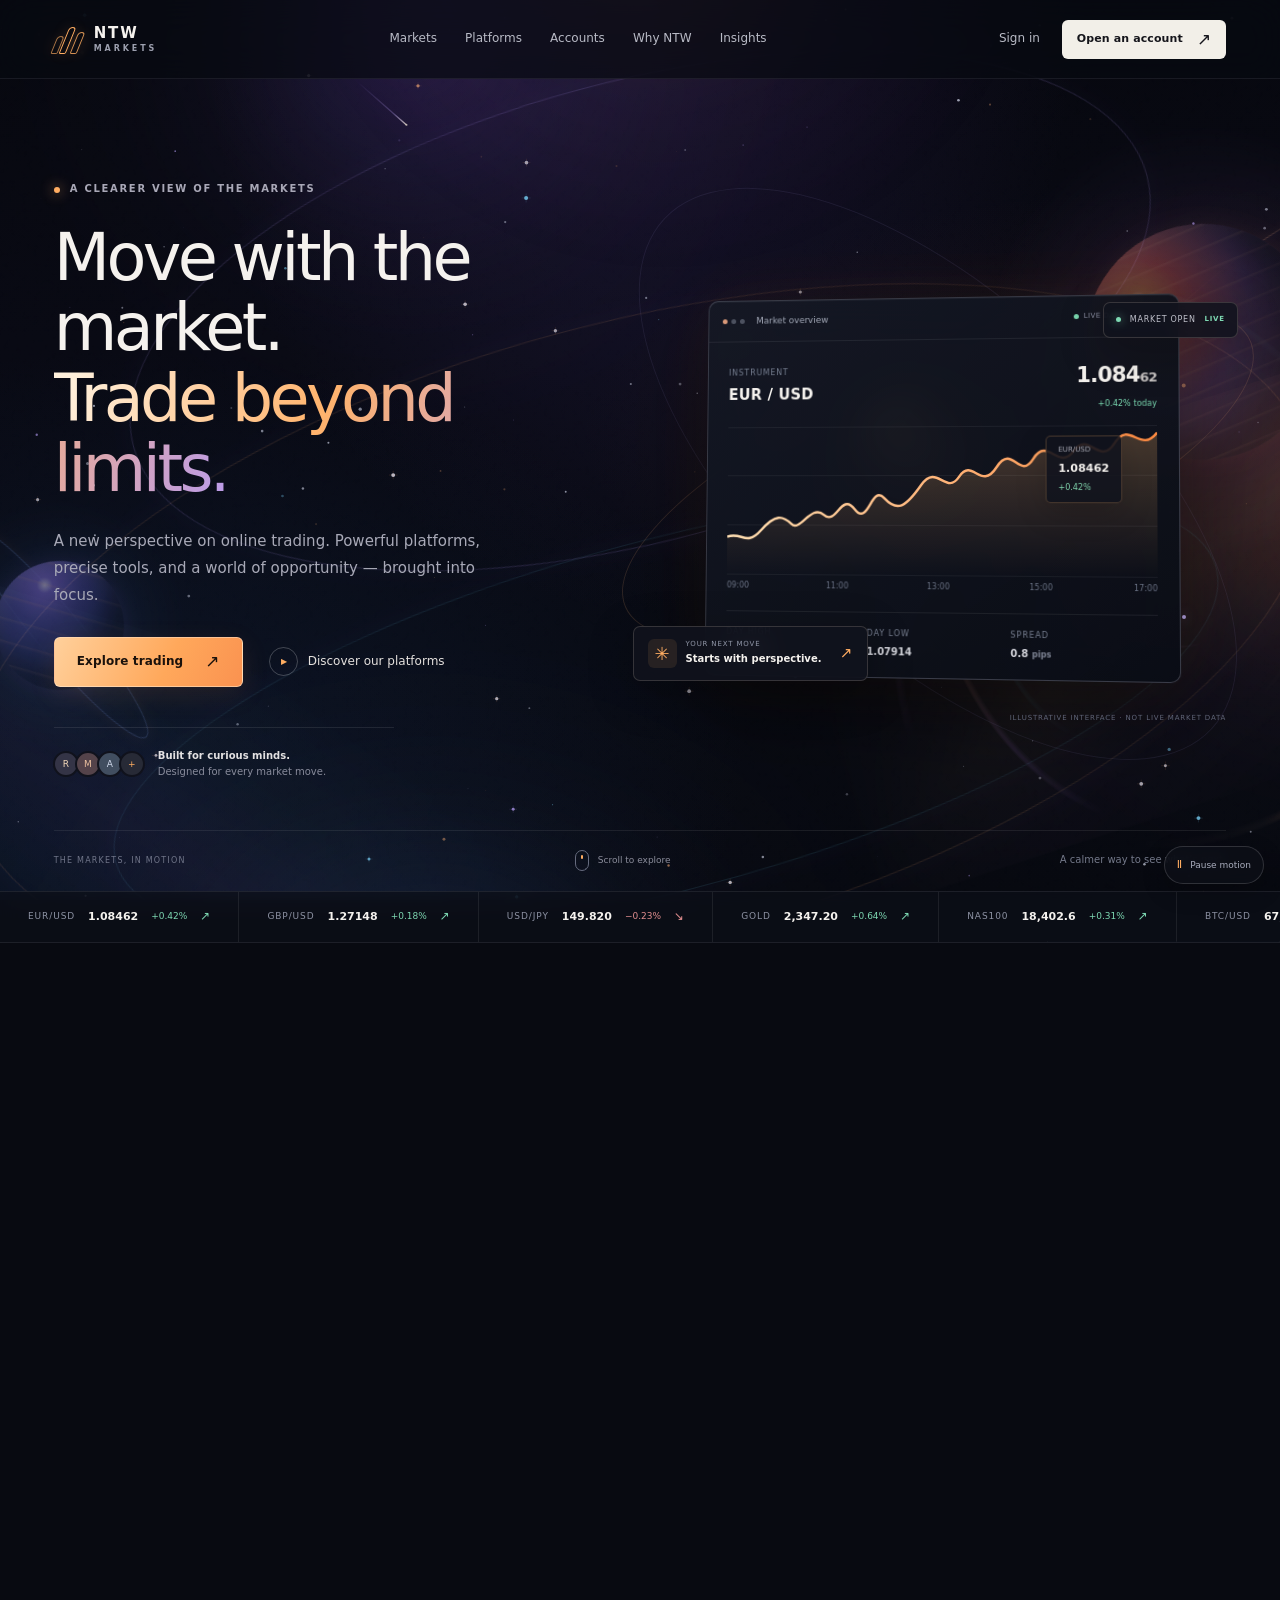
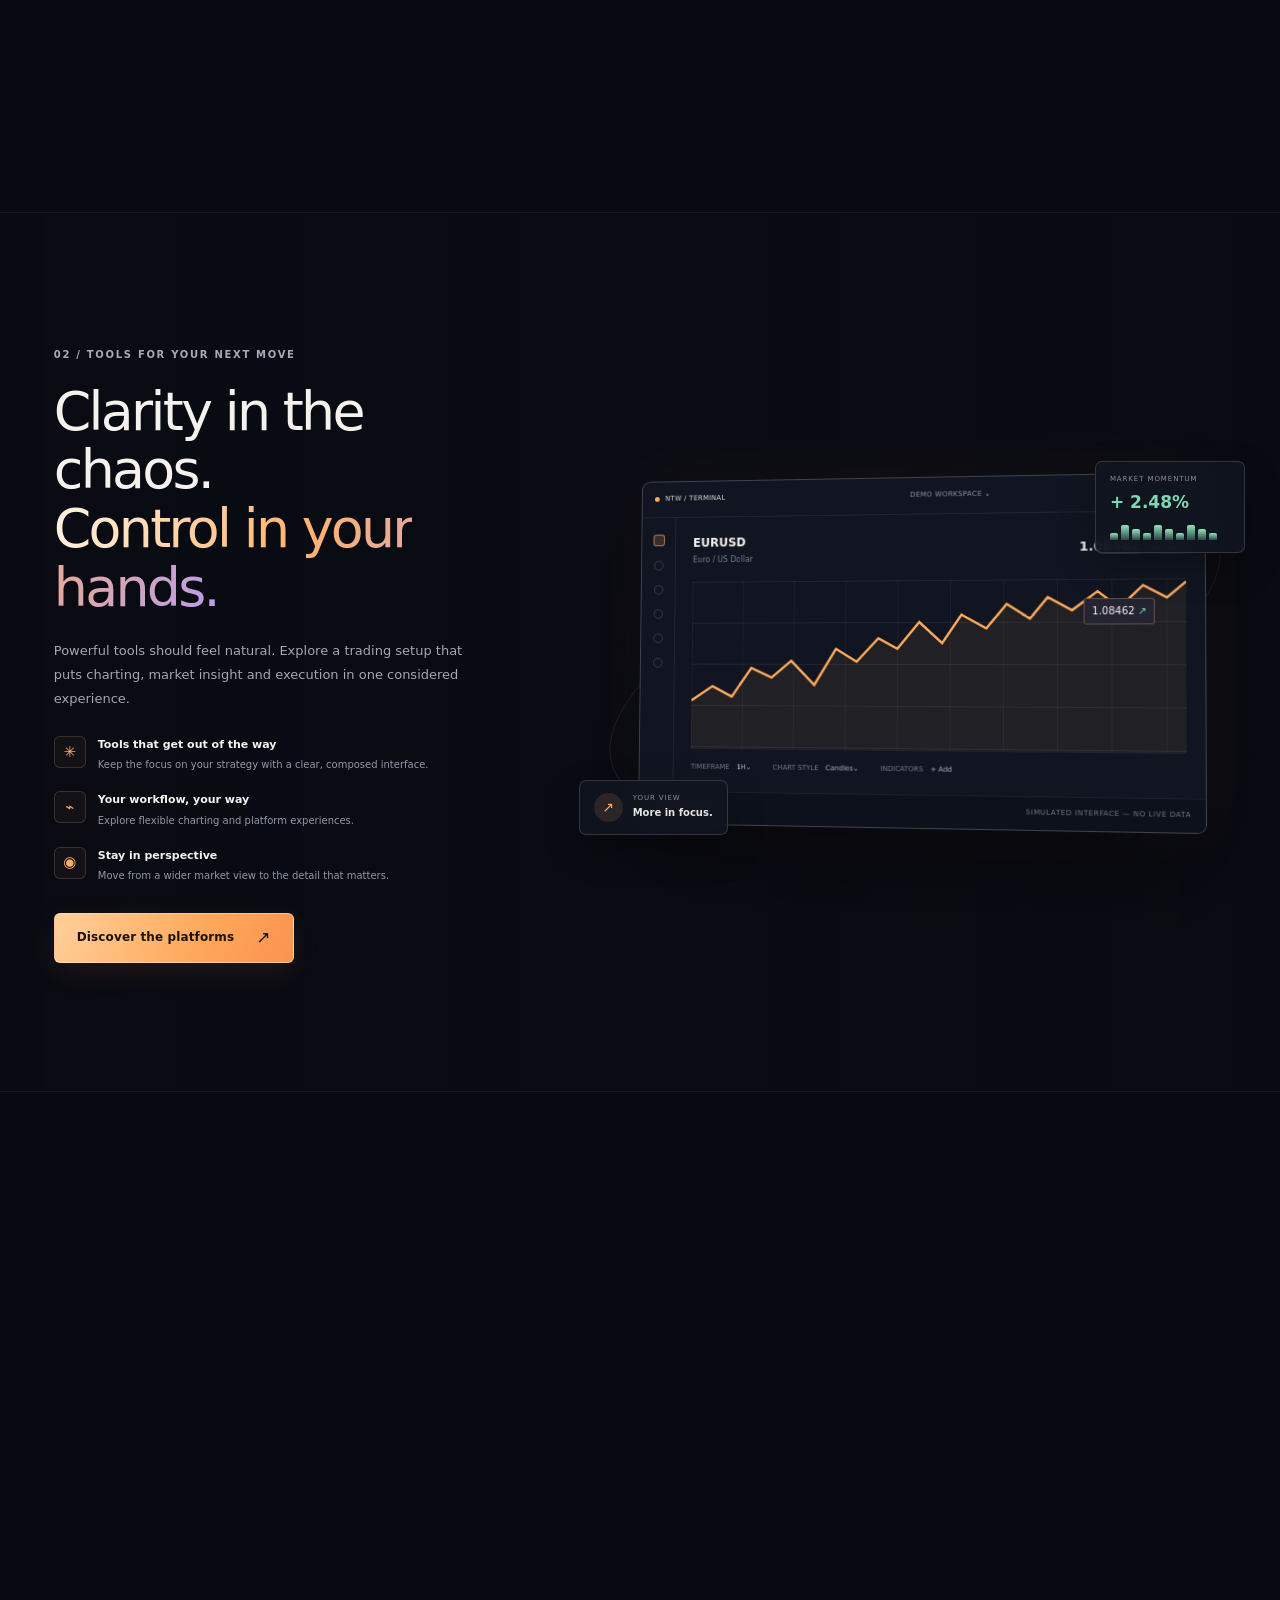
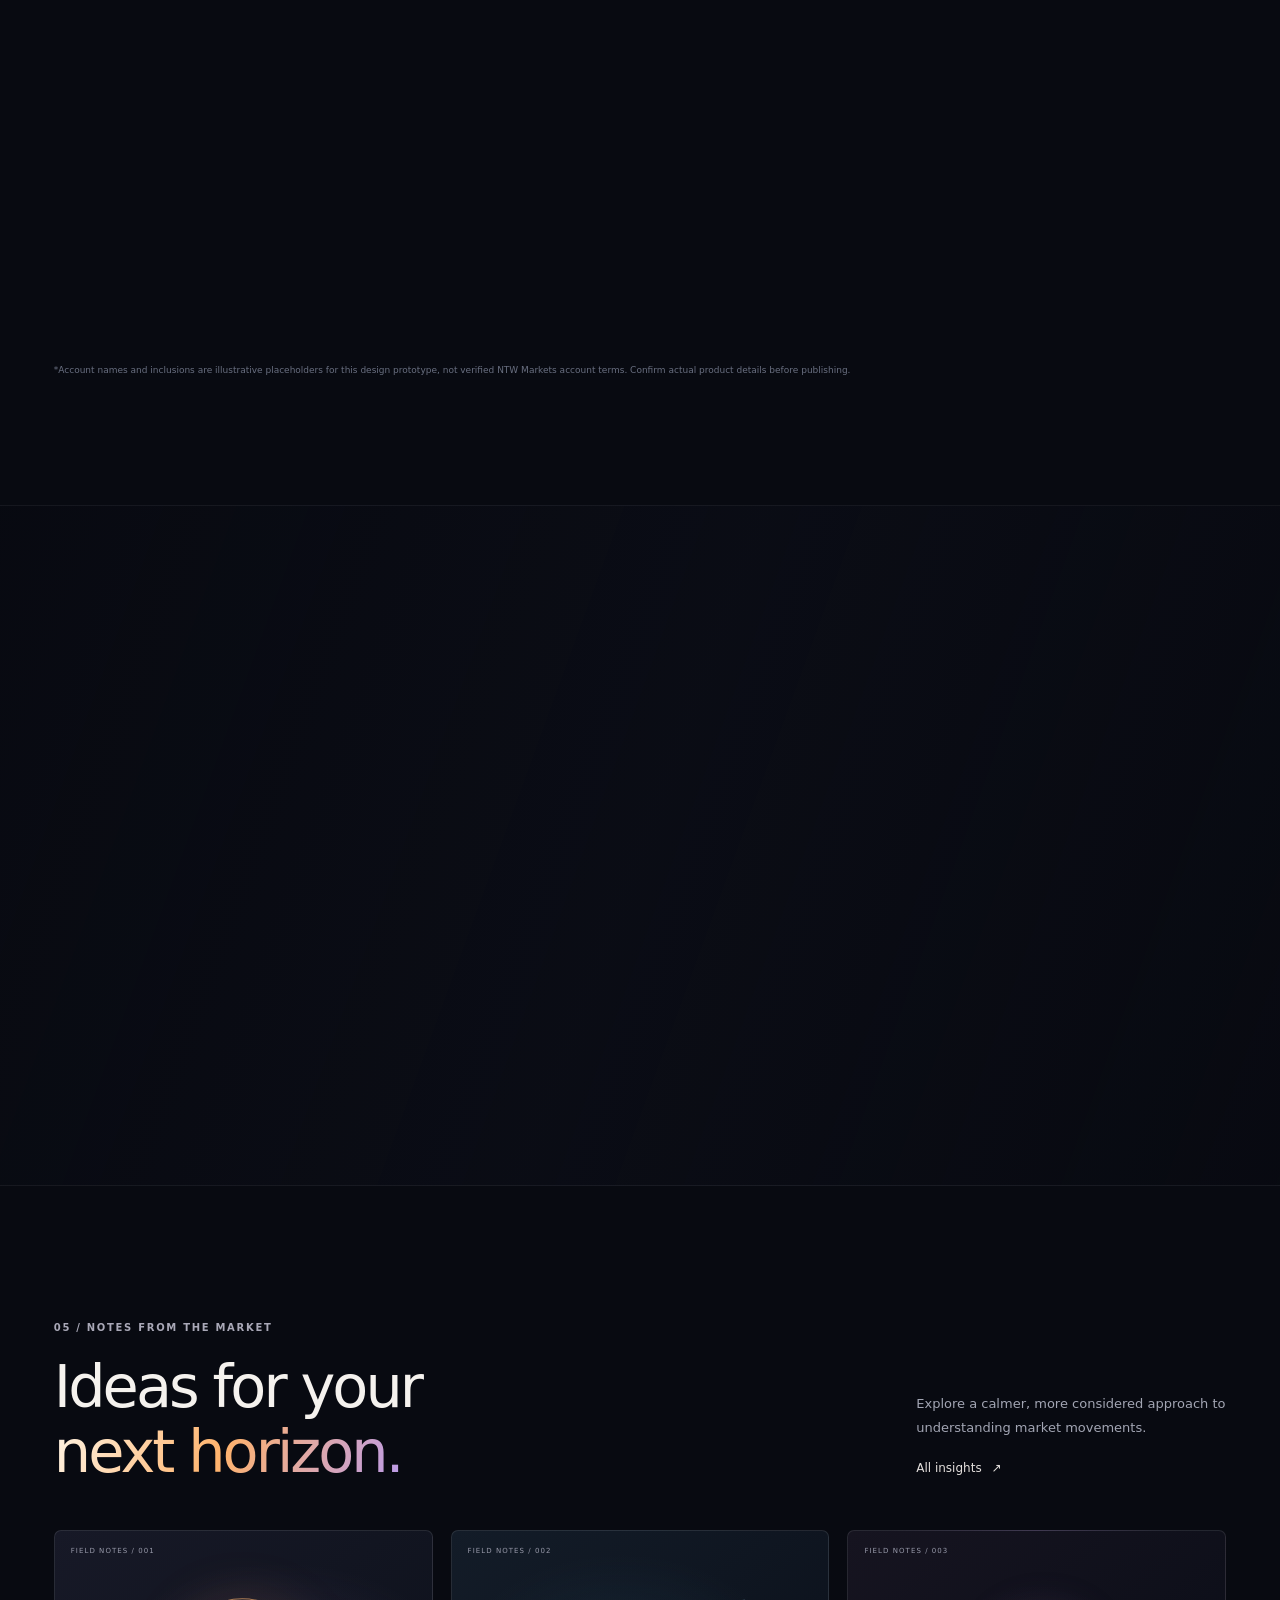
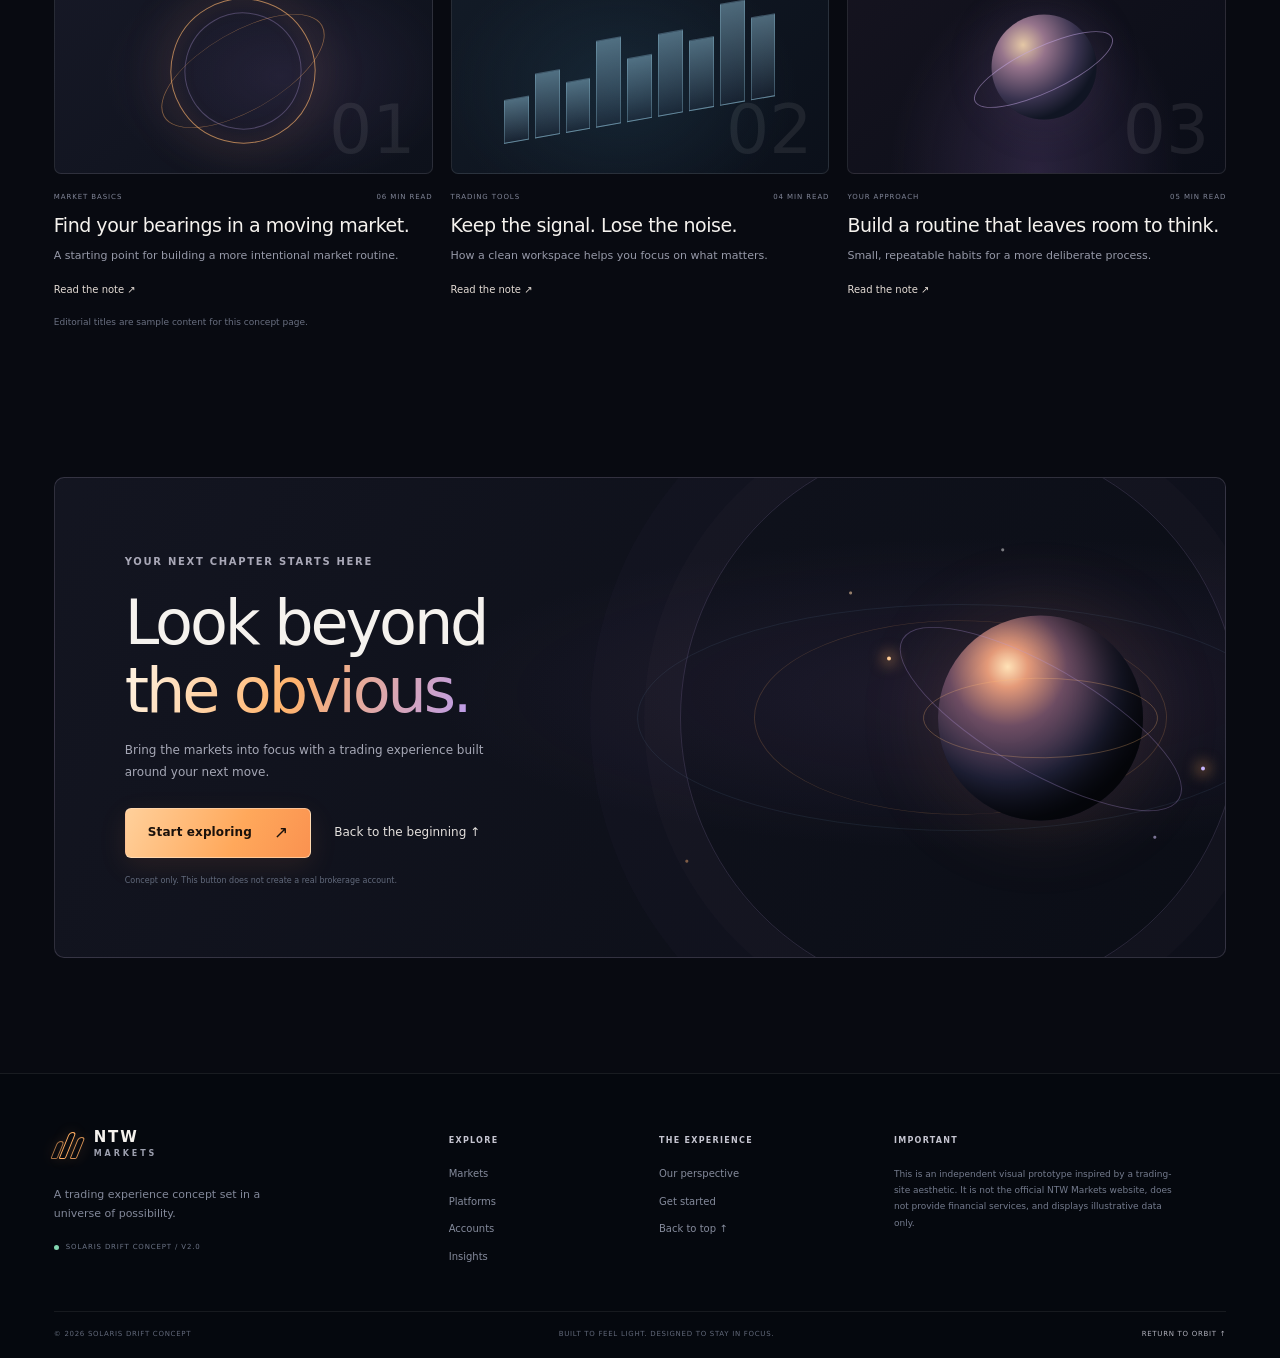
<file: index.html>
<!doctype html>
<html lang="en">
<head>
  <meta charset="utf-8">
  <meta name="viewport" content="width=device-width, initial-scale=1">
  <meta name="theme-color" content="#080a11">
  <meta name="description" content="Solaris Drift — an immersive, scroll-reactive cosmic trading website concept with responsive, performance-conscious motion.">
  <title>NTW Markets — Solaris Drift / Cosmic Motion</title>
  <style>
/* Solaris Drift — lightweight cosmic trading site concept */
:root{color-scheme:dark;--bg:#080a11;--bg-2:#0d1019;--panel:#111521;--panel-2:#151a26;--ink:#f5f2ee;--muted:#9c9eac;--subtle:#646a7b;--line:rgba(226,230,255,.12);--line-strong:rgba(226,230,255,.2);--amber:#ffad62;--amber-2:#ffc98e;--violet:#9a83ee;--cyan:#99d8eb;--green:#7ed9b3;--max:1200px;--ease:cubic-bezier(.22,.75,.2,1);--pad:clamp(20px,4.2vw,64px)}
*{box-sizing:border-box}html{scroll-behavior:smooth;scroll-padding-top:90px;background:var(--bg)}body{position:relative;isolation:isolate;margin:0;min-width:320px;background:var(--bg);color:var(--ink);font-family:Inter,ui-sans-serif,system-ui,-apple-system,BlinkMacSystemFont,"Segoe UI",sans-serif;font-size:15px;line-height:1.65;overflow-x:hidden}body.motion-paused *,body.motion-paused *::before,body.motion-paused *::after{animation-play-state:paused!important}body.motion-paused #starfield{opacity:.48}a{color:inherit;text-decoration:none}button{font:inherit}.container{width:min(calc(100% - var(--pad)*2),var(--max));margin-inline:auto}.cosmos{position:fixed;inset:0;z-index:-1;overflow:hidden;pointer-events:none;background:radial-gradient(ellipse at 48% 2%,rgba(33,35,65,.25),transparent 40%),linear-gradient(180deg,#080a11 0%,#090b13 48%,#080a11 100%)}.cosmos__canvas{position:absolute;inset:0;width:100%;height:100%;opacity:.85}.cosmos__wash{position:absolute;border-radius:50%;filter:blur(75px);opacity:.18;will-change:transform}.cosmos__wash--one{width:48vw;height:48vw;min-width:350px;min-height:350px;top:-24vw;left:8%;background:radial-gradient(circle,#45407b 0,rgba(56,50,100,.4) 32%,transparent 70%);animation:nebulaDrift 38s ease-in-out infinite alternate}.cosmos__wash--two{width:45vw;height:45vw;min-width:320px;min-height:320px;top:21%;right:-22vw;background:radial-gradient(circle,#76472f 0,rgba(94,49,43,.28) 33%,transparent 68%);opacity:.14;animation:nebulaDrift 48s ease-in-out -12s infinite alternate-reverse}.cosmos__wash--three{width:58vw;height:38vw;bottom:-25vw;left:2%;background:radial-gradient(ellipse,#28365f 0,rgba(26,39,67,.35) 38%,transparent 70%);opacity:.14;animation:nebulaDrift 55s ease-in-out -5s infinite alternate}.cosmos__solar-halo{position:absolute;width:660px;height:660px;max-width:75vw;max-height:75vw;top:-480px;left:50%;transform:translateX(-50%);background:radial-gradient(circle,rgba(255,163,91,.12) 0,rgba(219,126,73,.055) 21%,transparent 67%);filter:blur(15px)}.cosmos__orbit{position:absolute;left:50%;top:9%;width:min(82vw,1050px);height:min(36vw,460px);border:1px solid rgba(183,158,232,.07);border-radius:50%;transform:translateX(-50%) rotate(-15deg)}.cosmos__orbit--two{width:min(108vw,1400px);height:min(53vw,620px);top:31%;transform:translateX(-50%) rotate(20deg);border-color:rgba(255,180,115,.055)}.cosmos__orbit--three{width:min(90vw,1140px);height:min(29vw,350px);top:60%;transform:translateX(-50%) rotate(-7deg);border-color:rgba(125,192,224,.045)}.cosmos__grain{position:absolute;inset:0;opacity:.035;background-image:url("data:image/svg+xml,%3Csvg viewBox='0 0 180 180' xmlns='http://www.w3.org/2000/svg'%3E%3Cfilter id='n'%3E%3CfeTurbulence type='fractalNoise' baseFrequency='.85' numOctaves='3' stitchTiles='stitch'/%3E%3C/filter%3E%3Crect width='100%25' height='100%25' filter='url(%23n)' opacity='.36'/%3E%3C/svg%3E")}
@keyframes nebulaDrift{0%{transform:translate3d(-2%,0,0) scale(.98)}100%{transform:translate3d(3%,4%,0) scale(1.06)}}@keyframes orbitTurn{to{transform:rotate(360deg)}}@keyframes softFloat{0%,100%{transform:translateY(0)}50%{transform:translateY(-7px)}}@keyframes glowBreath{0%,100%{opacity:.56}50%{opacity:.94}}@keyframes ticker{to{transform:translateX(-50%)}}@keyframes pulse{0%,100%{box-shadow:0 0 0 0 rgba(126,217,179,.1)}50%{box-shadow:0 0 0 5px rgba(126,217,179,0)}}
.skip-link{position:fixed;left:12px;top:12px;z-index:99;padding:10px 14px;background:#fff;color:#111;border-radius:8px;transform:translateY(-150%)}.skip-link:focus{transform:none}.site-header{position:sticky;top:0;z-index:20;border-bottom:1px solid rgba(226,230,255,.08);background:rgba(8,10,17,.72);backdrop-filter:blur(18px);-webkit-backdrop-filter:blur(18px)}.header-inner{min-height:78px;display:flex;align-items:center;justify-content:space-between;gap:28px}.brand{display:inline-flex;align-items:center;gap:11px;flex-shrink:0}.brand__mark{width:29px;height:30px;display:flex;align-items:flex-end;gap:3px;position:relative}.brand__mark span{display:block;width:7px;border:1px solid var(--amber);border-radius:5px 5px 2px 2px;transform:skew(-22deg);box-shadow:0 0 13px rgba(255,173,98,.18)}.brand__mark span:nth-child(1){height:18px;opacity:.65}.brand__mark span:nth-child(2){height:27px}.brand__mark span:nth-child(3){height:22px;opacity:.82}.brand__word{font-size:15px;letter-spacing:.12em;font-weight:750;line-height:1.08}.brand__word>span{display:block;margin-top:4px;font-size:8px;letter-spacing:.36em;color:#9da0af;font-weight:600}.primary-nav{display:flex;align-items:center;gap:clamp(18px,2.2vw,32px)}.primary-nav>a,.sign-in{font-size:12px;color:#b9bbc6;transition:color .2s}.primary-nav>a:hover,.sign-in:hover{color:#fff}.header-actions{display:flex;align-items:center;gap:22px}.nav-toggle,.nav-mobile-cta{display:none}.button{display:inline-flex;align-items:center;justify-content:center;gap:22px;min-height:50px;padding:0 22px;border-radius:6px;font-size:12px;font-weight:700;letter-spacing:.01em;transition:transform .2s var(--ease),background .2s,border-color .2s,box-shadow .2s;white-space:nowrap}.button:hover{transform:translateY(-2px)}.button span{font-size:17px;font-weight:400;line-height:1}.button--small{min-height:39px;padding:0 15px;font-size:11px;gap:14px}.button--light{background:#f2efe8;color:#15151b}.button--light:hover{background:#fff;box-shadow:0 7px 28px rgba(255,255,255,.08)}.button--primary{color:#1a110b;background:linear-gradient(115deg,#ffd09b,#ffa85b 60%,#fa9250);border:1px solid rgba(255,230,202,.55);box-shadow:0 8px 28px rgba(255,151,76,.1)}.button--primary:hover{box-shadow:0 9px 32px rgba(255,151,76,.23)}.button--outline{border:1px solid var(--line-strong);color:#e9e7e6;background:rgba(255,255,255,.015)}.button--outline:hover{border-color:rgba(255,173,98,.55);background:rgba(255,173,98,.05)}.button--full{width:100%}.text-link{display:inline-flex;align-items:center;gap:10px;font-size:12px;color:#e4e0dd;transition:color .2s}.text-link:hover{color:var(--amber-2)}.play-icon{display:grid;place-items:center;width:29px;height:29px;border:1px solid rgba(255,255,255,.23);border-radius:50%;font-size:8px;color:var(--amber);padding-left:2px}.hero{position:relative;padding-top:clamp(62px,8vw,112px);padding-bottom:20px;min-height:620px}.hero-grid{display:grid;grid-template-columns:.96fr 1.04fr;gap:clamp(30px,5vw,72px);align-items:center;min-height:520px}.hero-copy{position:relative;z-index:2;padding-bottom:12px}.eyebrow,.section-kicker{font-size:10px;letter-spacing:.17em;text-transform:uppercase;color:#a9a8b7;font-weight:650}.eyebrow{display:flex;align-items:center;gap:10px;margin-bottom:24px}.eyebrow__pulse{width:6px;height:6px;border-radius:50%;background:var(--amber);box-shadow:0 0 13px rgba(255,173,98,.85);animation:glowBreath 2.8s ease-in-out infinite}.hero h1{font-size:clamp(42px,5.1vw,69px);font-weight:540;line-height:1.08;letter-spacing:-.055em;margin:0;max-width:650px}.hero h1 span,.section-heading h2 span,.platform-copy h2 span,.manifesto-copy h2 span,.cta-content h2 span{color:transparent;background:linear-gradient(110deg,#fff0dc 4%,#ffb36c 48%,#bd9ce6 98%);background-clip:text;-webkit-background-clip:text}.hero-lede{font-size:15px;line-height:1.8;color:#a8a9b7;max-width:470px;margin:24px 0 28px}.hero-actions{display:flex;align-items:center;gap:26px;flex-wrap:wrap}.hero-proof{display:flex;gap:13px;align-items:center;margin-top:40px;padding-top:20px;border-top:1px solid rgba(255,255,255,.09);max-width:340px}.proof-avatars{display:flex;padding-left:3px}.proof-avatars i{width:26px;height:26px;display:grid;place-items:center;border-radius:50%;margin-left:-4px;border:2px solid #10121c;background:#343446;color:#f4d8b9;font-style:normal;font-size:9px}.proof-avatars i:nth-child(2){background:#54434a;color:#ecc1a0}.proof-avatars i:nth-child(3){background:#414e60;color:#d0d9ec}.proof-avatars i:nth-child(4){background:#272a36;color:var(--amber)}.hero-proof>div:last-child{display:grid;gap:0}.hero-proof strong{font-size:10px;font-weight:650;color:#e3e1e2}.hero-proof span{font-size:10px;color:#888b9b}.hero-visual{position:relative;min-height:440px;display:grid;place-items:center;isolation:isolate;perspective:1000px}.visual-orbit{position:absolute;left:50%;top:47%;width:118%;height:50%;border:1px solid rgba(255,183,119,.15);border-radius:50%;transform:translate(-50%,-50%) rotate(-23deg);z-index:-1}.visual-orbit--b{width:130%;height:80%;transform:translate(-50%,-50%) rotate(43deg);border-color:rgba(166,152,223,.1)}.visual-star{position:absolute;width:4px;height:4px;background:#ffd4a4;border-radius:50%;box-shadow:0 0 14px 3px rgba(255,174,100,.45)}.visual-star--a{top:18%;left:15%}.visual-star--b{top:79%;right:7%;background:#c6b5ff;box-shadow:0 0 12px rgba(173,151,245,.55)}.visual-star--c{top:9%;right:17%;width:2px;height:2px}.planet-core{position:absolute;width:220px;height:220px;left:50%;top:49%;transform:translate(-50%,-50%);border-radius:50%;background:radial-gradient(circle at 31% 26%,rgba(255,236,206,.92) 0,rgba(255,180,102,.7) 7%,rgba(200,101,62,.32) 23%,rgba(83,55,81,.25) 38%,transparent 69%);filter:blur(1px);z-index:-1;opacity:.75}.planet-core__shine{position:absolute;inset:20%;border-radius:50%;background:radial-gradient(circle at 36% 30%,rgba(255,220,160,.34),rgba(228,126,79,.12) 38%,transparent 73%);animation:glowBreath 6s ease-in-out infinite}.planet-core__ring{position:absolute;width:150%;height:32%;left:-25%;top:45%;border:1px solid rgba(255,201,143,.2);border-radius:50%;transform:rotate(-24deg)}.trade-window{position:relative;width:min(100%,475px);background:linear-gradient(145deg,rgba(20,24,36,.94),rgba(9,12,20,.96));border:1px solid rgba(224,223,245,.2);border-radius:10px;box-shadow:0 28px 100px rgba(0,0,0,.52),0 0 70px rgba(255,146,69,.075),inset 0 1px 0 rgba(255,255,255,.045);overflow:hidden;transform:rotateY(-5deg) rotateX(2deg);backdrop-filter:blur(15px);-webkit-backdrop-filter:blur(15px)}.trade-window__top{height:42px;padding:0 14px;display:flex;align-items:center;gap:12px;border-bottom:1px solid rgba(255,255,255,.07);font-size:9px;color:#a3a8b7}.window-lights{display:flex;gap:4px}.window-lights i{display:block;width:5px;height:5px;border-radius:50%;background:#4c515f}.window-lights i:first-child{background:#da9979}.live-label{display:flex;align-items:center;gap:5px;margin-left:auto;font-size:7px;letter-spacing:.06em;color:#8c91a3}.live-label i{width:5px;height:5px;background:#79d5ad;border-radius:50%}.trade-window__body{padding:20px 21px 16px}.instrument-head{display:flex;justify-content:space-between;align-items:center}.instrument-head>div{display:grid;gap:4px}.instrument-head small,.mini-stats small{font-size:8px;color:#767e90;letter-spacing:.12em}.instrument-head strong{font-size:15px;font-weight:650;letter-spacing:.02em}.instrument-price{text-align:right}.instrument-price strong{font-size:21px;letter-spacing:-.04em}.instrument-price strong span{font-size:13px;color:#c8c4c3}.instrument-price .positive{display:block;color:#79d8b0;font-size:8px;letter-spacing:0}.chart-area{position:relative;height:150px;margin-top:15px;overflow:hidden}.chart-grid{position:absolute;inset:0;display:flex;flex-direction:column;justify-content:space-between}.chart-grid i{display:block;height:1px;width:100%;background:rgba(255,255,255,.055)}.chart-line{position:absolute;inset:0;width:100%;height:100%;overflow:visible}.chart-tooltip{position:absolute;right:8%;top:7%;display:grid;gap:3px;padding:8px 11px;border:1px solid rgba(255,180,105,.23);border-radius:5px;background:rgba(16,19,29,.89);box-shadow:0 9px 30px rgba(0,0,0,.18)}.chart-tooltip span{font-size:7px;color:#a5a6b1}.chart-tooltip strong{font-size:11px}.chart-tooltip small{font-size:8px;color:#80d4ad}.chart-range{display:flex;justify-content:space-between;margin-top:4px;color:#697184;font-size:8px}.mini-stats{display:grid;grid-template-columns:repeat(3,1fr);margin-top:19px;padding-top:14px;border-top:1px solid rgba(255,255,255,.07)}.mini-stats>div{display:grid;gap:4px}.mini-stats strong{font-size:10px;color:#d3d4db;font-weight:550}.mini-stats em{font-style:normal;font-size:8px;color:#7f8596}.float-chip{position:absolute;z-index:2;display:flex;align-items:center;gap:9px;background:rgba(16,19,29,.88);border:1px solid rgba(242,222,202,.17);border-radius:7px;box-shadow:0 12px 45px rgba(0,0,0,.25);backdrop-filter:blur(10px);-webkit-backdrop-filter:blur(10px);animation:softFloat 7s ease-in-out infinite}.float-chip--top{right:-2%;top:8%;padding:10px 12px;font-size:8px;letter-spacing:.09em;color:#c0c1cb;animation-delay:-1.8s}.chip-dot{width:5px;height:5px;background:var(--green);border-radius:50%;box-shadow:0 0 10px rgba(126,217,179,.8)}.float-chip--top b{color:var(--green);font-size:7px}.float-chip--bottom{left:-3%;bottom:6%;padding:12px 14px;min-width:235px;animation-delay:-4s}.spark-icon{display:grid;place-items:center;width:29px;height:29px;border-radius:6px;background:rgba(255,173,98,.1);color:var(--amber);font-size:18px}.float-chip--bottom>span:nth-child(2){display:grid;gap:0}.float-chip--bottom small{font-size:7px;letter-spacing:.12em;color:#9298a9}.float-chip--bottom strong{font-size:10px;font-weight:600}.chip-arrow{margin-left:auto;color:var(--amber)}.visual-caption{position:absolute;bottom:-17px;right:0;font-size:7px;letter-spacing:.12em;color:#606578}.hero-bottom{display:flex;align-items:center;justify-content:space-between;border-top:1px solid rgba(255,255,255,.08);padding-top:19px;margin-top:37px}.hero-bottom__label{font-size:8px;letter-spacing:.15em;color:#707589}.hero-bottom__note{font-size:10px;color:#74798a}.scroll-cue{display:flex;align-items:center;gap:9px;font-size:9px;color:#8b8d9b}.scroll-cue span{width:14px;height:21px;border:1px solid #666b7e;border-radius:10px;position:relative}.scroll-cue span:after{content:"";position:absolute;width:2px;height:4px;background:var(--amber);top:4px;left:5px;border-radius:2px;animation:scrollDot 2s ease-in-out infinite}@keyframes scrollDot{0%,100%{transform:translateY(0);opacity:1}70%{transform:translateY(5px);opacity:.2}}
.ticker-band{position:relative;overflow:hidden;border-top:1px solid rgba(255,255,255,.08);border-bottom:1px solid rgba(255,255,255,.08);background:rgba(13,16,25,.65);backdrop-filter:blur(10px)}.ticker-track{width:max-content;display:flex;align-items:center;animation:ticker 48s linear infinite}.ticker-band:hover .ticker-track{animation-play-state:paused}.ticker-item{display:flex;align-items:center;gap:13px;padding:15px 28px;border-right:1px solid rgba(255,255,255,.08);white-space:nowrap;font-variant-numeric:tabular-nums}.ticker-item span{font-size:9px;letter-spacing:.1em;color:#8e93a4}.ticker-item strong{font-size:11px;font-weight:600}.ticker-item em{font-size:9px;color:var(--green);font-style:normal}.ticker-item b{font-size:12px;font-weight:500;color:var(--green)}.ticker-item .negative{color:#e28f90}.ticker-disclaimer{position:absolute;right:0;bottom:0;transform:translateY(100%);font-size:7px;padding:2px 8px;color:#676d7e;background:#0d1019;border:1px solid rgba(255,255,255,.06);border-top:0}
.section{position:relative;padding:clamp(80px,10vw,142px) 0}.section--intro{padding-bottom:clamp(80px,9vw,126px)}.section-heading{margin-bottom:46px}.section-heading--split{display:flex;align-items:flex-end;justify-content:space-between;gap:40px}.section-heading h2,.platform-copy h2,.manifesto-copy h2,.cta-content h2{font-size:clamp(36px,4.6vw,59px);font-weight:530;line-height:1.09;letter-spacing:-.05em;margin:17px 0 0}.section-heading__aside{max-width:310px;padding-bottom:4px}.section-heading__aside p,.section-heading--center>p{margin:0 0 16px;color:#a2a5b3;font-size:13px;line-height:1.8}.section-heading--center{text-align:center;max-width:690px;margin:0 auto 48px}.section-heading--center>p{max-width:440px;margin:19px auto 0}.market-grid{display:grid;grid-template-columns:repeat(4,1fr);gap:14px}.market-card{position:relative;display:flex;flex-direction:column;min-height:400px;padding:22px 21px;border:1px solid rgba(226,230,255,.105);border-radius:8px;overflow:hidden;background:linear-gradient(155deg,rgba(22,26,40,.83),rgba(12,15,24,.86));transition:transform .3s var(--ease),border-color .3s,background .3s}.market-card:hover{transform:translateY(-5px);border-color:rgba(255,173,98,.3);background:linear-gradient(155deg,rgba(29,31,46,.9),rgba(13,15,24,.94))}.market-card--featured{border-color:rgba(255,173,98,.21)}.market-card__top{display:flex;align-items:center;justify-content:space-between;position:relative;z-index:2}.asset-symbol{display:grid;place-items:center;width:34px;height:34px;border:1px solid rgba(255,255,255,.13);border-radius:8px;font-size:12px;color:#f1d1a9;background:rgba(255,255,255,.035)}.asset-symbol--metal{color:#d7d7e5}.asset-symbol--index{color:#a9d4e7}.asset-symbol--crypto{color:#f3bd79}.card-arrow{font-size:17px;color:#8d91a2;transition:color .2s,transform .2s}.market-card:hover .card-arrow{color:var(--amber);transform:translate(2px,-2px)}.market-card__art{height:140px;position:relative;display:grid;place-items:center;overflow:hidden}.market-card__art--orbit:before,.market-card__art--index:before,.market-card__art--crypto:before{content:"";position:absolute;width:155px;height:155px;border:1px solid rgba(255,173,98,.19);border-radius:50%;transform:rotateX(62deg) rotate(-20deg);box-shadow:0 0 28px rgba(255,173,98,.04)}.market-card__art--orbit span{width:62px;height:62px;border-radius:50%;background:radial-gradient(circle at 33% 29%,#fff0d8 0,#ffb16d 10%,#804f55 45%,#282238 70%);box-shadow:0 0 36px rgba(255,157,84,.2)}.market-card__art--orbit i{position:absolute;width:122px;height:43px;border:1px solid rgba(255,200,146,.7);border-radius:50%;transform:rotate(-23deg)}.market-card__art--orbit b{position:absolute;width:6px;height:6px;background:#ffce9b;border-radius:50%;box-shadow:0 0 12px #ffb16d;left:calc(50% + 56px);top:calc(50% - 12px)}.market-card__art--metal span{width:77px;height:77px;border-radius:50%;background:radial-gradient(circle at 30% 25%,#fff4e0 0,#e8bd90 10%,#8e7b86 37%,#282b40 66%);box-shadow:0 0 35px rgba(210,184,162,.12);position:relative}.market-card__art--metal i{position:absolute;width:125px;height:38px;border:1px solid rgba(212,196,183,.45);border-radius:50%;transform:rotate(31deg)}.market-card__art--index span{position:absolute;width:122px;height:1px;background:linear-gradient(90deg,transparent,#9ccbe2,transparent);transform:rotate(-27deg)}.market-card__art--index i{position:absolute;width:90px;height:1px;background:linear-gradient(90deg,transparent,#d0adff,transparent);transform:rotate(35deg)}.market-card__art--index b{position:absolute;width:72px;height:72px;border:1px solid rgba(157,202,225,.48);border-radius:50%;box-shadow:0 0 25px rgba(130,180,215,.1)}.market-card__art--crypto span{position:absolute;width:68px;height:68px;border:1px solid rgba(255,186,108,.6);border-radius:50%;box-shadow:0 0 30px rgba(255,173,98,.1)}.market-card__art--crypto i{position:absolute;width:105px;height:35px;border:1px solid rgba(255,186,108,.55);border-radius:50%;transform:rotate(-42deg)}.market-card__content{margin-top:auto}.card-overline{font-size:7px;letter-spacing:.16em;color:#8a8e9f}.market-card h3{font-size:24px;font-weight:530;letter-spacing:-.03em;margin:5px 0 7px}.market-card p{font-size:11px;color:#a0a3b1;line-height:1.7;margin:0;min-height:58px}.market-card__link{display:flex;justify-content:space-between;align-items:center;margin-top:17px;padding-top:13px;border-top:1px solid rgba(255,255,255,.09);font-size:10px;color:#dedce0}.market-card__link b{font-size:15px;font-weight:400;color:var(--amber)}
.section--platforms{border-top:1px solid rgba(255,255,255,.06);border-bottom:1px solid rgba(255,255,255,.06);background:linear-gradient(90deg,rgba(10,12,20,.65),rgba(13,16,26,.34),rgba(10,12,20,.65))}.platform-layout{display:grid;grid-template-columns:.85fr 1.15fr;align-items:center;gap:clamp(40px,7vw,100px)}.platform-copy h2{font-size:clamp(35px,4.2vw,54px)}.platform-copy>p{margin:22px 0 25px;max-width:440px;font-size:13px;color:#a4a7b4;line-height:1.85}.platform-points{display:grid;gap:18px;margin-bottom:29px}.platform-points>div{display:flex;align-items:flex-start;gap:12px}.point-icon{display:grid;place-items:center;width:32px;height:32px;flex-shrink:0;border:1px solid rgba(255,173,98,.19);border-radius:6px;color:var(--amber);background:rgba(255,173,98,.045)}.platform-points>div>div{display:grid;gap:3px}.platform-points strong{font-size:11px;font-weight:650}.platform-points small{font-size:10px;line-height:1.6;color:#9398a8}.platform-art{min-height:435px;position:relative;display:grid;place-items:center;perspective:1200px}.platform-art__glow{position:absolute;width:70%;height:75%;border-radius:50%;background:radial-gradient(ellipse,rgba(255,165,94,.13),rgba(111,80,148,.07) 40%,transparent 70%);filter:blur(12px)}.platform-art__orbit{position:absolute;width:104%;height:56%;border:1px solid rgba(183,153,219,.14);border-radius:50%;transform:rotate(-21deg)}.platform-art__device{position:relative;width:100%;max-width:570px;border:1px solid rgba(228,226,250,.22);border-radius:9px;background:#101521;overflow:hidden;transform:rotateY(-7deg) rotateX(2deg);box-shadow:0 35px 100px rgba(0,0,0,.5),0 0 70px rgba(255,173,98,.06)}.device-top{height:37px;display:flex;align-items:center;justify-content:space-between;gap:12px;padding:0 13px;border-bottom:1px solid rgba(255,255,255,.075);font-size:7px;letter-spacing:.05em;color:#8f94a5}.device-brand{display:flex;align-items:center;gap:6px;color:#e0ddd9}.device-brand i{width:5px;height:5px;border-radius:50%;background:var(--amber)}.device-top b{font-weight:500;color:#d2d1da}.device-dot{width:5px;height:5px;border-radius:50%;background:#83d5b0}.device-content{display:grid;grid-template-columns:36px 1fr;min-height:280px}.device-sidebar{display:flex;align-items:center;flex-direction:column;gap:15px;padding:17px 0;border-right:1px solid rgba(255,255,255,.065)}.device-sidebar b,.device-sidebar i{display:block;width:12px;height:12px;border-radius:3px;border:1px solid #414858}.device-sidebar b{background:rgba(255,173,98,.17);border-color:rgba(255,173,98,.6)}.device-sidebar i{width:10px;height:10px;border-radius:50%;border-color:#373e4d}.device-main{padding:17px 18px}.device-instrument{display:flex;justify-content:space-between;align-items:center;gap:12px}.device-instrument>span{font-size:12px;font-weight:650}.device-instrument small{display:block;color:#777f90;font-size:8px;font-weight:400}.device-instrument strong{font-size:13px;font-weight:600}.device-instrument em{font-size:8px;color:var(--green);font-style:normal;margin-left:5px}.device-chart{height:170px;margin-top:16px;position:relative;overflow:hidden}.device-chart__grid{position:absolute;inset:0;background:repeating-linear-gradient(to bottom,rgba(255,255,255,.065) 0 1px,transparent 1px 42px),repeating-linear-gradient(to right,rgba(255,255,255,.04) 0 1px,transparent 1px 53px)}.device-chart svg{position:absolute;inset:0;width:100%;height:100%}.device-chart__price{position:absolute;right:6%;top:11%;font-size:10px;padding:4px 7px;background:#242433;border:1px solid rgba(255,173,98,.3);border-radius:3px}.device-chart__price span{color:var(--green)}.device-bottom{display:flex;gap:22px;align-items:center;padding-top:13px;border-top:1px solid rgba(255,255,255,.06);color:#73798a;font-size:7px}.device-bottom b{font-weight:500;color:#b3b6c4;margin-left:5px}.device-footer{display:flex;justify-content:space-between;padding:10px 14px;background:#0c111b;border-top:1px solid rgba(255,255,255,.06);font-size:7px;letter-spacing:.08em;color:#6f788b}.device-footer span:first-child{color:#82cda9}.device-float{position:absolute;padding:12px 14px;border:1px solid rgba(225,224,244,.16);border-radius:7px;background:rgba(17,21,32,.93);box-shadow:0 15px 35px rgba(0,0,0,.25);backdrop-filter:blur(8px);animation:softFloat 8s ease-in-out infinite}.device-float--one{right:-3%;top:6%;min-width:150px}.device-float small{display:block;font-size:7px;letter-spacing:.13em;color:#878e9e}.device-float strong{display:block;font-size:17px;font-weight:550;color:var(--green);margin:3px 0 7px}.device-float--one>span{display:flex;align-items:flex-end;gap:3px;height:17px}.device-float--one>span i{display:block;width:8px;background:linear-gradient(#94e4be,rgba(126,217,179,.25));border-radius:2px 2px 0 0}.device-float--one>span i:nth-child(3n+1){height:7px}.device-float--one>span i:nth-child(3n+2){height:15px}.device-float--one>span i:nth-child(3n){height:11px}.device-float--two{left:-4%;bottom:8%;display:flex;align-items:center;gap:10px;animation-delay:-3s}.float-round{display:grid;place-items:center;width:29px;height:29px;border-radius:50%;background:rgba(255,173,98,.12);color:var(--amber);font-size:14px}.device-float--two strong{font-size:10px;color:#e6e3e1;margin:0}
.section--accounts{padding-top:clamp(86px,10vw,138px)}.account-grid{display:grid;grid-template-columns:repeat(3,1fr);gap:15px;align-items:stretch}.account-card{position:relative;display:flex;flex-direction:column;min-height:420px;padding:25px 24px 22px;border:1px solid rgba(226,230,255,.12);border-radius:8px;background:linear-gradient(160deg,rgba(22,26,39,.82),rgba(12,15,23,.9));overflow:hidden}.account-card--featured{border-color:rgba(255,173,98,.35);background:linear-gradient(155deg,rgba(42,31,33,.82),rgba(15,16,26,.96));box-shadow:0 0 60px rgba(255,158,92,.055)}.account-card--featured:before{content:"";position:absolute;width:220px;height:220px;right:-110px;top:-120px;background:radial-gradient(circle,rgba(255,174,99,.15),transparent 68%);pointer-events:none}.account-card__eyebrow{display:flex;align-items:center;justify-content:space-between;color:#757b8d;font-size:9px;letter-spacing:.14em}.account-tag{font-size:7px;letter-spacing:.1em;color:#9c9eac;padding:5px 7px;border:1px solid rgba(255,255,255,.1);border-radius:3px}.account-tag--glow{color:#ffcb99;border-color:rgba(255,173,98,.26);background:rgba(255,173,98,.05)}.account-icon{display:grid;place-items:center;width:45px;height:45px;margin-top:23px;border-radius:10px;border:1px solid rgba(255,255,255,.11);font-size:23px;color:#e8c8a3;background:rgba(255,255,255,.025)}.account-icon--prime{color:var(--amber);border-color:rgba(255,173,98,.3);background:rgba(255,173,98,.06)}.account-icon--pro{color:#b6b0fa}.account-card h3{font-size:25px;font-weight:520;letter-spacing:-.04em;margin:15px 0 5px}.account-card>p{margin:0 0 22px;max-width:300px;min-height:50px;color:#9b9eac;font-size:11px;line-height:1.7}.account-detail{display:flex;align-items:center;justify-content:space-between;gap:12px;padding:11px 0;border-top:1px solid rgba(255,255,255,.07);font-size:10px;color:#999eac}.account-detail b{font-size:10px;color:#d6d4d5;font-weight:550}.account-card>.button{margin-top:auto}.fine-print{font-size:9px;line-height:1.6;color:#696f80;margin:17px 0 0}.section--manifesto{overflow:hidden;padding-top:clamp(90px,11vw,150px);padding-bottom:clamp(90px,11vw,150px);border-top:1px solid rgba(255,255,255,.05);border-bottom:1px solid rgba(255,255,255,.06);background:linear-gradient(110deg,rgba(9,11,19,.3),rgba(13,15,25,.55),rgba(9,11,19,.2))}.manifesto-layout{display:grid;grid-template-columns:1fr 1fr;gap:clamp(35px,10vw,130px);align-items:center}.manifesto-orb{position:relative;min-height:380px;display:grid;place-items:center}.manifesto-orb__outer{position:absolute;width:min(100%,410px);aspect-ratio:1;border-radius:50%;border:1px solid rgba(173,156,226,.17);box-shadow:inset 0 0 70px rgba(120,95,180,.04)}.manifesto-orb__middle{position:absolute;width:78%;aspect-ratio:1;border-radius:50%;border:1px solid rgba(255,173,98,.24);transform:rotate(-25deg) scaleY(.53);box-shadow:0 0 30px rgba(255,173,98,.035)}.manifesto-orb__planet{position:relative;width:175px;aspect-ratio:1;border-radius:50%;background:radial-gradient(circle at 31% 25%,#ffe1bd 0,#db8a69 9%,#6a4657 28%,#292844 54%,#0d1022 73%);box-shadow:inset -25px -10px 38px rgba(0,0,0,.55),0 0 75px rgba(191,122,103,.16)}.manifesto-orb__planet:before{content:"";position:absolute;inset:-7px;border:1px solid rgba(255,201,143,.3);border-radius:50%;filter:blur(.2px)}.manifesto-orb__planet span{position:absolute;width:35%;height:8%;left:8%;top:24%;border-radius:50%;background:rgba(255,235,211,.3);filter:blur(12px);transform:rotate(-28deg)}.manifesto-star{position:absolute;width:4px;height:4px;background:#ffc98e;border-radius:50%;box-shadow:0 0 14px 2px rgba(255,186,113,.65)}.manifesto-star--one{top:21%;left:22%}.manifesto-star--two{right:10%;top:44%;background:#c9baff}.manifesto-star--three{bottom:14%;left:24%;width:2px;height:2px}.manifesto-copy h2{font-size:clamp(42px,5vw,64px);margin:18px 0 22px}.manifesto-copy>p{max-width:430px;color:#a5a7b4;font-size:13px;line-height:1.9;margin:0 0 24px}
.section--insights{padding-bottom:clamp(86px,10vw,138px)}.insight-grid{display:grid;grid-template-columns:repeat(3,1fr);gap:18px}.insight-card{display:flex;flex-direction:column;min-width:0}.insight-visual{position:relative;aspect-ratio:1.55;overflow:hidden;border-radius:7px;border:1px solid rgba(255,255,255,.1);background:radial-gradient(ellipse at 60% 60%,rgba(70,57,96,.35),transparent 55%),linear-gradient(140deg,#171927,#0d111b);transition:border-color .25s}.insight-card:hover .insight-visual{border-color:rgba(255,173,98,.35)}.insight-visual>span{position:absolute;left:16px;top:15px;font-size:7px;letter-spacing:.15em;color:#989aaa}.insight-visual>b{position:absolute;right:16px;bottom:9px;font-size:68px;line-height:1;font-weight:350;color:rgba(255,255,255,.08)}.insight-rings{position:absolute;width:145px;height:145px;left:50%;top:58%;transform:translate(-50%,-50%) rotate(-30deg);border-radius:50%;border:1px solid rgba(255,180,110,.65);box-shadow:0 0 55px rgba(255,160,95,.13),inset 0 0 25px rgba(255,160,95,.1)}.insight-rings:before,.insight-rings:after{content:"";position:absolute;inset:13px;border-radius:50%;border:1px solid rgba(191,167,234,.3)}.insight-rings:after{inset:-20px;transform:scaleY(.43);border-color:rgba(255,173,98,.43)}.insight-visual--two{background:radial-gradient(ellipse at 45% 65%,rgba(33,64,83,.4),transparent 60%),linear-gradient(140deg,#131c28,#0b101a)}.insight-bars{position:absolute;left:14%;right:14%;bottom:22%;height:45%;display:flex;align-items:flex-end;gap:6px;transform:skewY(-10deg)}.insight-bars i{flex:1;border:1px solid rgba(150,202,224,.3);background:linear-gradient(180deg,rgba(154,207,232,.45),rgba(111,141,190,.08));height:40%}.insight-bars i:nth-child(2){height:60%}.insight-bars i:nth-child(3){height:47%}.insight-bars i:nth-child(4){height:80%}.insight-bars i:nth-child(5){height:59%}.insight-bars i:nth-child(6){height:76%}.insight-bars i:nth-child(7){height:65%}.insight-bars i:nth-child(8){height:94%}.insight-bars i:nth-child(9){height:76%}.insight-visual--three{background:radial-gradient(ellipse at 50% 100%,rgba(100,75,133,.33),transparent 55%),linear-gradient(140deg,#161420,#0a0d17)}.insight-moon{position:absolute;width:105px;height:105px;left:52%;top:56%;transform:translate(-50%,-50%);border-radius:50%;background:radial-gradient(circle at 30% 29%,#e4c7a5 0,#95738b 22%,#39334f 52%,#101523 72%);box-shadow:0 0 50px rgba(155,120,173,.15)}.insight-moon:after{content:"";position:absolute;width:150px;height:44px;left:-24px;top:32px;border:1px solid rgba(198,168,232,.5);border-radius:50%;transform:rotate(-25deg)}.insight-meta{display:flex;align-items:center;justify-content:space-between;margin-top:18px;font-size:7px;letter-spacing:.13em;color:#818698}.insight-card h3{font-size:19px;font-weight:520;line-height:1.32;letter-spacing:-.025em;margin:9px 0}.insight-card p{font-size:11px;color:#9699a8;line-height:1.7;margin:0}.insight-link{display:inline-flex;align-items:center;gap:9px;margin-top:16px;font-size:10px;color:#e4dcd5}.insight-link::first-letter{color:var(--amber)}.insight-card:hover .insight-link{color:var(--amber)}
.section--cta{padding-top:20px;padding-bottom:clamp(80px,9vw,130px)}.cta-panel{min-height:415px;position:relative;overflow:hidden;border:1px solid rgba(233,219,250,.16);border-radius:10px;background:radial-gradient(ellipse at 80% 45%,rgba(99,69,122,.2),transparent 42%),linear-gradient(118deg,rgba(20,22,34,.96),rgba(11,14,23,.95));display:flex;align-items:center;padding:clamp(28px,6vw,70px)}.cta-content{position:relative;z-index:2;max-width:500px}.cta-content h2{font-size:clamp(42px,5vw,62px);margin:16px 0}.cta-content p{max-width:390px;color:#a5a7b5;font-size:12px;line-height:1.8;margin:0 0 24px}.cta-content small{display:block;color:#626a7c;font-size:8px;margin-top:16px}.cta-content .hero-actions{gap:23px}.cta-orbit{position:absolute;width:560px;height:560px;right:-15px;top:50%;transform:translateY(-50%);border-radius:50%;border:1px solid rgba(197,169,232,.16);box-shadow:0 0 0 36px rgba(175,146,213,.018),0 0 0 90px rgba(175,146,213,.014)}.cta-orbit:before,.cta-orbit:after{content:"";position:absolute;inset:13%;border-radius:50%;border:1px solid rgba(255,173,98,.18);transform:scaleY(.47) rotate(-25deg)}.cta-orbit:after{inset:-8%;border-color:rgba(132,180,219,.12);transform:scaleY(.35) rotate(28deg)}.cta-planet{position:absolute;right:7%;top:50%;transform:translateY(-50%);width:205px;height:205px;border-radius:50%;background:radial-gradient(circle at 34% 25%,#ffe2b7 0,#e49a79 10%,#6e4d63 29%,#22243d 56%,#0b0e19 75%);box-shadow:inset -32px -20px 45px rgba(0,0,0,.65),0 0 85px rgba(207,133,99,.16)}.cta-planet:before{content:"";position:absolute;inset:-15px;border-radius:50%;border:1px solid rgba(255,185,115,.35);transform:scaleY(.34) rotate(-25deg)}.cta-planet:after{content:"";position:absolute;width:155%;height:50%;left:-28%;top:25%;border-radius:50%;border:1px solid rgba(182,154,225,.3);transform:rotate(30deg)}.cta-planet i,.cta-planet b{position:absolute;width:4px;height:4px;border-radius:50%;background:#ffca94;box-shadow:0 0 14px 4px rgba(255,173,98,.5)}.cta-planet i{left:-25%;top:20%}.cta-planet b{right:-30%;bottom:24%;background:#c6b4ff}.cta-stars{position:absolute;inset:0;background-image:radial-gradient(circle at 68% 24%,rgba(255,214,169,.85) 0 1px,transparent 2px),radial-gradient(circle at 94% 75%,rgba(213,199,255,.85) 0 1px,transparent 2px),radial-gradient(circle at 81% 15%,rgba(255,255,255,.7) 0 1px,transparent 2px),radial-gradient(circle at 54% 80%,rgba(255,180,110,.7) 0 1px,transparent 2px);opacity:.65}
.site-footer{border-top:1px solid rgba(255,255,255,.08);background:rgba(6,8,14,.65);padding-top:55px}.footer-main{display:grid;grid-template-columns:1.45fr .7fr .8fr 1.35fr;gap:38px;padding-bottom:46px}.footer-brand>p{max-width:220px;margin:18px 0;color:#83899a;font-size:11px;line-height:1.8}.footer-status{display:flex;align-items:center;gap:7px;font-size:7px;letter-spacing:.12em;color:#6c7486}.footer-status i{width:5px;height:5px;border-radius:50%;background:#83d5b0}.footer-col{display:flex;flex-direction:column;align-items:flex-start;gap:11px}.footer-col h4{font-size:8px;letter-spacing:.16em;color:#c5c5d0;margin:5px 0 8px}.footer-col>a{font-size:10px;color:#858b9c;transition:color .2s}.footer-col>a:hover{color:var(--amber)}.footer-col--note p{font-size:9px;line-height:1.8;color:#747b8d;margin:0;max-width:290px}.footer-bottom{display:flex;align-items:center;justify-content:space-between;gap:20px;padding:17px 0;border-top:1px solid rgba(255,255,255,.07);font-size:7px;letter-spacing:.1em;color:#62697a}.footer-bottom a{color:#b1b2bd}.footer-bottom a:hover{color:var(--amber)}.motion-toggle{position:fixed;right:16px;bottom:16px;z-index:18;display:flex;align-items:center;gap:8px;padding:9px 12px;background:rgba(12,15,23,.85);color:#a9adbd;border:1px solid rgba(255,255,255,.15);border-radius:50px;font-size:9px;box-shadow:0 8px 25px rgba(0,0,0,.2);backdrop-filter:blur(8px);cursor:pointer;transition:color .2s,border-color .2s}.motion-toggle:hover{color:#fff;border-color:rgba(255,173,98,.4)}.motion-toggle__icon{font-size:11px;color:var(--amber)}.reveal{opacity:0;transform:translateY(18px);transition:opacity .65s var(--ease),transform .65s var(--ease)}.reveal.is-visible{opacity:1;transform:translateY(0)}.reveal--delay{transition-delay:.11s}
@media(min-width:1500px){.hero-grid{min-height:590px}.hero-visual{min-height:500px}.trade-window{max-width:520px}.hero h1{font-size:75px}}
@media(max-width:1050px){:root{--pad:clamp(22px,4vw,42px)}.primary-nav{gap:17px}.primary-nav>a{font-size:11px}.header-actions{gap:14px}.hero-grid{grid-template-columns:1fr 1fr;gap:25px}.hero h1{font-size:clamp(40px,5vw,57px)}.hero-visual{min-height:390px}.trade-window{width:100%}.float-chip--top{right:-1%}.float-chip--bottom{left:-1%}.market-grid{grid-template-columns:repeat(2,1fr)}.market-card{min-height:375px}.platform-layout{gap:42px}.device-float--one{right:-1%}.device-float--two{left:-1%}.footer-main{gap:25px;grid-template-columns:1.2fr .7fr .8fr 1.2fr}}
@media(max-width:780px){html{scroll-padding-top:74px}.header-inner{min-height:70px;gap:12px}.nav-toggle{display:flex;flex-direction:column;gap:5px;align-items:center;justify-content:center;width:40px;height:40px;margin-left:auto;border:1px solid rgba(255,255,255,.15);border-radius:6px;background:rgba(255,255,255,.025);cursor:pointer}.nav-toggle span{width:16px;height:1px;background:#e9e6e1;transition:transform .2s}.nav-toggle[aria-expanded=true] span:first-child{transform:translateY(3px) rotate(45deg)}.nav-toggle[aria-expanded=true] span:last-child{transform:translateY(-3px) rotate(-45deg)}.primary-nav{display:none;position:absolute;top:69px;left:0;right:0;padding:18px var(--pad) 22px;background:rgba(9,11,18,.97);border-bottom:1px solid var(--line);flex-direction:column;align-items:stretch;gap:0;backdrop-filter:blur(18px)}.primary-nav.is-open{display:flex}.primary-nav>a{padding:12px 0;border-bottom:1px solid rgba(255,255,255,.07);font-size:13px}.primary-nav .nav-mobile-cta{display:flex;justify-content:space-between;color:var(--amber);border-bottom:0;padding-top:17px}.header-actions{display:none}.hero{padding-top:56px;min-height:0}.hero-grid{grid-template-columns:1fr;gap:8px}.hero-copy{max-width:680px}.hero h1{font-size:clamp(42px,8.5vw,66px)}.hero-lede{max-width:560px}.hero-visual{min-height:430px;margin:3px 0 20px}.trade-window{width:min(100%,550px)}.visual-orbit{width:100%;height:53%}.visual-orbit--b{width:110%;height:80%}.float-chip--top{right:3%;top:5%}.float-chip--bottom{left:2%;bottom:5%}.hero-bottom{margin-top:5px}.hero-bottom__note{display:none}.section-heading--split{align-items:flex-start;flex-direction:column;gap:18px}.section-heading__aside{max-width:520px}.section-heading{margin-bottom:34px}.platform-layout{grid-template-columns:1fr}.platform-copy{max-width:630px}.platform-art{min-height:420px;margin-top:5px}.platform-art__device{max-width:620px}.platform-art__orbit{width:95%}.account-card{padding:22px 20px}.manifesto-layout{grid-template-columns:1fr;gap:18px}.manifesto-orb{min-height:310px;order:2}.manifesto-orb__outer{max-width:310px}.manifesto-orb__planet{width:140px}.manifesto-copy{order:1}.manifesto-copy h2{font-size:clamp(40px,7vw,58px)}.footer-main{grid-template-columns:1fr 1fr;gap:32px}.footer-brand{grid-column:1/-1}.footer-col--note{grid-column:1/-1}.footer-col--note p{max-width:550px}.cta-planet{right:0;opacity:.55}.cta-orbit{right:-220px;opacity:.65}.cta-content{max-width:480px}.insight-grid{gap:13px}.insight-card h3{font-size:17px}}
@media(max-width:560px){:root{--pad:20px}.brand__word{font-size:13px}.hero{padding-top:47px}.eyebrow{font-size:8px;margin-bottom:19px}.hero h1{font-size:clamp(39px,11vw,52px);line-height:1.08}.hero-lede{font-size:13px;line-height:1.75;margin:19px 0 23px}.hero-actions{gap:17px}.button{min-height:47px;padding:0 16px;gap:13px}.hero-actions .text-link{font-size:10px}.hero-proof{margin-top:27px;padding-top:17px}.hero-visual{min-height:310px;margin-top:10px}.trade-window{max-width:100%;border-radius:7px}.trade-window__top{height:34px;padding:0 9px;gap:8px}.live-label{font-size:6px}.trade-window__body{padding:13px 12px 12px}.instrument-head strong{font-size:13px}.instrument-price strong{font-size:18px}.chart-area{height:110px;margin-top:12px}.chart-tooltip{right:4%;padding:5px 7px}.mini-stats{margin-top:14px;padding-top:10px}.float-chip--top{right:-1%;top:-1%;padding:7px 8px;font-size:7px}.float-chip--bottom{left:-1%;bottom:-1%;min-width:195px;padding:8px 10px}.float-chip--bottom strong{font-size:9px}.float-chip--bottom small{font-size:6px}.spark-icon{width:24px;height:24px}.visual-caption{bottom:-19px;font-size:6px}.hero-bottom{padding-top:14px;margin-top:18px}.hero-bottom__label{font-size:7px}.scroll-cue{font-size:8px}.scroll-cue span{width:12px;height:18px}.ticker-item{gap:9px;padding:13px 17px}.ticker-item span{font-size:8px}.ticker-item strong{font-size:10px}.ticker-track{animation-duration:55s}.section{padding:76px 0}.section-heading h2,.platform-copy h2{font-size:clamp(35px,9.3vw,47px)}.section-kicker{font-size:8px}.section-heading__aside p,.platform-copy>p,.manifesto-copy>p{font-size:12px}.market-grid{grid-template-columns:1fr 1fr;gap:10px}.market-card{padding:15px 13px;min-height:330px}.market-card__art{height:105px}.market-card__art--orbit span{width:48px;height:48px}.market-card__art--orbit i{width:95px;height:35px}.market-card__art--metal span{width:60px;height:60px}.market-card__art--metal i{width:100px}.market-card__art--index b{width:55px;height:55px}.market-card__art--crypto span{width:54px;height:54px}.market-card__art--crypto i{width:85px}.market-card h3{font-size:21px}.market-card p{font-size:10px;min-height:68px}.market-card__link{font-size:9px;margin-top:12px}.card-overline{font-size:6px;letter-spacing:.1em}.asset-symbol{width:30px;height:30px}.platform-art{min-height:310px;margin-top:5px}.platform-art__device{border-radius:7px;transform:none}.device-top{height:32px;padding:0 8px;font-size:6px;gap:6px}.device-content{grid-template-columns:27px 1fr;min-height:230px}.device-sidebar{gap:13px;padding-top:14px}.device-sidebar b{width:10px;height:10px}.device-sidebar i{width:8px;height:8px}.device-main{padding:13px 10px}.device-instrument>span{font-size:10px}.device-instrument small{font-size:7px}.device-instrument strong{font-size:10px}.device-instrument em{font-size:7px}.device-chart{height:130px;margin-top:13px}.device-bottom{gap:9px;font-size:6px;flex-wrap:wrap}.device-bottom b{margin-left:2px}.device-footer{padding:8px;font-size:5px}.device-float{padding:9px 10px}.device-float--one{top:0;right:-2%;min-width:112px}.device-float small{font-size:6px}.device-float strong{font-size:14px}.device-float--one>span{height:12px}.device-float--one>span i{width:6px}.device-float--two{left:-1%;bottom:4%;gap:7px}.float-round{width:23px;height:23px}.device-float--two strong{font-size:8px}.account-grid{grid-template-columns:1fr;gap:12px}.account-card{min-height:0;padding:22px}.account-card>p{min-height:0;margin-bottom:18px}.account-card>.button{margin-top:20px}.section-heading--center{margin-bottom:34px}.manifesto-orb{min-height:260px}.manifesto-orb__outer{max-width:260px}.manifesto-orb__planet{width:115px}.manifesto-copy h2{font-size:clamp(40px,11vw,54px)}.insight-grid{grid-template-columns:1fr;gap:31px}.insight-visual{aspect-ratio:1.85}.insight-card h3{font-size:20px}.insight-meta{margin-top:13px}.cta-panel{min-height:430px;padding:28px 22px;align-items:flex-start}.cta-content{max-width:100%}.cta-content h2{font-size:47px}.cta-content p{max-width:300px}.cta-content .hero-actions{align-items:flex-start;flex-direction:column;gap:16px}.cta-planet{width:115px;height:115px;top:auto;bottom:-24px;right:-4px;transform:none;opacity:.37}.cta-orbit{width:330px;height:330px;top:auto;bottom:-100px;right:-120px;transform:none;opacity:.5}.footer-main{grid-template-columns:1fr 1fr;gap:27px 22px}.footer-brand{grid-column:1/-1}.footer-col--note{grid-column:1/-1}.footer-bottom{align-items:flex-start;flex-direction:column;gap:8px}.footer-bottom span:nth-child(2){display:none}.motion-toggle{right:10px;bottom:10px;padding:8px 10px}.motion-toggle__label{display:none}}
@media(max-width:365px){:root{--pad:15px}.hero h1{font-size:37px}.hero-actions .button{width:100%}.market-card{padding:13px 11px;min-height:330px}.ticker-item{padding-inline:13px}.hero-visual{min-height:290px}.float-chip--bottom{min-width:180px}}
@media(prefers-reduced-motion:reduce){html{scroll-behavior:auto}*,*::before,*::after{animation-duration:.01ms!important;animation-iteration-count:1!important;transition-duration:.01ms!important;scroll-behavior:auto!important}.reveal{opacity:1;transform:none}.cosmos__canvas{opacity:.55}}


/* SOLARIS DRIFT V2 — richer universe, still lightweight and content-first. */
:root{--cosmic-amber:rgba(255,155,86,.25);--cosmic-violet:rgba(145,104,255,.24);--cosmic-cyan:rgba(69,176,231,.12)}
.cosmos{background:radial-gradient(ellipse at 50% 0%,rgba(58,42,102,.34),transparent 48%),radial-gradient(ellipse at 95% 48%,rgba(103,49,45,.2),transparent 37%),radial-gradient(ellipse at 10% 84%,rgba(27,55,103,.24),transparent 38%),linear-gradient(180deg,#07080f 0%,#090a14 38%,#080a12 72%,#070910 100%)}
.cosmos__wash{filter:blur(62px);mix-blend-mode:screen;opacity:.27;will-change:transform,translate}
.cosmos__wash--one{background:radial-gradient(circle,#6c4ac5 0,rgba(92,57,161,.5) 26%,rgba(53,43,110,.2) 50%,transparent 72%);opacity:.3;translate:var(--wash-one-x,0px) var(--wash-one-y,0px)}
.cosmos__wash--two{background:radial-gradient(circle,#e77943 0,rgba(158,72,54,.38) 25%,rgba(89,45,72,.2) 48%,transparent 72%);opacity:.25;translate:var(--wash-two-x,0px) var(--wash-two-y,0px)}
.cosmos__wash--three{background:radial-gradient(ellipse,#365caa 0,rgba(47,77,133,.4) 33%,rgba(38,37,95,.2) 51%,transparent 73%);opacity:.26;translate:var(--wash-three-x,0px) var(--wash-three-y,0px)}
.cosmos__solar-halo{width:850px;height:850px;top:-540px;opacity:.96;background:radial-gradient(circle,rgba(255,178,104,.19) 0,rgba(249,124,76,.1) 16%,rgba(158,84,156,.045) 36%,transparent 68%);filter:blur(12px);translate:var(--halo-x,0px) var(--halo-y,0px)}
.cosmos__orbit{border-color:rgba(180,155,255,.16);box-shadow:0 0 32px rgba(117,94,208,.035);transform:translateX(-50%) rotate(-15deg);will-change:transform}
.cosmos__orbit--two{border-color:rgba(255,174,115,.12);translate:var(--orbit-two-x,0px) var(--orbit-two-y,0px)}
.cosmos__orbit--three{border-color:rgba(104,200,238,.11);translate:var(--orbit-three-x,0px) var(--orbit-three-y,0px)}
.cosmos__vortex{position:absolute;top:12%;right:-18%;width:clamp(360px,62vw,920px);aspect-ratio:1;border-radius:50%;opacity:.34;mix-blend-mode:screen;will-change:transform;translate:var(--vortex-x,0px) var(--vortex-y,0px);animation:vortexTurn 115s linear infinite}
.cosmos__vortex:before,.cosmos__vortex:after,.cosmos__vortex span,.cosmos__vortex i,.cosmos__vortex b{content:"";position:absolute;inset:5%;border-radius:50%;border:1px solid transparent;transform:rotate(-28deg);background:conic-gradient(from 20deg,transparent 0 22%,rgba(180,123,255,.0) 29%,rgba(177,111,255,.46) 36%,rgba(255,151,92,.44) 42%,rgba(255,202,157,.06) 46%,transparent 53% 72%,rgba(65,181,230,.24) 79%,transparent 86%);mask:radial-gradient(ellipse at center,transparent 0 55%,#000 56% 56.4%,transparent 57%);-webkit-mask:radial-gradient(ellipse at center,transparent 0 55%,#000 56% 56.4%,transparent 57%)}
.cosmos__vortex:after{inset:15%;transform:rotate(73deg) scaleX(1.23);opacity:.62}
.cosmos__vortex span{inset:-2%;transform:rotate(118deg) scaleY(.72);opacity:.55}
.cosmos__vortex i{inset:24%;transform:rotate(-72deg) scaleX(1.18);opacity:.75}
.cosmos__vortex b{inset:34%;transform:rotate(33deg) scaleY(.78);opacity:.48}
.cosmos__planet{position:absolute;z-index:0;pointer-events:none;border-radius:50%;will-change:transform;mix-blend-mode:screen}
.cosmos__planet--ember{translate:var(--planet-ember-x,0px) var(--planet-ember-y,0px)}
.cosmos__planet--violet{translate:var(--planet-violet-x,0px) var(--planet-violet-y,0px)}
.cosmos__planet--ember{width:clamp(160px,22vw,330px);aspect-ratio:1;top:17%;right:-5%;opacity:.54;transform:rotate(-18deg)}
.cosmos__planet--violet{width:clamp(88px,12vw,175px);aspect-ratio:1;left:-3%;top:61%;opacity:.48;transform:rotate(21deg)}
.cosmos__planet:before{content:"";position:absolute;inset:-28%;border-radius:50%;background:radial-gradient(circle,rgba(242,120,80,.20),rgba(164,91,208,.10) 38%,transparent 68%);filter:blur(9px)}
.cosmos__planet-surface{position:absolute;inset:8%;border-radius:50%;overflow:hidden;background:radial-gradient(circle at 29% 25%,rgba(255,225,192,.95) 0,rgba(255,151,87,.7) 4%,rgba(186,75,72,.85) 17%,rgba(67,45,91,.98) 45%,#151a33 72%,#060810 100%);box-shadow:inset -22px -18px 38px rgba(0,0,0,.78),inset 10px 6px 22px rgba(255,190,140,.18),0 0 25px rgba(255,132,83,.12)}
.cosmos__planet-surface:before{content:"";position:absolute;inset:-20%;background:repeating-linear-gradient(162deg,transparent 0 11px,rgba(255,186,143,.18) 12px,transparent 15px 22px);transform:rotate(13deg);opacity:.72;border-radius:50%}
.cosmos__planet-surface:after{content:"";position:absolute;inset:0;border-radius:50%;background:linear-gradient(110deg,transparent 30%,rgba(3,5,13,.18) 57%,rgba(2,4,10,.95) 100%)}
.cosmos__planet-ring{position:absolute;z-index:-1;width:155%;height:39%;left:-27%;top:35%;border:1px solid rgba(255,186,130,.43);border-left-color:rgba(182,138,255,.08);border-right-color:rgba(111,183,236,.5);border-radius:50%;transform:rotate(-25deg);box-shadow:0 0 13px rgba(255,150,92,.09),inset 0 0 13px rgba(124,125,255,.06)}
.cosmos__planet--violet:before{background:radial-gradient(circle,rgba(121,107,255,.22),rgba(66,128,236,.09) 43%,transparent 69%)}
.cosmos__planet--violet .cosmos__planet-surface{background:radial-gradient(circle at 28% 25%,#d7d0ff 0,rgba(143,117,255,.82) 6%,rgba(79,75,181,.82) 28%,rgba(18,28,73,.98) 72%,#060810 100%);box-shadow:inset -17px -13px 25px rgba(0,0,0,.8),inset 6px 5px 16px rgba(200,185,255,.2),0 0 22px rgba(121,124,255,.19)}
.cosmos__planet--violet .cosmos__planet-ring{border-color:rgba(135,172,255,.42);transform:rotate(29deg);width:180%;left:-40%;height:30%;top:39%}
.cosmos__plasma{position:absolute;width:62vw;height:30vw;min-width:290px;min-height:170px;pointer-events:none;mix-blend-mode:screen;opacity:.26;will-change:transform;mask:linear-gradient(90deg,transparent,#000 25%,#000 75%,transparent);-webkit-mask:linear-gradient(90deg,transparent,#000 25%,#000 75%,transparent)}
.cosmos__plasma--amber{right:-25%;top:43%;background:linear-gradient(157deg,transparent 15%,rgba(255,115,72,.11) 32%,rgba(255,181,106,.2) 45%,rgba(167,83,158,.10) 60%,transparent 78%);transform:rotate(-18deg);translate:var(--plasma-one-x,0px) var(--plasma-one-y,0px);animation:plasmaFlow 27s ease-in-out infinite alternate}
.cosmos__plasma--violet{left:-25%;top:70%;background:linear-gradient(18deg,transparent 12%,rgba(65,133,248,.12) 34%,rgba(149,101,255,.2) 51%,rgba(98,184,238,.07) 67%,transparent 84%);transform:rotate(17deg);translate:var(--plasma-two-x,0px) var(--plasma-two-y,0px);animation:plasmaFlow 34s ease-in-out -11s infinite alternate-reverse}
.cosmos__grain{opacity:.022}
@keyframes vortexTurn{to{rotate:360deg}}
@keyframes plasmaFlow{0%{scale:1 1;opacity:.14}100%{scale:1.08 1.15;opacity:.31}}
/* Scroll sets gentle camera drift on the whole fixed universe; content remains stable and readable. */
@media(max-width:780px){.cosmos__wash{filter:blur(46px);opacity:.22}.cosmos__vortex{width:105vw;right:-54%;top:14%;opacity:.25}.cosmos__planet--ember{width:170px;right:-105px;top:18%;opacity:.33}.cosmos__planet--violet{width:105px;left:-66px;top:67%;opacity:.3}.cosmos__plasma{opacity:.17;filter:none}.cosmos__solar-halo{top:-560px;max-width:100vw}.cosmos__orbit--three{top:68%}}
@media(max-width:440px){.cosmos__vortex{right:-72%;opacity:.2}.cosmos__planet--ember{width:135px;right:-88px;top:22%}.cosmos__planet--violet{width:82px;left:-52px;top:68%}.cosmos__plasma{opacity:.13}}
@media(prefers-reduced-motion:reduce){.cosmos__vortex,.cosmos__plasma--amber,.cosmos__plasma--violet{animation:none!important}.cosmos__planet,.cosmos__wash,.cosmos__orbit{translate:none!important}}

  </style>
</head>
<body>
  <a class="skip-link" href="#main">Skip to content</a>

  <div class="cosmos" aria-hidden="true">
    <div class="cosmos__wash cosmos__wash--one"></div>
    <div class="cosmos__wash cosmos__wash--two"></div>
    <div class="cosmos__wash cosmos__wash--three"></div>
    <div class="cosmos__solar-halo"></div>
    <div class="cosmos__orbit cosmos__orbit--one"></div>
    <div class="cosmos__orbit cosmos__orbit--two"></div>
    <div class="cosmos__orbit cosmos__orbit--three"></div>
    <div class="cosmos__vortex" aria-hidden="true"><span></span><i></i><b></b></div>
    <div class="cosmos__planet cosmos__planet--ember" aria-hidden="true"><span class="cosmos__planet-surface"></span><i class="cosmos__planet-ring"></i></div>
    <div class="cosmos__planet cosmos__planet--violet" aria-hidden="true"><span class="cosmos__planet-surface"></span><i class="cosmos__planet-ring"></i></div>
    <div class="cosmos__plasma cosmos__plasma--amber" aria-hidden="true"></div>
    <div class="cosmos__plasma cosmos__plasma--violet" aria-hidden="true"></div>
    <canvas id="starfield" class="cosmos__canvas"></canvas>
    <div class="cosmos__grain"></div>
  </div>

  <header class="site-header" id="top">
    <div class="container header-inner">
      <a class="brand" href="#top" aria-label="NTW Markets home">
        <span class="brand__mark"><span></span><span></span><span></span></span>
        <span class="brand__word">NTW<span>MARKETS</span></span>
      </a>
      <button class="nav-toggle" type="button" aria-expanded="false" aria-controls="primary-nav" aria-label="Open navigation">
        <span></span><span></span>
      </button>
      <nav class="primary-nav" id="primary-nav" aria-label="Main navigation">
        <a href="#markets">Markets</a>
        <a href="#platforms">Platforms</a>
        <a href="#accounts">Accounts</a>
        <a href="#ecosystem">Why NTW</a>
        <a href="#insights">Insights</a>
        <a class="nav-mobile-cta" href="#get-started">Get started <span aria-hidden="true">↗</span></a>
      </nav>
      <div class="header-actions">
        <a class="sign-in" href="#get-started">Sign in</a>
        <a class="button button--small button--light" href="#get-started">Open an account <span aria-hidden="true">↗</span></a>
      </div>
    </div>
  </header>

  <main id="main">
    <section class="hero section-shell">
      <div class="container hero-grid">
        <div class="hero-copy reveal">
          <div class="eyebrow"><span class="eyebrow__pulse"></span> A clearer view of the markets</div>
          <h1>Move with the market.<br><span>Trade beyond limits.</span></h1>
          <p class="hero-lede">A new perspective on online trading. Powerful platforms, precise tools, and a world of opportunity — brought into focus.</p>
          <div class="hero-actions">
            <a class="button button--primary" href="#get-started">Explore trading <span aria-hidden="true">↗</span></a>
            <a class="text-link" href="#platforms"><span class="play-icon" aria-hidden="true">▶</span> Discover our platforms</a>
          </div>
          <div class="hero-proof">
            <div class="proof-avatars" aria-hidden="true"><i>R</i><i>M</i><i>A</i><i>+</i></div>
            <div><strong>Built for curious minds.</strong><span>Designed for every market move.</span></div>
          </div>
        </div>

        <div class="hero-visual reveal reveal--delay" aria-label="Illustrative trading dashboard" role="img">
          <div class="visual-orbit visual-orbit--a"></div>
          <div class="visual-orbit visual-orbit--b"></div>
          <div class="visual-star visual-star--a"></div><div class="visual-star visual-star--b"></div><div class="visual-star visual-star--c"></div>
          <div class="planet-core"><span class="planet-core__shine"></span><span class="planet-core__ring"></span></div>
          <div class="float-chip float-chip--top"><span class="chip-dot"></span> MARKET OPEN <b>LIVE</b></div>
          <div class="trade-window">
            <div class="trade-window__top"><div class="window-lights"><i></i><i></i><i></i></div><span>Market overview</span><span class="live-label"><i></i> LIVE DATA CONCEPT</span></div>
            <div class="trade-window__body">
              <div class="instrument-head"><div><small>INSTRUMENT</small><strong>EUR / USD</strong></div><div class="instrument-price"><strong>1.084<span>62</span></strong><small class="positive">+0.42% today</small></div></div>
              <div class="chart-area">
                <div class="chart-grid"><i></i><i></i><i></i><i></i></div>
                <svg class="chart-line" viewBox="0 0 520 160" preserveAspectRatio="none" aria-hidden="true"><defs><linearGradient id="lineFill" x1="0" x2="0" y1="0" y2="1"><stop offset="0%" stop-color="#ffb56a" stop-opacity=".23"/><stop offset="100%" stop-color="#ffb56a" stop-opacity="0"/></linearGradient><linearGradient id="lineStroke" x1="0" x2="1"><stop stop-color="#ffe0b4"/><stop offset="100%" stop-color="#ff8a40"/></linearGradient></defs><path d="M0 119 C18 113 24 130 42 112 S69 96 80 105 S104 83 120 95 S141 70 158 89 S178 62 194 77 S220 87 239 63 S269 75 285 54 S311 70 330 44 S357 59 374 35 S404 49 422 27 S452 44 470 19 S500 31 520 8 L520 160 L0 160Z" fill="url(#lineFill)"/><path d="M0 119 C18 113 24 130 42 112 S69 96 80 105 S104 83 120 95 S141 70 158 89 S178 62 194 77 S220 87 239 63 S269 75 285 54 S311 70 330 44 S357 59 374 35 S404 49 422 27 S452 44 470 19 S500 31 520 8" fill="none" stroke="url(#lineStroke)" stroke-width="2.4" vector-effect="non-scaling-stroke"/></svg>
                <div class="chart-tooltip"><span>EUR/USD</span><strong>1.08462</strong><small>+0.42%</small></div>
              </div>
              <div class="chart-range"><span>09:00</span><span>11:00</span><span>13:00</span><span>15:00</span><span>17:00</span></div>
              <div class="mini-stats"><div><small>DAY HIGH</small><strong>1.08742</strong></div><div><small>DAY LOW</small><strong>1.07914</strong></div><div><small>SPREAD</small><strong>0.8 <em>pips</em></strong></div></div>
            </div>
          </div>
          <div class="float-chip float-chip--bottom"><span class="spark-icon">✳</span><span><small>YOUR NEXT MOVE</small><strong>Starts with perspective.</strong></span><span class="chip-arrow">↗</span></div>
          <div class="visual-caption">ILLUSTRATIVE INTERFACE · NOT LIVE MARKET DATA</div>
        </div>
      </div>
      <div class="container hero-bottom">
        <span class="hero-bottom__label">THE MARKETS, IN MOTION</span>
        <div class="scroll-cue"><span></span> Scroll to explore</div>
        <div class="hero-bottom__note">A calmer way to see what’s next.</div>
      </div>
    </section>

    <section class="ticker-band" aria-label="Illustrative market snapshots">
      <div class="ticker-track">
        <div class="ticker-item"><span>EUR/USD</span><strong>1.08462</strong><em>+0.42%</em><b>↗</b></div>
        <div class="ticker-item"><span>GBP/USD</span><strong>1.27148</strong><em>+0.18%</em><b>↗</b></div>
        <div class="ticker-item"><span>USD/JPY</span><strong>149.820</strong><em class="negative">−0.23%</em><b class="negative">↘</b></div>
        <div class="ticker-item"><span>GOLD</span><strong>2,347.20</strong><em>+0.64%</em><b>↗</b></div>
        <div class="ticker-item"><span>NAS100</span><strong>18,402.6</strong><em>+0.31%</em><b>↗</b></div>
        <div class="ticker-item"><span>BTC/USD</span><strong>67,240.8</strong><em class="negative">−0.12%</em><b class="negative">↘</b></div>
        <div class="ticker-item"><span>EUR/USD</span><strong>1.08462</strong><em>+0.42%</em><b>↗</b></div>
        <div class="ticker-item"><span>GBP/USD</span><strong>1.27148</strong><em>+0.18%</em><b>↗</b></div>
        <div class="ticker-item"><span>USD/JPY</span><strong>149.820</strong><em class="negative">−0.23%</em><b class="negative">↘</b></div>
        <div class="ticker-item"><span>GOLD</span><strong>2,347.20</strong><em>+0.64%</em><b>↗</b></div>
        <div class="ticker-item"><span>NAS100</span><strong>18,402.6</strong><em>+0.31%</em><b>↗</b></div>
        <div class="ticker-item"><span>BTC/USD</span><strong>67,240.8</strong><em class="negative">−0.12%</em><b class="negative">↘</b></div>
      </div>
      <div class="ticker-disclaimer">Illustrative prices for concept preview only — not live quotes.</div>
    </section>

    <section class="section section--intro" id="markets">
      <div class="container">
        <div class="section-heading section-heading--split reveal"><div><span class="section-kicker">01 / FIND YOUR ORBIT</span><h2>One world.<br><span>Endless possibilities.</span></h2></div><div class="section-heading__aside"><p>Move between markets with a focused experience designed to keep the important things in view.</p><a class="text-link" href="#platforms">Explore the markets <span aria-hidden="true">↗</span></a></div></div>
        <div class="market-grid reveal">
          <a href="#get-started" class="market-card market-card--featured"><div class="market-card__top"><span class="asset-symbol asset-symbol--forex">FX</span><span class="card-arrow">↗</span></div><div class="market-card__art market-card__art--orbit"><span></span><i></i><b></b></div><div class="market-card__content"><span class="card-overline">01 — GLOBAL CURRENCIES</span><h3>Forex</h3><p>Find your rhythm across major, minor and exotic currency pairs.</p><span class="market-card__link">Explore forex <b>↗</b></span></div></a>
          <a href="#get-started" class="market-card"><div class="market-card__top"><span class="asset-symbol asset-symbol--metal">Au</span><span class="card-arrow">↗</span></div><div class="market-card__art market-card__art--metal"><span></span><i></i></div><div class="market-card__content"><span class="card-overline">02 — PRECIOUS METALS</span><h3>Metals</h3><p>Discover opportunities in gold, silver and more.</p><span class="market-card__link">Explore metals <b>↗</b></span></div></a>
          <a href="#get-started" class="market-card"><div class="market-card__top"><span class="asset-symbol asset-symbol--index">◒</span><span class="card-arrow">↗</span></div><div class="market-card__art market-card__art--index"><span></span><i></i><b></b></div><div class="market-card__content"><span class="card-overline">03 — GLOBAL INDICES</span><h3>Indices</h3><p>Follow the pulse of leading economies and industries.</p><span class="market-card__link">Explore indices <b>↗</b></span></div></a>
          <a href="#get-started" class="market-card"><div class="market-card__top"><span class="asset-symbol asset-symbol--crypto">₿</span><span class="card-arrow">↗</span></div><div class="market-card__art market-card__art--crypto"><span></span><i></i></div><div class="market-card__content"><span class="card-overline">04 — DIGITAL ASSETS</span><h3>Crypto</h3><p>Explore a fast-moving frontier with tools made for clarity.</p><span class="market-card__link">Explore crypto <b>↗</b></span></div></a>
        </div>
      </div>
    </section>

    <section class="section section--platforms" id="platforms">
      <div class="container platform-layout">
        <div class="platform-copy reveal"><span class="section-kicker">02 / TOOLS FOR YOUR NEXT MOVE</span><h2>Clarity in the chaos.<br><span>Control in your hands.</span></h2><p>Powerful tools should feel natural. Explore a trading setup that puts charting, market insight and execution in one considered experience.</p><div class="platform-points"><div><span class="point-icon">✳</span><div><strong>Tools that get out of the way</strong><small>Keep the focus on your strategy with a clear, composed interface.</small></div></div><div><span class="point-icon">⌁</span><div><strong>Your workflow, your way</strong><small>Explore flexible charting and platform experiences.</small></div></div><div><span class="point-icon">◉</span><div><strong>Stay in perspective</strong><small>Move from a wider market view to the detail that matters.</small></div></div></div><a class="button button--primary" href="#get-started">Discover the platforms <span aria-hidden="true">↗</span></a></div>
        <div class="platform-art reveal reveal--delay"><div class="platform-art__glow"></div><div class="platform-art__orbit"></div><div class="platform-art__device"><div class="device-top"><span class="device-brand"><i></i> NTW / TERMINAL</span><span>DEMO WORKSPACE <b>⌄</b></span><span class="device-dot"></span></div><div class="device-content"><div class="device-sidebar"><b></b><i></i><i></i><i></i><i></i><i></i></div><div class="device-main"><div class="device-instrument"><span>EURUSD <small>Euro / US Dollar</small></span><strong>1.08462 <em>+0.42%</em></strong></div><div class="device-chart"><div class="device-chart__grid"></div><svg viewBox="0 0 540 210" preserveAspectRatio="none" aria-hidden="true"><path d="M0 150 L24 132 L46 145 L68 109 L91 121 L113 100 L139 130 L163 85 L186 101 L210 72 L231 85 L255 52 L280 78 L301 43 L328 60 L350 30 L375 48 L394 22 L420 38 L447 15 L470 35 L495 8 L520 23 L540 4" fill="none" stroke="#ffab5c" stroke-width="2.4" vector-effect="non-scaling-stroke"/><path d="M0 150 L24 132 L46 145 L68 109 L91 121 L113 100 L139 130 L163 85 L186 101 L210 72 L231 85 L255 52 L280 78 L301 43 L328 60 L350 30 L375 48 L394 22 L420 38 L447 15 L470 35 L495 8 L520 23 L540 4 L540 210 L0 210Z" fill="#ffab5c" opacity=".07"/></svg><div class="device-chart__price">1.08462 <span>↗</span></div></div><div class="device-bottom"><span>TIMEFRAME <b>1H⌄</b></span><span>CHART STYLE <b>Candles⌄</b></span><span>INDICATORS <b>+ Add</b></span></div></div></div><div class="device-footer"><span>● SYSTEM READY</span><span>SIMULATED INTERFACE — NO LIVE DATA</span></div></div><div class="device-float device-float--one"><small>MARKET MOMENTUM</small><strong>+ 2.48%</strong><span><i></i><i></i><i></i><i></i><i></i><i></i><i></i><i></i><i></i><i></i></span></div><div class="device-float device-float--two"><span class="float-round">↗</span><div><small>YOUR VIEW</small><strong>More in focus.</strong></div></div></div>
      </div>
    </section>

    <section class="section section--accounts" id="accounts">
      <div class="container"><div class="section-heading section-heading--center reveal"><span class="section-kicker">03 / YOUR WAY TO TRADE</span><h2>Choose the setup<br><span>that fits your orbit.</span></h2><p>A considered starting point, with room to make your own decisions as you grow.</p></div>
        <div class="account-grid reveal"><article class="account-card"><div class="account-card__eyebrow"><span>01</span><span class="account-tag">A SIMPLE START</span></div><div class="account-icon account-icon--basic">◌</div><h3>Standard</h3><p>A straightforward setup for exploring the markets and building your routine.</p><div class="account-detail"><span>Platform access</span><b>Included*</b></div><div class="account-detail"><span>Market coverage</span><b>Multi-asset*</b></div><div class="account-detail"><span>Tools & insights</span><b>Available*</b></div><a class="button button--outline" href="#get-started">Explore standard <span>↗</span></a></article>
        <article class="account-card account-card--featured"><div class="account-card__eyebrow"><span>02</span><span class="account-tag account-tag--glow">FEATURED CONCEPT</span></div><div class="account-icon account-icon--prime">✳</div><h3>Prime</h3><p>A streamlined experience for traders who value precision and flexibility.</p><div class="account-detail"><span>Platform access</span><b>Included*</b></div><div class="account-detail"><span>Market coverage</span><b>Multi-asset*</b></div><div class="account-detail"><span>Tools & insights</span><b>Expanded*</b></div><a class="button button--primary button--full" href="#get-started">Explore prime <span>↗</span></a></article>
        <article class="account-card"><div class="account-card__eyebrow"><span>03</span><span class="account-tag">MADE TO SCALE</span></div><div class="account-icon account-icon--pro">⌘</div><h3>Pro</h3><p>A more tailored workspace for a focused, detail-oriented trading routine.</p><div class="account-detail"><span>Platform access</span><b>Included*</b></div><div class="account-detail"><span>Market coverage</span><b>Multi-asset*</b></div><div class="account-detail"><span>Tools & insights</span><b>Advanced*</b></div><a class="button button--outline" href="#get-started">Explore pro <span>↗</span></a></article></div>
        <p class="fine-print">*Account names and inclusions are illustrative placeholders for this design prototype, not verified NTW Markets account terms. Confirm actual product details before publishing.</p>
      </div>
    </section>

    <section class="section section--manifesto" id="ecosystem"><div class="container manifesto-layout"><div class="manifesto-orb reveal" aria-hidden="true"><div class="manifesto-orb__outer"></div><div class="manifesto-orb__middle"></div><div class="manifesto-orb__planet"><span></span></div><i class="manifesto-star manifesto-star--one"></i><i class="manifesto-star manifesto-star--two"></i><i class="manifesto-star manifesto-star--three"></i></div><div class="manifesto-copy reveal reveal--delay"><span class="section-kicker">04 / THE NTW PERSPECTIVE</span><h2>The edge isn't<br>more noise.<br><span>It's more clarity.</span></h2><p>Markets will always move. Your experience doesn't need to feel complicated. We believe thoughtful technology, usable tools and a clear view can change how you approach every decision.</p><a class="text-link" href="#get-started">Find your perspective <span aria-hidden="true">↗</span></a></div></div></section>

    <section class="section section--insights" id="insights"><div class="container"><div class="section-heading section-heading--split reveal"><div><span class="section-kicker">05 / NOTES FROM THE MARKET</span><h2>Ideas for your<br><span>next horizon.</span></h2></div><div class="section-heading__aside"><p>Explore a calmer, more considered approach to understanding market movements.</p><a class="text-link" href="#get-started">All insights <span>↗</span></a></div></div><div class="insight-grid reveal"><a class="insight-card" href="#get-started"><div class="insight-visual insight-visual--one"><div class="insight-rings"></div><span>FIELD NOTES / 001</span><b>01</b></div><div class="insight-meta"><span>MARKET BASICS</span><span>06 MIN READ</span></div><h3>Find your bearings in a moving market.</h3><p>A starting point for building a more intentional market routine.</p><span class="insight-link">Read the note ↗</span></a><a class="insight-card" href="#get-started"><div class="insight-visual insight-visual--two"><div class="insight-bars"><i></i><i></i><i></i><i></i><i></i><i></i><i></i><i></i><i></i></div><span>FIELD NOTES / 002</span><b>02</b></div><div class="insight-meta"><span>TRADING TOOLS</span><span>04 MIN READ</span></div><h3>Keep the signal. Lose the noise.</h3><p>How a clean workspace helps you focus on what matters.</p><span class="insight-link">Read the note ↗</span></a><a class="insight-card" href="#get-started"><div class="insight-visual insight-visual--three"><div class="insight-moon"></div><span>FIELD NOTES / 003</span><b>03</b></div><div class="insight-meta"><span>YOUR APPROACH</span><span>05 MIN READ</span></div><h3>Build a routine that leaves room to think.</h3><p>Small, repeatable habits for a more deliberate process.</p><span class="insight-link">Read the note ↗</span></a></div><p class="fine-print">Editorial titles are sample content for this concept page.</p></div></section>

    <section class="section section--cta" id="get-started"><div class="container"><div class="cta-panel reveal"><div class="cta-stars" aria-hidden="true"></div><div class="cta-orbit" aria-hidden="true"></div><div class="cta-content"><span class="section-kicker">YOUR NEXT CHAPTER STARTS HERE</span><h2>Look beyond<br><span>the obvious.</span></h2><p>Bring the markets into focus with a trading experience built around your next move.</p><div class="hero-actions"><a class="button button--primary" href="mailto:hello@example.com">Start exploring <span>↗</span></a><a class="text-link" href="#top">Back to the beginning ↑</a></div><small>Concept only. This button does not create a real brokerage account.</small></div><div class="cta-planet" aria-hidden="true"><div></div><i></i><b></b></div></div></div></section>
  </main>

  <footer class="site-footer"><div class="container"><div class="footer-main"><div class="footer-brand"><a class="brand" href="#top"><span class="brand__mark"><span></span><span></span><span></span></span><span class="brand__word">NTW<span>MARKETS</span></span></a><p>A trading experience concept set in a universe of possibility.</p><span class="footer-status"><i></i> SOLARIS DRIFT CONCEPT / V2.0</span></div><div class="footer-col"><h4>EXPLORE</h4><a href="#markets">Markets</a><a href="#platforms">Platforms</a><a href="#accounts">Accounts</a><a href="#insights">Insights</a></div><div class="footer-col"><h4>THE EXPERIENCE</h4><a href="#ecosystem">Our perspective</a><a href="#get-started">Get started</a><a href="#top">Back to top ↑</a></div><div class="footer-col footer-col--note"><h4>IMPORTANT</h4><p>This is an independent visual prototype inspired by a trading-site aesthetic. It is not the official NTW Markets website, does not provide financial services, and displays illustrative data only.</p></div></div><div class="footer-bottom"><span>© 2026 SOLARIS DRIFT CONCEPT</span><span>BUILT TO FEEL LIGHT. DESIGNED TO STAY IN FOCUS.</span><a href="#top">RETURN TO ORBIT ↑</a></div></div></footer>

  <button class="motion-toggle" type="button" aria-pressed="false" title="Pause background motion"><span class="motion-toggle__icon">Ⅱ</span><span class="motion-toggle__label">Pause motion</span></button>
  <script>
/* Solaris Drift V2 — scroll-reactive cosmic field with bounded, adaptive rendering. */
(() => {
  'use strict';
  const body = document.body;
  const cosmos = document.querySelector('.cosmos');
  const canvas = document.getElementById('starfield');
  const navToggle = document.querySelector('.nav-toggle');
  const nav = document.getElementById('primary-nav');
  const motionToggle = document.querySelector('.motion-toggle');
  const motionLabel = document.querySelector('.motion-toggle__label');
  const motionIcon = document.querySelector('.motion-toggle__icon');
  const reduceMotion = window.matchMedia('(prefers-reduced-motion: reduce)');
  const mobileQuery = window.matchMedia('(max-width: 680px)');
  const finePointer = window.matchMedia('(pointer: fine)');

  // Accessible compact mobile navigation.
  if (navToggle && nav) {
    navToggle.addEventListener('click', () => {
      const open = navToggle.getAttribute('aria-expanded') !== 'true';
      navToggle.setAttribute('aria-expanded', String(open));
      navToggle.setAttribute('aria-label', open ? 'Close navigation' : 'Open navigation');
      nav.classList.toggle('is-open', open);
    });
    nav.querySelectorAll('a').forEach(link => link.addEventListener('click', () => {
      navToggle.setAttribute('aria-expanded', 'false');
      navToggle.setAttribute('aria-label', 'Open navigation');
      nav.classList.remove('is-open');
    }));
    window.addEventListener('resize', () => {
      if (window.innerWidth > 780) {
        navToggle.setAttribute('aria-expanded', 'false');
        nav.classList.remove('is-open');
      }
    }, { passive: true });
  }

  // Reveal content when it enters the viewport. Motion preferences fail open.
  const revealItems = document.querySelectorAll('.reveal');
  if ('IntersectionObserver' in window && !reduceMotion.matches) {
    const observer = new IntersectionObserver(entries => {
      entries.forEach(entry => {
        if (entry.isIntersecting) {
          entry.target.classList.add('is-visible');
          observer.unobserve(entry.target);
        }
      });
    }, { threshold: 0.12, rootMargin: '0px 0px -36px 0px' });
    revealItems.forEach(item => observer.observe(item));
  } else {
    revealItems.forEach(item => item.classList.add('is-visible'));
  }

  let userPaused = false;
  const syncMotion = () => {
    const paused = userPaused || reduceMotion.matches || document.hidden;
    body.classList.toggle('motion-paused', paused);
    if (motionToggle) {
      motionToggle.setAttribute('aria-pressed', String(userPaused));
      motionToggle.setAttribute('title', userPaused ? 'Resume background motion' : 'Pause background motion');
      if (motionLabel) motionLabel.textContent = userPaused ? 'Resume motion' : 'Pause motion';
      if (motionIcon) motionIcon.textContent = userPaused ? '▶' : 'Ⅱ';
    }
  };
  if (motionToggle) motionToggle.addEventListener('click', () => { userPaused = !userPaused; syncMotion(); });
  reduceMotion.addEventListener?.('change', syncMotion);
  document.addEventListener('visibilitychange', syncMotion);
  syncMotion();

  // Keep the entire fixed universe responsive to scroll without adding scroll handlers per section.
  let scrollY = window.scrollY || 0;
  let scrollRaf = 0;
  const updateCamera = () => {
    scrollRaf = 0;
    if (!cosmos || reduceMotion.matches || body.classList.contains('motion-paused')) return;
    const s = scrollY;
    const mobile = mobileQuery.matches;
    const scale = mobile ? 0.6 : 1;
    const waveA = Math.sin(s * 0.00068), waveB = Math.cos(s * 0.00053), waveC = Math.sin(s * 0.00031 + 1.6);
    const set = (name, value) => cosmos.style.setProperty(name, value);
    set('--wash-one-x', `${waveA * 46 * scale}px`);
    set('--wash-one-y', `${waveB * 34 * scale}px`);
    set('--wash-two-x', `${waveB * 58 * scale}px`);
    set('--wash-two-y', `${waveC * 42 * scale}px`);
    set('--wash-three-x', `${waveC * 34 * scale}px`);
    set('--wash-three-y', `${waveA * 48 * scale}px`);
    set('--halo-x', `${waveB * 24 * scale}px`);
    set('--halo-y', `${waveA * 20 * scale}px`);
    set('--vortex-x', `${waveC * 42 * scale}px`);
    set('--vortex-y', `${waveB * 56 * scale}px`);
    set('--orbit-two-x', `${waveA * 30 * scale}px`);
    set('--orbit-two-y', `${waveC * 43 * scale}px`);
    set('--orbit-three-x', `${waveB * 26 * scale}px`);
    set('--orbit-three-y', `${waveA * 33 * scale}px`);
    set('--planet-ember-x', `${waveA * (mobile ? 13 : 30)}px`);
    set('--planet-ember-y', `${waveB * (mobile ? 24 : 48)}px`);
    set('--planet-violet-x', `${waveC * (mobile ? 9 : 21)}px`);
    set('--planet-violet-y', `${waveA * (mobile ? 16 : 34)}px`);
    set('--plasma-one-x', `${waveA * 45 * scale}px`);
    set('--plasma-one-y', `${waveB * 22 * scale}px`);
    set('--plasma-two-x', `${waveC * 38 * scale}px`);
    set('--plasma-two-y', `${waveA * 31 * scale}px`);
  };
  const requestCamera = () => {
    scrollY = window.scrollY || 0;
    if (!scrollRaf) scrollRaf = requestAnimationFrame(updateCamera);
  };
  window.addEventListener('scroll', requestCamera, { passive: true });
  window.addEventListener('resize', requestCamera, { passive: true });
  requestCamera();

  if (!canvas || !canvas.getContext) return;
  const ctx = canvas.getContext('2d', { alpha: true, desynchronized: true });
  if (!ctx) return;

  let width = 0, height = 0, dpr = 1, stars = [], dust = [], comets = [], raf = 0, lastFrame = 0;
  let pointerX = 0, pointerY = 0, targetX = 0, targetY = 0;
  const maxDpr = 1.35;
  const isReduced = () => reduceMotion.matches;
  const isMobile = () => mobileQuery.matches;
  const isLowPower = () => (navigator.hardwareConcurrency && navigator.hardwareConcurrency <= 4) || (navigator.deviceMemory && navigator.deviceMemory <= 4);
  const frameInterval = () => isLowPower() ? 42 : isMobile() ? 38 : 32; // ~24–31fps, avoids an expensive 60fps loop.

  const makeParticles = () => {
    const mobile = isMobile();
    const lowPower = isLowPower();
    const starCount = Math.max(48, Math.min(mobile ? 92 : lowPower ? 120 : 185, Math.round(width * height * (mobile ? 0.00012 : 0.00016))));
    const dustCount = mobile ? 28 : lowPower ? 44 : 68;
    stars = Array.from({ length: starCount }, () => {
      const depth = Math.random();
      const hueRoll = Math.random();
      return {
        x: Math.random() * width, y: Math.random() * height, z: 0.16 + depth * 0.84,
        r: 0.42 + depth * (mobile ? 0.72 : 1.2),
        alpha: 0.24 + Math.random() * 0.58,
        twinkle: 0.22 + Math.random() * 0.92, phase: Math.random() * Math.PI * 2,
        dx: (Math.random() - 0.5) * (mobile ? 0.08 : 0.13),
        dy: (0.06 + Math.random() * 0.23) * (Math.random() > 0.5 ? 1 : -1),
        hue: hueRoll < 0.12 ? 'amber' : hueRoll < 0.25 ? 'violet' : hueRoll < 0.31 ? 'cyan' : 'white'
      };
    });
    dust = Array.from({ length: dustCount }, () => ({
      x: Math.random() * width, y: Math.random() * height,
      r: 0.35 + Math.random() * (mobile ? 0.45 : 0.8),
      alpha: 0.08 + Math.random() * 0.19,
      z: 0.3 + Math.random() * 0.7,
      hue: Math.random() < 0.5 ? 'violet' : 'amber',
      phase: Math.random() * Math.PI * 2
    }));
    // Two occasional meteors add energy without a constant screen-wide streak effect.
    comets = Array.from({ length: mobile ? 1 : 2 }, (_, index) => ({
      active: false, born: 0, duration: 740 + Math.random() * 580,
      nextAt: performance.now() + 1300 + Math.random() * 4200 + index * 2200,
      x: 0, y: 0, vx: 0, vy: 0, length: 55 + Math.random() * 65,
      color: Math.random() < 0.5 ? '255,190,137' : '191,164,255'
    }));
  };

  const resize = () => {
    const rect = canvas.getBoundingClientRect();
    width = Math.max(1, Math.floor(rect.width || window.innerWidth));
    height = Math.max(1, Math.floor(rect.height || window.innerHeight));
    dpr = Math.min(window.devicePixelRatio || 1, maxDpr, isMobile() ? 1.15 : 1.35);
    canvas.width = Math.floor(width * dpr);
    canvas.height = Math.floor(height * dpr);
    ctx.setTransform(dpr, 0, 0, dpr, 0, 0);
    makeParticles();
    drawStatic();
  };

  const colorFor = (hue, alpha) => {
    if (hue === 'amber') return `rgba(255,177,119,${alpha})`;
    if (hue === 'violet') return `rgba(190,165,255,${alpha})`;
    if (hue === 'cyan') return `rgba(121,207,244,${alpha})`;
    return `rgba(231,236,255,${alpha})`;
  };
  const wrapped = (value, span) => ((value % span) + span) % span;
  const drawStar = (star, time, staticMode = false) => {
    const twinkle = staticMode || isReduced() ? 0 : (Math.sin(time * 0.0011 * star.twinkle + star.phase) + 1) * 0.2;
    const alpha = Math.min(0.96, star.alpha + twinkle) * (0.52 + star.z * 0.48);
    // Starfield flows at a depth-dependent rate as the user scrolls through the page.
    const x = star.x + (staticMode ? 0 : pointerX * 22 * star.z);
    const scrollTravel = staticMode ? scrollY * (0.09 + star.z * 0.24) : scrollY * (0.09 + star.z * 0.24);
    const y = wrapped(star.y + scrollTravel + (staticMode ? 0 : pointerY * 15 * star.z), height);
    ctx.fillStyle = colorFor(star.hue, alpha);
    ctx.beginPath(); ctx.arc(x, y, star.r * (0.9 + twinkle), 0, Math.PI * 2); ctx.fill();
    // Only a small subset of distant bright stars receive a cross flare.
    if (star.r > 1.25 && alpha > 0.68 && !isMobile() && !isReduced()) {
      ctx.strokeStyle = colorFor(star.hue === 'white' ? 'amber' : star.hue, alpha * 0.3);
      ctx.lineWidth = 0.55; ctx.beginPath();
      ctx.moveTo(x - star.r * 2.8, y); ctx.lineTo(x + star.r * 2.8, y);
      ctx.moveTo(x, y - star.r * 2.8); ctx.lineTo(x, y + star.r * 2.8); ctx.stroke();
    }
  };
  const drawDust = (particle, time, staticMode = false) => {
    const alpha = particle.alpha * (staticMode ? 1 : 0.75 + (Math.sin(time * 0.00035 + particle.phase) + 1) * 0.17);
    const x = wrapped(particle.x + (staticMode ? 0 : pointerX * 10 * particle.z), width);
    const y = wrapped(particle.y + scrollY * (0.18 + particle.z * 0.24) + (staticMode ? 0 : pointerY * 7 * particle.z), height);
    ctx.fillStyle = colorFor(particle.hue, alpha);
    ctx.beginPath(); ctx.arc(x, y, particle.r, 0, Math.PI * 2); ctx.fill();
  };
  const startComet = (comet, time) => {
    comet.active = true; comet.born = time; comet.duration = 740 + Math.random() * 630;
    const fromLeft = Math.random() < 0.68;
    comet.x = fromLeft ? Math.random() * width * 0.7 : width * (0.3 + Math.random() * 0.7);
    comet.y = Math.random() * height * 0.7;
    const angle = Math.PI * (0.12 + Math.random() * 0.13);
    const speed = (isMobile() ? 0.32 : 0.5) + Math.random() * 0.25;
    comet.vx = (fromLeft ? 1 : -1) * Math.cos(angle) * speed;
    comet.vy = Math.sin(angle) * speed;
    comet.length = 48 + Math.random() * (isMobile() ? 30 : 80);
    comet.color = Math.random() < 0.55 ? '255,190,137' : '191,164,255';
  };
  const drawComets = (time, staticMode = false) => {
    if (staticMode || isMobile() && isLowPower() || isReduced()) return;
    comets.forEach(comet => {
      if (!comet.active && time > comet.nextAt) startComet(comet, time);
      if (!comet.active) return;
      const p = Math.min(1, (time - comet.born) / comet.duration);
      if (p >= 1) {
        comet.active = false;
        comet.nextAt = time + 3500 + Math.random() * 6500;
        return;
      }
      const x = comet.x + comet.vx * (time - comet.born);
      const y = wrapped(comet.y + comet.vy * (time - comet.born) + scrollY * 0.12, height);
      const gradient = ctx.createLinearGradient(x - comet.vx * comet.length, y - comet.vy * comet.length, x, y);
      gradient.addColorStop(0, `rgba(${comet.color},0)`);
      gradient.addColorStop(0.72, `rgba(${comet.color},0.32)`);
      gradient.addColorStop(1, `rgba(255,246,224,0.92)`);
      ctx.strokeStyle = gradient; ctx.lineWidth = isMobile() ? 1 : 1.35;
      ctx.beginPath(); ctx.moveTo(x - comet.vx * comet.length, y - comet.vy * comet.length); ctx.lineTo(x, y); ctx.stroke();
      ctx.fillStyle = `rgba(255,241,222,${0.58 * (1-p*0.3)})`;
      ctx.beginPath(); ctx.arc(x, y, 1.05, 0, Math.PI * 2); ctx.fill();
    });
  };
  const drawStatic = () => {
    ctx.clearRect(0, 0, width, height);
    dust.forEach(p => drawDust(p, 0, true));
    stars.forEach(s => drawStar(s, 0, true));
  };
  const render = time => {
    raf = 0;
    if (document.hidden || body.classList.contains('motion-paused') || isReduced()) { drawStatic(); return; }
    if (time - lastFrame < frameInterval()) { raf = requestAnimationFrame(render); return; }
    lastFrame = time;
    ctx.clearRect(0, 0, width, height);
    pointerX += (targetX - pointerX) * 0.035;
    pointerY += (targetY - pointerY) * 0.035;
    dust.forEach(p => drawDust(p, time));
    stars.forEach(star => {
      star.x += star.dx * star.z;
      star.y += star.dy * star.z;
      if (star.x < -3) star.x = width + 3; else if (star.x > width + 3) star.x = -3;
      if (star.y < -3) star.y = height + 3; else if (star.y > height + 3) star.y = -3;
      drawStar(star, time);
    });
    drawComets(time);
    raf = requestAnimationFrame(render);
  };
  const start = () => {
    if (raf || isReduced() || document.hidden || body.classList.contains('motion-paused')) { drawStatic(); return; }
    raf = requestAnimationFrame(render);
  };
  const stop = () => { if (raf) cancelAnimationFrame(raf); raf = 0; drawStatic(); };
  if (finePointer.matches) {
    window.addEventListener('pointermove', event => {
      targetX = (event.clientX / Math.max(1, window.innerWidth) - 0.5) * 2;
      targetY = (event.clientY / Math.max(1, window.innerHeight) - 0.5) * 2;
    }, { passive: true });
  }
  window.addEventListener('resize', () => { resize(); requestCamera(); start(); }, { passive: true });
  document.addEventListener('visibilitychange', () => document.hidden ? stop() : start());
  reduceMotion.addEventListener?.('change', () => { resize(); requestCamera(); reduceMotion.matches ? stop() : start(); });
  const bodyObserver = new MutationObserver(() => {
    if (body.classList.contains('motion-paused')) stop();
    else { requestCamera(); start(); }
  });
  bodyObserver.observe(body, { attributes: true, attributeFilter: ['class'] });
  resize();
  if (!isReduced()) start();
})();

  </script>
</body>
</html>
</file>
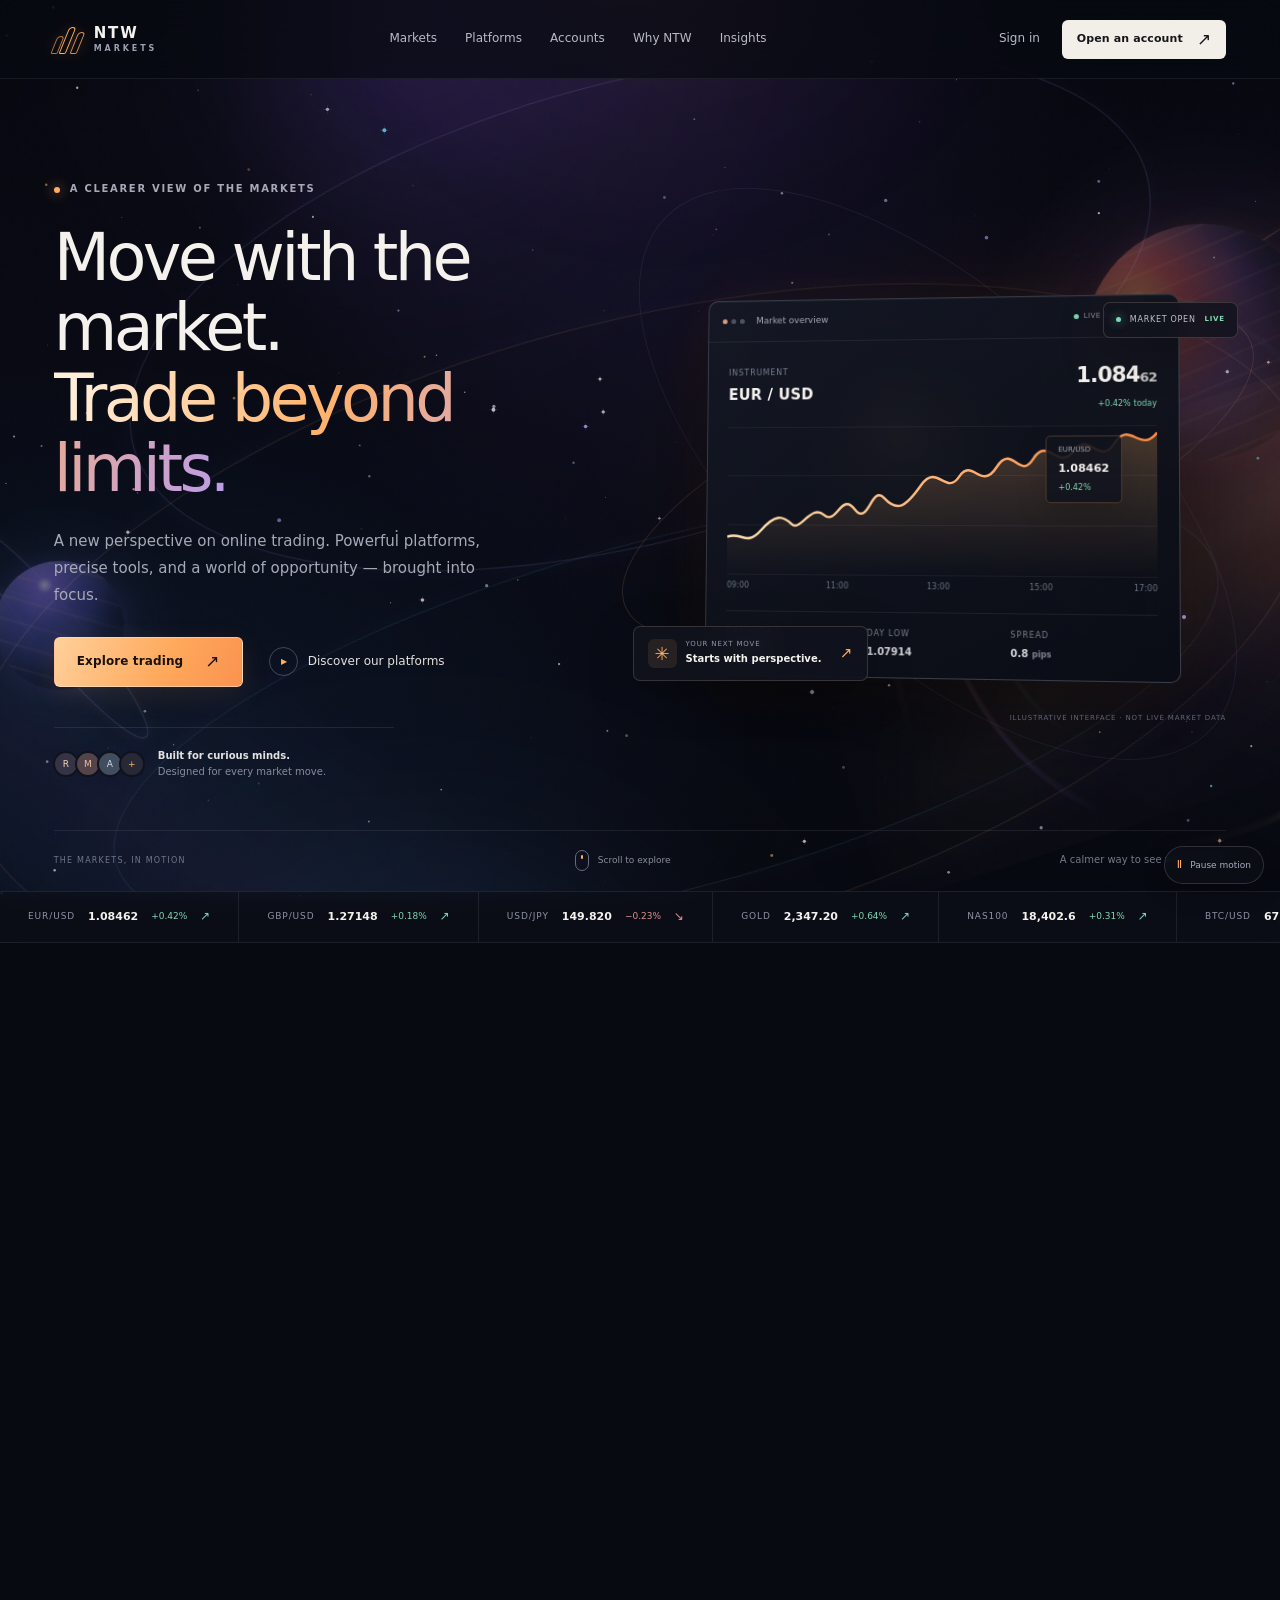
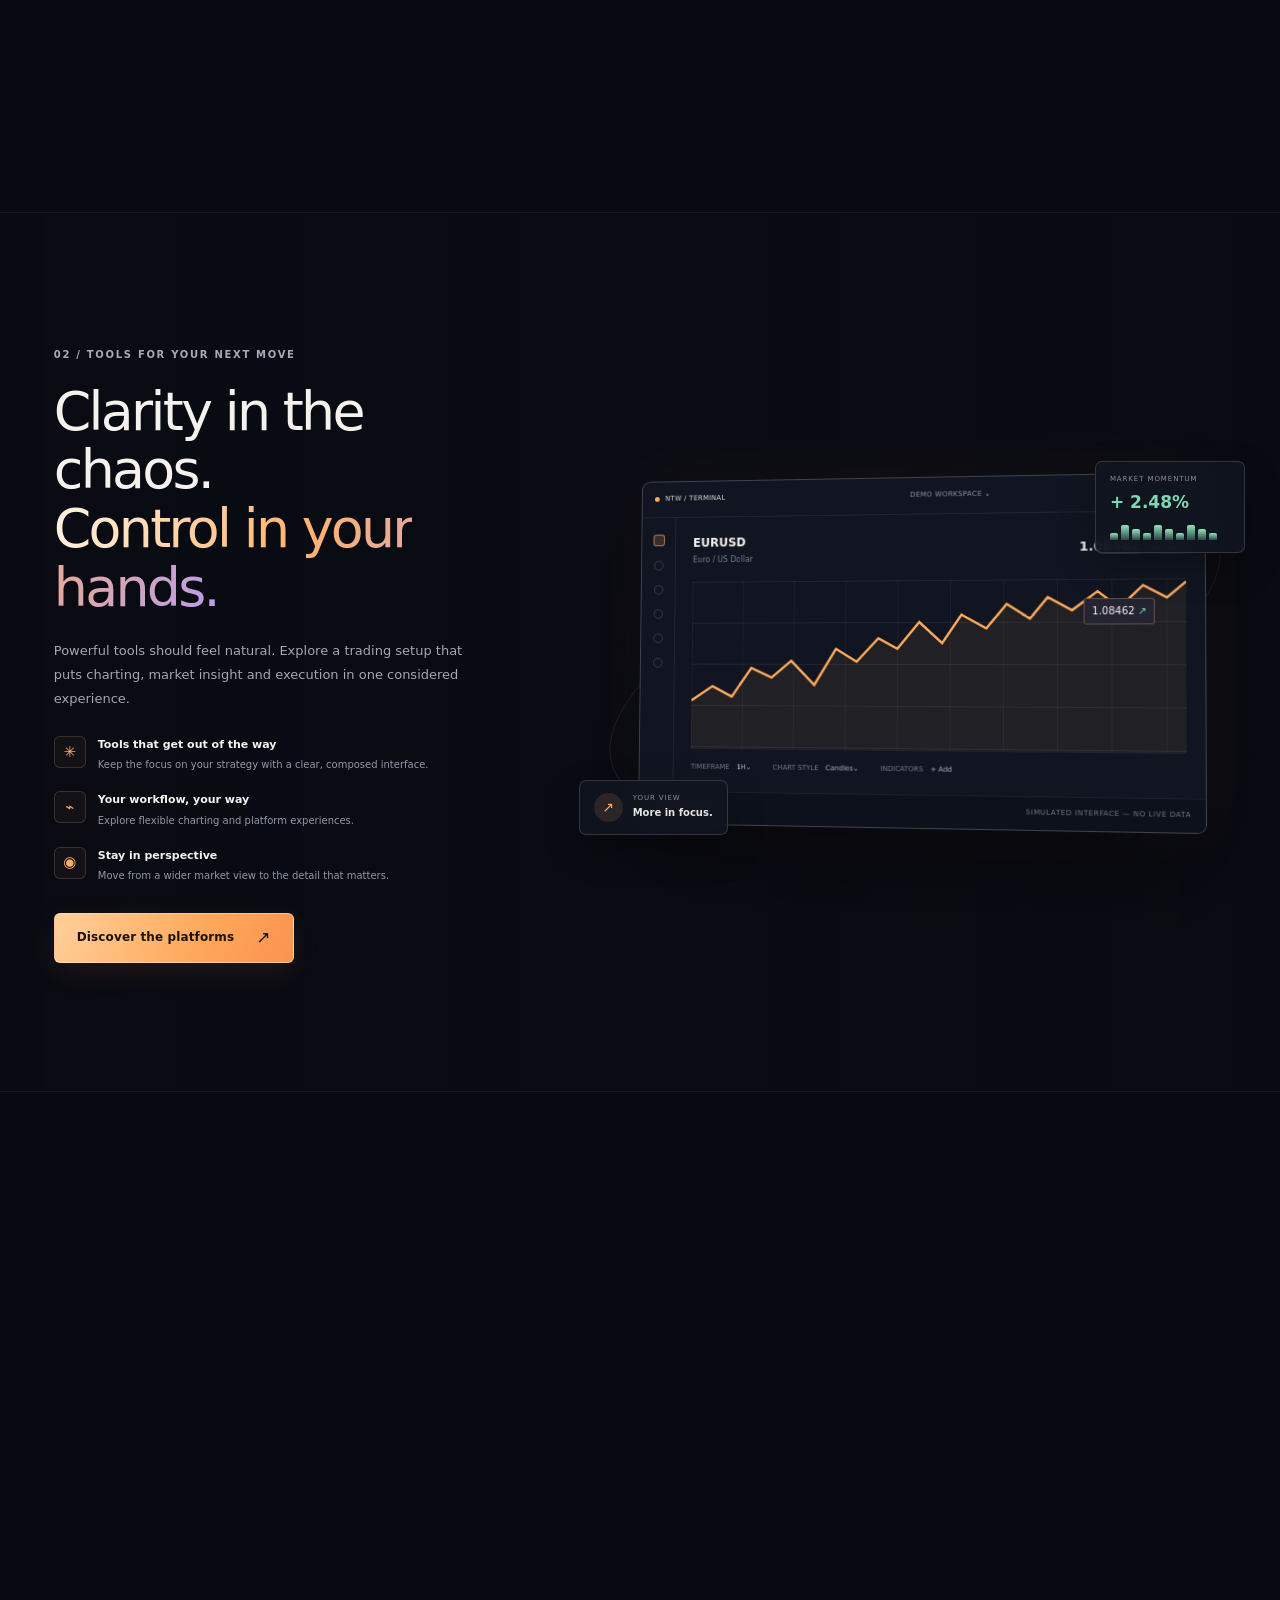
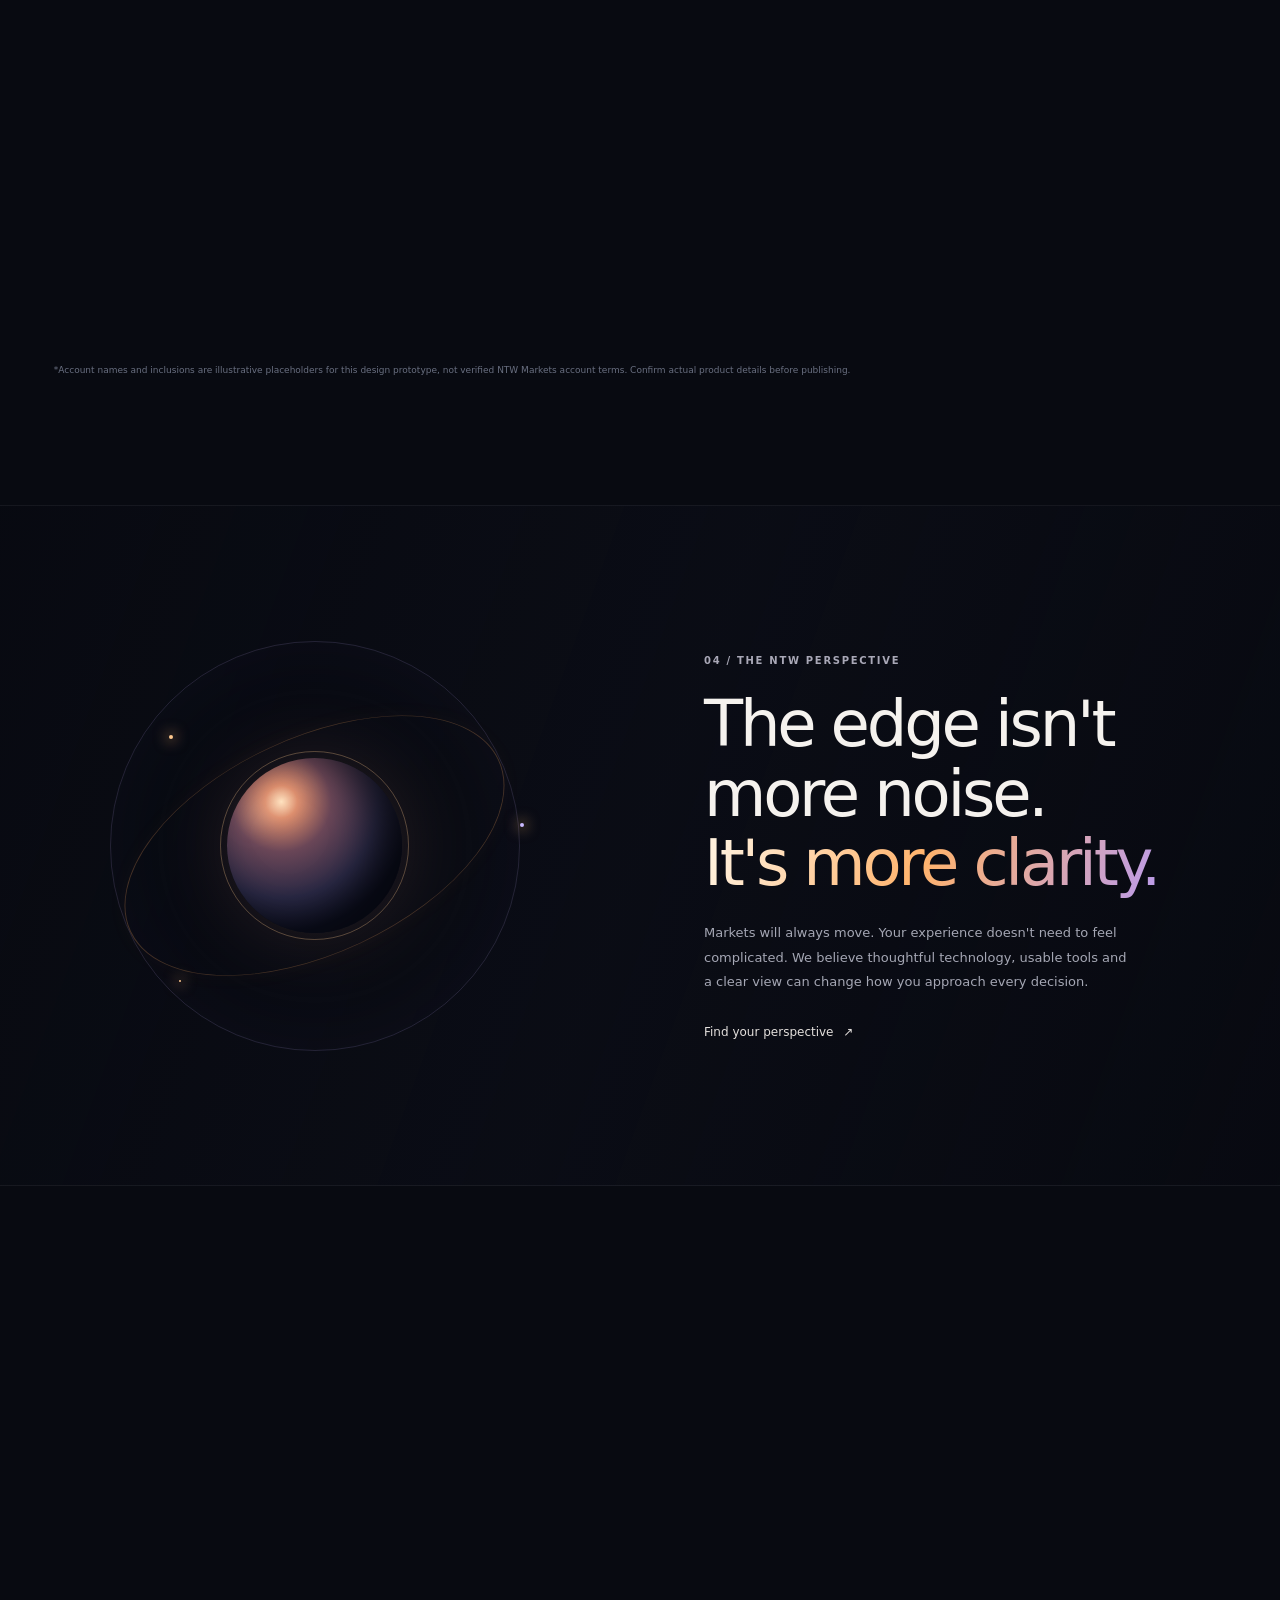
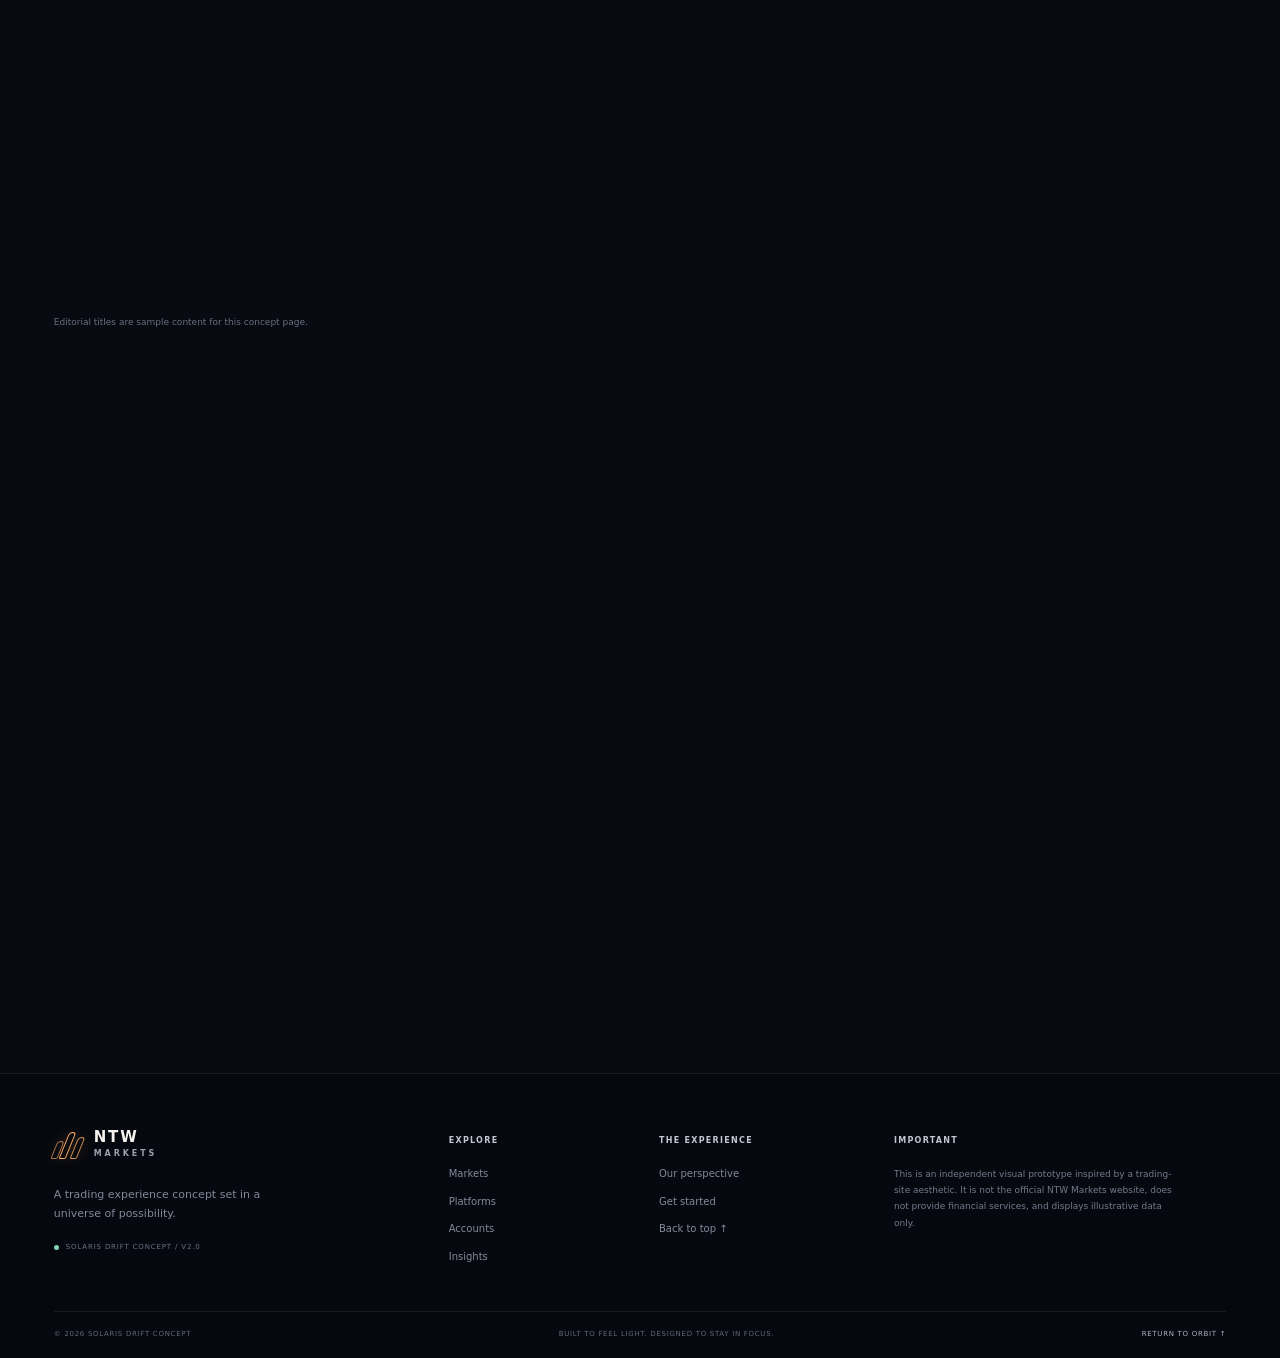
<file: solaris-drift/index.html>
<!doctype html>
<html lang="en">
<head>
  <meta charset="utf-8">
  <meta name="viewport" content="width=device-width, initial-scale=1">
  <meta name="theme-color" content="#080a11">
  <meta name="description" content="Solaris Drift — an immersive, scroll-reactive cosmic trading website concept with responsive, performance-conscious motion.">
  <title>NTW Markets — Solaris Drift / Cosmic Motion</title>
  <link rel="stylesheet" href="assets/css/style.css">
  <script src="assets/js/main.js" defer></script>
</head>
<body>
  <a class="skip-link" href="#main">Skip to content</a>

  <div class="cosmos" aria-hidden="true">
    <div class="cosmos__wash cosmos__wash--one"></div>
    <div class="cosmos__wash cosmos__wash--two"></div>
    <div class="cosmos__wash cosmos__wash--three"></div>
    <div class="cosmos__solar-halo"></div>
    <div class="cosmos__orbit cosmos__orbit--one"></div>
    <div class="cosmos__orbit cosmos__orbit--two"></div>
    <div class="cosmos__orbit cosmos__orbit--three"></div>
    <div class="cosmos__vortex" aria-hidden="true"><span></span><i></i><b></b></div>
    <div class="cosmos__planet cosmos__planet--ember" aria-hidden="true"><span class="cosmos__planet-surface"></span><i class="cosmos__planet-ring"></i></div>
    <div class="cosmos__planet cosmos__planet--violet" aria-hidden="true"><span class="cosmos__planet-surface"></span><i class="cosmos__planet-ring"></i></div>
    <div class="cosmos__plasma cosmos__plasma--amber" aria-hidden="true"></div>
    <div class="cosmos__plasma cosmos__plasma--violet" aria-hidden="true"></div>
    <canvas id="starfield" class="cosmos__canvas"></canvas>
    <div class="cosmos__grain"></div>
  </div>

  <header class="site-header" id="top">
    <div class="container header-inner">
      <a class="brand" href="#top" aria-label="NTW Markets home">
        <span class="brand__mark"><span></span><span></span><span></span></span>
        <span class="brand__word">NTW<span>MARKETS</span></span>
      </a>
      <button class="nav-toggle" type="button" aria-expanded="false" aria-controls="primary-nav" aria-label="Open navigation">
        <span></span><span></span>
      </button>
      <nav class="primary-nav" id="primary-nav" aria-label="Main navigation">
        <a href="#markets">Markets</a>
        <a href="#platforms">Platforms</a>
        <a href="#accounts">Accounts</a>
        <a href="#ecosystem">Why NTW</a>
        <a href="#insights">Insights</a>
        <a class="nav-mobile-cta" href="#get-started">Get started <span aria-hidden="true">↗</span></a>
      </nav>
      <div class="header-actions">
        <a class="sign-in" href="#get-started">Sign in</a>
        <a class="button button--small button--light" href="#get-started">Open an account <span aria-hidden="true">↗</span></a>
      </div>
    </div>
  </header>

  <main id="main">
    <section class="hero section-shell">
      <div class="container hero-grid">
        <div class="hero-copy reveal">
          <div class="eyebrow"><span class="eyebrow__pulse"></span> A clearer view of the markets</div>
          <h1>Move with the market.<br><span>Trade beyond limits.</span></h1>
          <p class="hero-lede">A new perspective on online trading. Powerful platforms, precise tools, and a world of opportunity — brought into focus.</p>
          <div class="hero-actions">
            <a class="button button--primary" href="#get-started">Explore trading <span aria-hidden="true">↗</span></a>
            <a class="text-link" href="#platforms"><span class="play-icon" aria-hidden="true">▶</span> Discover our platforms</a>
          </div>
          <div class="hero-proof">
            <div class="proof-avatars" aria-hidden="true"><i>R</i><i>M</i><i>A</i><i>+</i></div>
            <div><strong>Built for curious minds.</strong><span>Designed for every market move.</span></div>
          </div>
        </div>

        <div class="hero-visual reveal reveal--delay" aria-label="Illustrative trading dashboard" role="img">
          <div class="visual-orbit visual-orbit--a"></div>
          <div class="visual-orbit visual-orbit--b"></div>
          <div class="visual-star visual-star--a"></div><div class="visual-star visual-star--b"></div><div class="visual-star visual-star--c"></div>
          <div class="planet-core"><span class="planet-core__shine"></span><span class="planet-core__ring"></span></div>
          <div class="float-chip float-chip--top"><span class="chip-dot"></span> MARKET OPEN <b>LIVE</b></div>
          <div class="trade-window">
            <div class="trade-window__top"><div class="window-lights"><i></i><i></i><i></i></div><span>Market overview</span><span class="live-label"><i></i> LIVE DATA CONCEPT</span></div>
            <div class="trade-window__body">
              <div class="instrument-head"><div><small>INSTRUMENT</small><strong>EUR / USD</strong></div><div class="instrument-price"><strong>1.084<span>62</span></strong><small class="positive">+0.42% today</small></div></div>
              <div class="chart-area">
                <div class="chart-grid"><i></i><i></i><i></i><i></i></div>
                <svg class="chart-line" viewBox="0 0 520 160" preserveAspectRatio="none" aria-hidden="true"><defs><linearGradient id="lineFill" x1="0" x2="0" y1="0" y2="1"><stop offset="0%" stop-color="#ffb56a" stop-opacity=".23"/><stop offset="100%" stop-color="#ffb56a" stop-opacity="0"/></linearGradient><linearGradient id="lineStroke" x1="0" x2="1"><stop stop-color="#ffe0b4"/><stop offset="100%" stop-color="#ff8a40"/></linearGradient></defs><path d="M0 119 C18 113 24 130 42 112 S69 96 80 105 S104 83 120 95 S141 70 158 89 S178 62 194 77 S220 87 239 63 S269 75 285 54 S311 70 330 44 S357 59 374 35 S404 49 422 27 S452 44 470 19 S500 31 520 8 L520 160 L0 160Z" fill="url(#lineFill)"/><path d="M0 119 C18 113 24 130 42 112 S69 96 80 105 S104 83 120 95 S141 70 158 89 S178 62 194 77 S220 87 239 63 S269 75 285 54 S311 70 330 44 S357 59 374 35 S404 49 422 27 S452 44 470 19 S500 31 520 8" fill="none" stroke="url(#lineStroke)" stroke-width="2.4" vector-effect="non-scaling-stroke"/></svg>
                <div class="chart-tooltip"><span>EUR/USD</span><strong>1.08462</strong><small>+0.42%</small></div>
              </div>
              <div class="chart-range"><span>09:00</span><span>11:00</span><span>13:00</span><span>15:00</span><span>17:00</span></div>
              <div class="mini-stats"><div><small>DAY HIGH</small><strong>1.08742</strong></div><div><small>DAY LOW</small><strong>1.07914</strong></div><div><small>SPREAD</small><strong>0.8 <em>pips</em></strong></div></div>
            </div>
          </div>
          <div class="float-chip float-chip--bottom"><span class="spark-icon">✳</span><span><small>YOUR NEXT MOVE</small><strong>Starts with perspective.</strong></span><span class="chip-arrow">↗</span></div>
          <div class="visual-caption">ILLUSTRATIVE INTERFACE · NOT LIVE MARKET DATA</div>
        </div>
      </div>
      <div class="container hero-bottom">
        <span class="hero-bottom__label">THE MARKETS, IN MOTION</span>
        <div class="scroll-cue"><span></span> Scroll to explore</div>
        <div class="hero-bottom__note">A calmer way to see what’s next.</div>
      </div>
    </section>

    <section class="ticker-band" aria-label="Illustrative market snapshots">
      <div class="ticker-track">
        <div class="ticker-item"><span>EUR/USD</span><strong>1.08462</strong><em>+0.42%</em><b>↗</b></div>
        <div class="ticker-item"><span>GBP/USD</span><strong>1.27148</strong><em>+0.18%</em><b>↗</b></div>
        <div class="ticker-item"><span>USD/JPY</span><strong>149.820</strong><em class="negative">−0.23%</em><b class="negative">↘</b></div>
        <div class="ticker-item"><span>GOLD</span><strong>2,347.20</strong><em>+0.64%</em><b>↗</b></div>
        <div class="ticker-item"><span>NAS100</span><strong>18,402.6</strong><em>+0.31%</em><b>↗</b></div>
        <div class="ticker-item"><span>BTC/USD</span><strong>67,240.8</strong><em class="negative">−0.12%</em><b class="negative">↘</b></div>
        <div class="ticker-item"><span>EUR/USD</span><strong>1.08462</strong><em>+0.42%</em><b>↗</b></div>
        <div class="ticker-item"><span>GBP/USD</span><strong>1.27148</strong><em>+0.18%</em><b>↗</b></div>
        <div class="ticker-item"><span>USD/JPY</span><strong>149.820</strong><em class="negative">−0.23%</em><b class="negative">↘</b></div>
        <div class="ticker-item"><span>GOLD</span><strong>2,347.20</strong><em>+0.64%</em><b>↗</b></div>
        <div class="ticker-item"><span>NAS100</span><strong>18,402.6</strong><em>+0.31%</em><b>↗</b></div>
        <div class="ticker-item"><span>BTC/USD</span><strong>67,240.8</strong><em class="negative">−0.12%</em><b class="negative">↘</b></div>
      </div>
      <div class="ticker-disclaimer">Illustrative prices for concept preview only — not live quotes.</div>
    </section>

    <section class="section section--intro" id="markets">
      <div class="container">
        <div class="section-heading section-heading--split reveal"><div><span class="section-kicker">01 / FIND YOUR ORBIT</span><h2>One world.<br><span>Endless possibilities.</span></h2></div><div class="section-heading__aside"><p>Move between markets with a focused experience designed to keep the important things in view.</p><a class="text-link" href="#platforms">Explore the markets <span aria-hidden="true">↗</span></a></div></div>
        <div class="market-grid reveal">
          <a href="#get-started" class="market-card market-card--featured"><div class="market-card__top"><span class="asset-symbol asset-symbol--forex">FX</span><span class="card-arrow">↗</span></div><div class="market-card__art market-card__art--orbit"><span></span><i></i><b></b></div><div class="market-card__content"><span class="card-overline">01 — GLOBAL CURRENCIES</span><h3>Forex</h3><p>Find your rhythm across major, minor and exotic currency pairs.</p><span class="market-card__link">Explore forex <b>↗</b></span></div></a>
          <a href="#get-started" class="market-card"><div class="market-card__top"><span class="asset-symbol asset-symbol--metal">Au</span><span class="card-arrow">↗</span></div><div class="market-card__art market-card__art--metal"><span></span><i></i></div><div class="market-card__content"><span class="card-overline">02 — PRECIOUS METALS</span><h3>Metals</h3><p>Discover opportunities in gold, silver and more.</p><span class="market-card__link">Explore metals <b>↗</b></span></div></a>
          <a href="#get-started" class="market-card"><div class="market-card__top"><span class="asset-symbol asset-symbol--index">◒</span><span class="card-arrow">↗</span></div><div class="market-card__art market-card__art--index"><span></span><i></i><b></b></div><div class="market-card__content"><span class="card-overline">03 — GLOBAL INDICES</span><h3>Indices</h3><p>Follow the pulse of leading economies and industries.</p><span class="market-card__link">Explore indices <b>↗</b></span></div></a>
          <a href="#get-started" class="market-card"><div class="market-card__top"><span class="asset-symbol asset-symbol--crypto">₿</span><span class="card-arrow">↗</span></div><div class="market-card__art market-card__art--crypto"><span></span><i></i></div><div class="market-card__content"><span class="card-overline">04 — DIGITAL ASSETS</span><h3>Crypto</h3><p>Explore a fast-moving frontier with tools made for clarity.</p><span class="market-card__link">Explore crypto <b>↗</b></span></div></a>
        </div>
      </div>
    </section>

    <section class="section section--platforms" id="platforms">
      <div class="container platform-layout">
        <div class="platform-copy reveal"><span class="section-kicker">02 / TOOLS FOR YOUR NEXT MOVE</span><h2>Clarity in the chaos.<br><span>Control in your hands.</span></h2><p>Powerful tools should feel natural. Explore a trading setup that puts charting, market insight and execution in one considered experience.</p><div class="platform-points"><div><span class="point-icon">✳</span><div><strong>Tools that get out of the way</strong><small>Keep the focus on your strategy with a clear, composed interface.</small></div></div><div><span class="point-icon">⌁</span><div><strong>Your workflow, your way</strong><small>Explore flexible charting and platform experiences.</small></div></div><div><span class="point-icon">◉</span><div><strong>Stay in perspective</strong><small>Move from a wider market view to the detail that matters.</small></div></div></div><a class="button button--primary" href="#get-started">Discover the platforms <span aria-hidden="true">↗</span></a></div>
        <div class="platform-art reveal reveal--delay"><div class="platform-art__glow"></div><div class="platform-art__orbit"></div><div class="platform-art__device"><div class="device-top"><span class="device-brand"><i></i> NTW / TERMINAL</span><span>DEMO WORKSPACE <b>⌄</b></span><span class="device-dot"></span></div><div class="device-content"><div class="device-sidebar"><b></b><i></i><i></i><i></i><i></i><i></i></div><div class="device-main"><div class="device-instrument"><span>EURUSD <small>Euro / US Dollar</small></span><strong>1.08462 <em>+0.42%</em></strong></div><div class="device-chart"><div class="device-chart__grid"></div><svg viewBox="0 0 540 210" preserveAspectRatio="none" aria-hidden="true"><path d="M0 150 L24 132 L46 145 L68 109 L91 121 L113 100 L139 130 L163 85 L186 101 L210 72 L231 85 L255 52 L280 78 L301 43 L328 60 L350 30 L375 48 L394 22 L420 38 L447 15 L470 35 L495 8 L520 23 L540 4" fill="none" stroke="#ffab5c" stroke-width="2.4" vector-effect="non-scaling-stroke"/><path d="M0 150 L24 132 L46 145 L68 109 L91 121 L113 100 L139 130 L163 85 L186 101 L210 72 L231 85 L255 52 L280 78 L301 43 L328 60 L350 30 L375 48 L394 22 L420 38 L447 15 L470 35 L495 8 L520 23 L540 4 L540 210 L0 210Z" fill="#ffab5c" opacity=".07"/></svg><div class="device-chart__price">1.08462 <span>↗</span></div></div><div class="device-bottom"><span>TIMEFRAME <b>1H⌄</b></span><span>CHART STYLE <b>Candles⌄</b></span><span>INDICATORS <b>+ Add</b></span></div></div></div><div class="device-footer"><span>● SYSTEM READY</span><span>SIMULATED INTERFACE — NO LIVE DATA</span></div></div><div class="device-float device-float--one"><small>MARKET MOMENTUM</small><strong>+ 2.48%</strong><span><i></i><i></i><i></i><i></i><i></i><i></i><i></i><i></i><i></i><i></i></span></div><div class="device-float device-float--two"><span class="float-round">↗</span><div><small>YOUR VIEW</small><strong>More in focus.</strong></div></div></div>
      </div>
    </section>

    <section class="section section--accounts" id="accounts">
      <div class="container"><div class="section-heading section-heading--center reveal"><span class="section-kicker">03 / YOUR WAY TO TRADE</span><h2>Choose the setup<br><span>that fits your orbit.</span></h2><p>A considered starting point, with room to make your own decisions as you grow.</p></div>
        <div class="account-grid reveal"><article class="account-card"><div class="account-card__eyebrow"><span>01</span><span class="account-tag">A SIMPLE START</span></div><div class="account-icon account-icon--basic">◌</div><h3>Standard</h3><p>A straightforward setup for exploring the markets and building your routine.</p><div class="account-detail"><span>Platform access</span><b>Included*</b></div><div class="account-detail"><span>Market coverage</span><b>Multi-asset*</b></div><div class="account-detail"><span>Tools & insights</span><b>Available*</b></div><a class="button button--outline" href="#get-started">Explore standard <span>↗</span></a></article>
        <article class="account-card account-card--featured"><div class="account-card__eyebrow"><span>02</span><span class="account-tag account-tag--glow">FEATURED CONCEPT</span></div><div class="account-icon account-icon--prime">✳</div><h3>Prime</h3><p>A streamlined experience for traders who value precision and flexibility.</p><div class="account-detail"><span>Platform access</span><b>Included*</b></div><div class="account-detail"><span>Market coverage</span><b>Multi-asset*</b></div><div class="account-detail"><span>Tools & insights</span><b>Expanded*</b></div><a class="button button--primary button--full" href="#get-started">Explore prime <span>↗</span></a></article>
        <article class="account-card"><div class="account-card__eyebrow"><span>03</span><span class="account-tag">MADE TO SCALE</span></div><div class="account-icon account-icon--pro">⌘</div><h3>Pro</h3><p>A more tailored workspace for a focused, detail-oriented trading routine.</p><div class="account-detail"><span>Platform access</span><b>Included*</b></div><div class="account-detail"><span>Market coverage</span><b>Multi-asset*</b></div><div class="account-detail"><span>Tools & insights</span><b>Advanced*</b></div><a class="button button--outline" href="#get-started">Explore pro <span>↗</span></a></article></div>
        <p class="fine-print">*Account names and inclusions are illustrative placeholders for this design prototype, not verified NTW Markets account terms. Confirm actual product details before publishing.</p>
      </div>
    </section>

    <section class="section section--manifesto" id="ecosystem"><div class="container manifesto-layout"><div class="manifesto-orb reveal" aria-hidden="true"><div class="manifesto-orb__outer"></div><div class="manifesto-orb__middle"></div><div class="manifesto-orb__planet"><span></span></div><i class="manifesto-star manifesto-star--one"></i><i class="manifesto-star manifesto-star--two"></i><i class="manifesto-star manifesto-star--three"></i></div><div class="manifesto-copy reveal reveal--delay"><span class="section-kicker">04 / THE NTW PERSPECTIVE</span><h2>The edge isn't<br>more noise.<br><span>It's more clarity.</span></h2><p>Markets will always move. Your experience doesn't need to feel complicated. We believe thoughtful technology, usable tools and a clear view can change how you approach every decision.</p><a class="text-link" href="#get-started">Find your perspective <span aria-hidden="true">↗</span></a></div></div></section>

    <section class="section section--insights" id="insights"><div class="container"><div class="section-heading section-heading--split reveal"><div><span class="section-kicker">05 / NOTES FROM THE MARKET</span><h2>Ideas for your<br><span>next horizon.</span></h2></div><div class="section-heading__aside"><p>Explore a calmer, more considered approach to understanding market movements.</p><a class="text-link" href="#get-started">All insights <span>↗</span></a></div></div><div class="insight-grid reveal"><a class="insight-card" href="#get-started"><div class="insight-visual insight-visual--one"><div class="insight-rings"></div><span>FIELD NOTES / 001</span><b>01</b></div><div class="insight-meta"><span>MARKET BASICS</span><span>06 MIN READ</span></div><h3>Find your bearings in a moving market.</h3><p>A starting point for building a more intentional market routine.</p><span class="insight-link">Read the note ↗</span></a><a class="insight-card" href="#get-started"><div class="insight-visual insight-visual--two"><div class="insight-bars"><i></i><i></i><i></i><i></i><i></i><i></i><i></i><i></i><i></i></div><span>FIELD NOTES / 002</span><b>02</b></div><div class="insight-meta"><span>TRADING TOOLS</span><span>04 MIN READ</span></div><h3>Keep the signal. Lose the noise.</h3><p>How a clean workspace helps you focus on what matters.</p><span class="insight-link">Read the note ↗</span></a><a class="insight-card" href="#get-started"><div class="insight-visual insight-visual--three"><div class="insight-moon"></div><span>FIELD NOTES / 003</span><b>03</b></div><div class="insight-meta"><span>YOUR APPROACH</span><span>05 MIN READ</span></div><h3>Build a routine that leaves room to think.</h3><p>Small, repeatable habits for a more deliberate process.</p><span class="insight-link">Read the note ↗</span></a></div><p class="fine-print">Editorial titles are sample content for this concept page.</p></div></section>

    <section class="section section--cta" id="get-started"><div class="container"><div class="cta-panel reveal"><div class="cta-stars" aria-hidden="true"></div><div class="cta-orbit" aria-hidden="true"></div><div class="cta-content"><span class="section-kicker">YOUR NEXT CHAPTER STARTS HERE</span><h2>Look beyond<br><span>the obvious.</span></h2><p>Bring the markets into focus with a trading experience built around your next move.</p><div class="hero-actions"><a class="button button--primary" href="mailto:hello@example.com">Start exploring <span>↗</span></a><a class="text-link" href="#top">Back to the beginning ↑</a></div><small>Concept only. This button does not create a real brokerage account.</small></div><div class="cta-planet" aria-hidden="true"><div></div><i></i><b></b></div></div></div></section>
  </main>

  <footer class="site-footer"><div class="container"><div class="footer-main"><div class="footer-brand"><a class="brand" href="#top"><span class="brand__mark"><span></span><span></span><span></span></span><span class="brand__word">NTW<span>MARKETS</span></span></a><p>A trading experience concept set in a universe of possibility.</p><span class="footer-status"><i></i> SOLARIS DRIFT CONCEPT / V2.0</span></div><div class="footer-col"><h4>EXPLORE</h4><a href="#markets">Markets</a><a href="#platforms">Platforms</a><a href="#accounts">Accounts</a><a href="#insights">Insights</a></div><div class="footer-col"><h4>THE EXPERIENCE</h4><a href="#ecosystem">Our perspective</a><a href="#get-started">Get started</a><a href="#top">Back to top ↑</a></div><div class="footer-col footer-col--note"><h4>IMPORTANT</h4><p>This is an independent visual prototype inspired by a trading-site aesthetic. It is not the official NTW Markets website, does not provide financial services, and displays illustrative data only.</p></div></div><div class="footer-bottom"><span>© 2026 SOLARIS DRIFT CONCEPT</span><span>BUILT TO FEEL LIGHT. DESIGNED TO STAY IN FOCUS.</span><a href="#top">RETURN TO ORBIT ↑</a></div></div></footer>

  <button class="motion-toggle" type="button" aria-pressed="false" title="Pause background motion"><span class="motion-toggle__icon">Ⅱ</span><span class="motion-toggle__label">Pause motion</span></button>
</body>
</html>
</file>
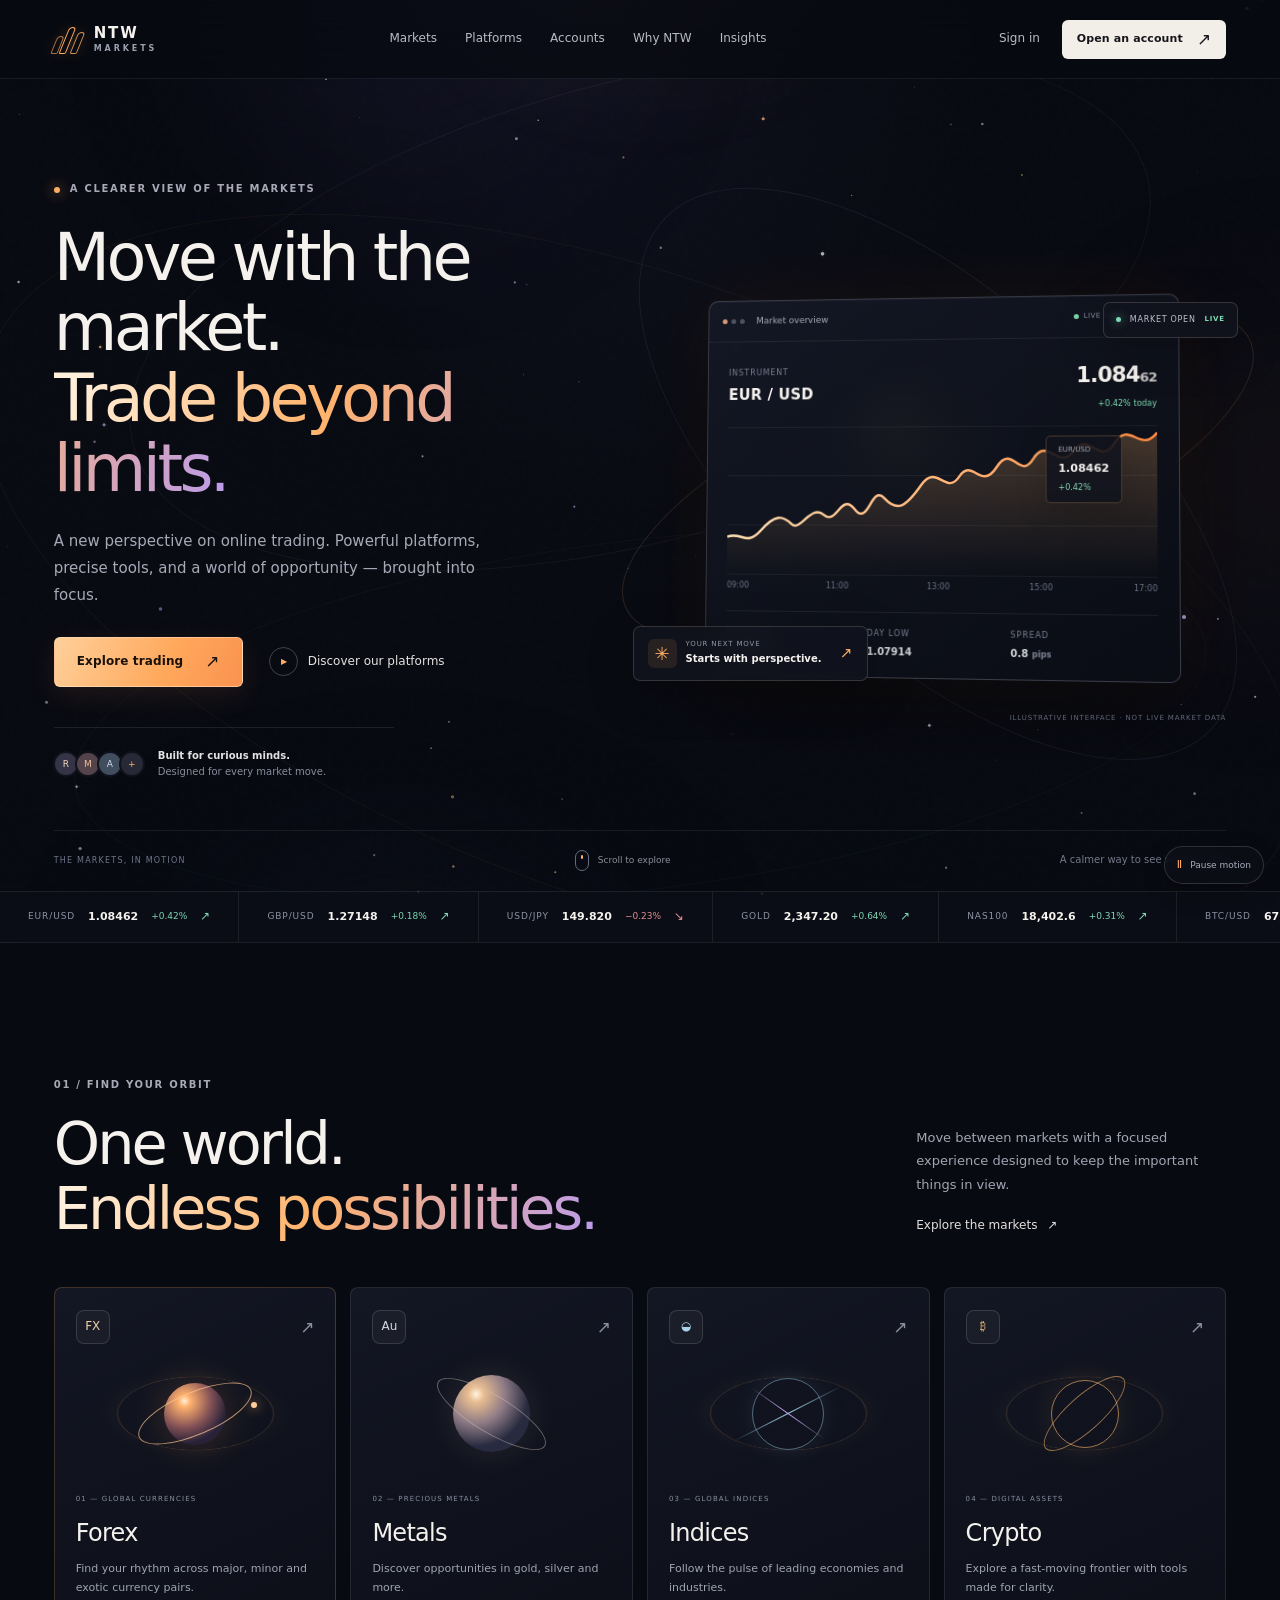
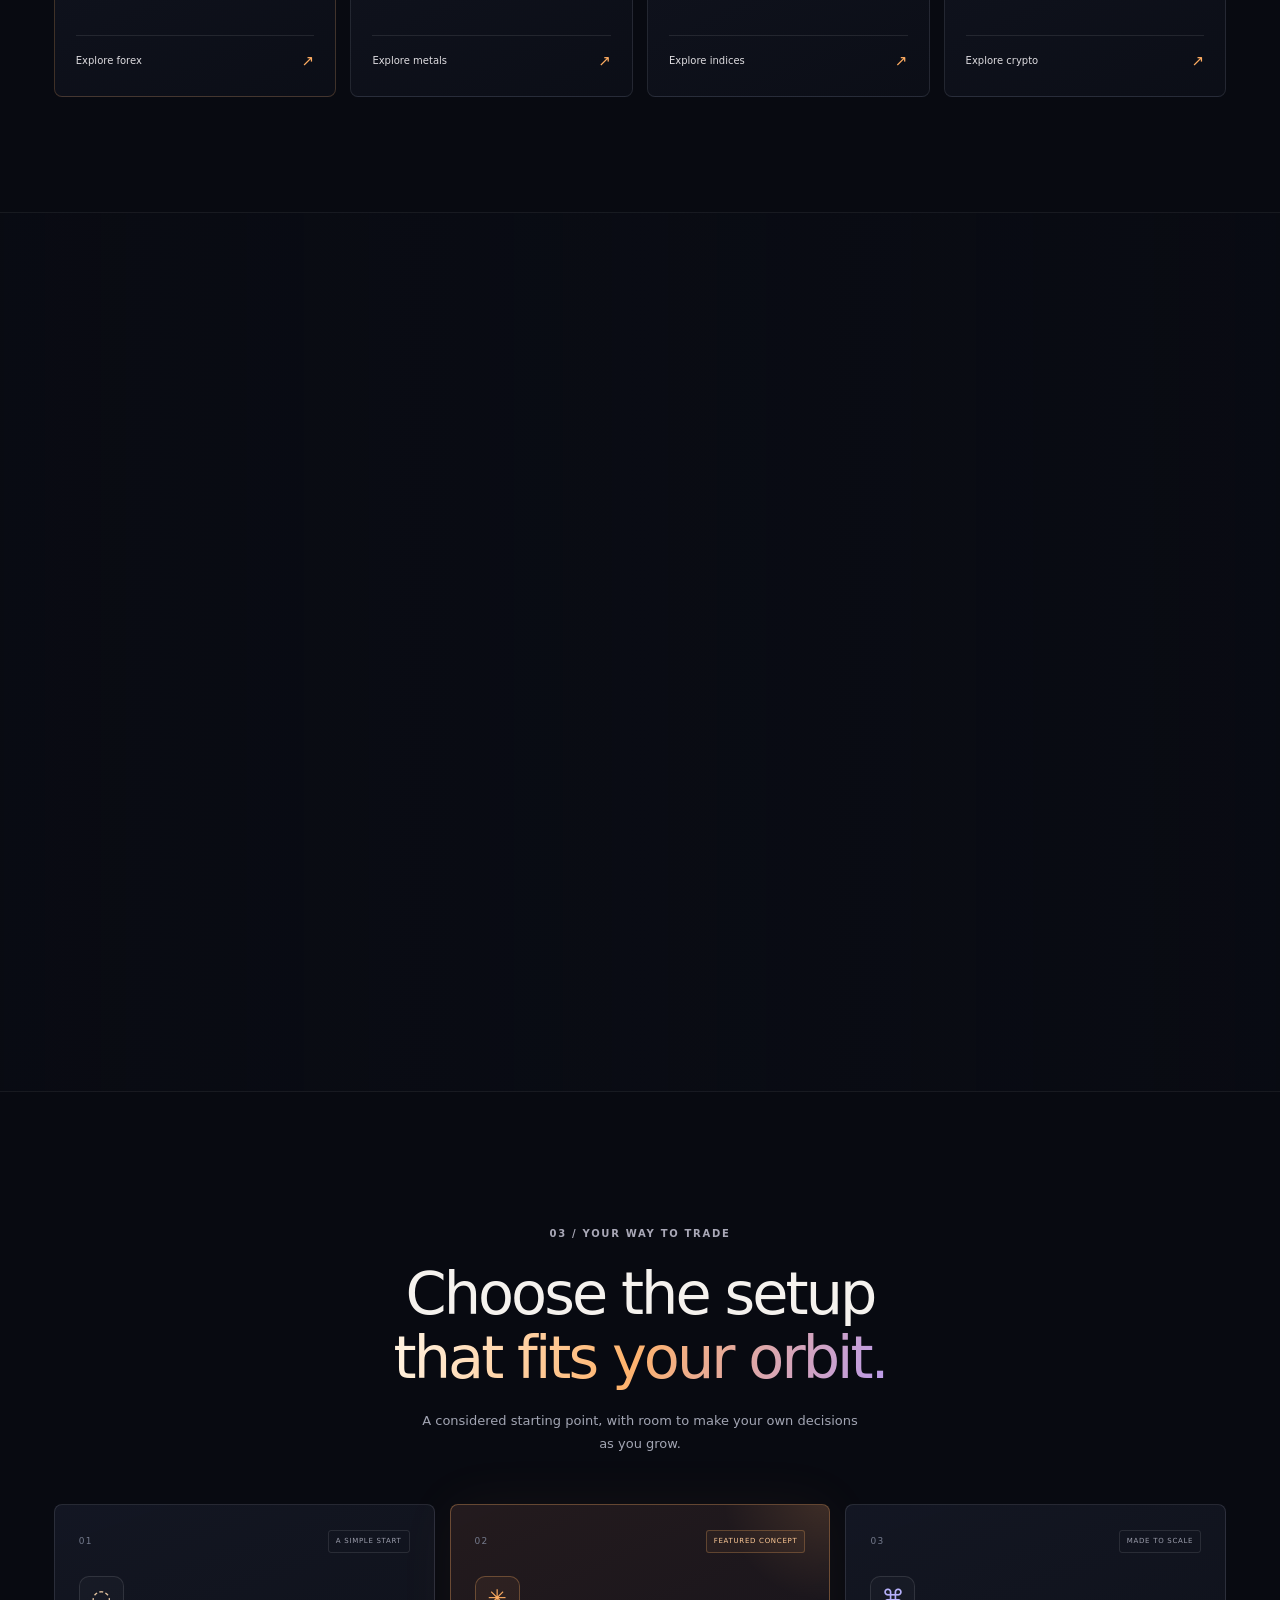
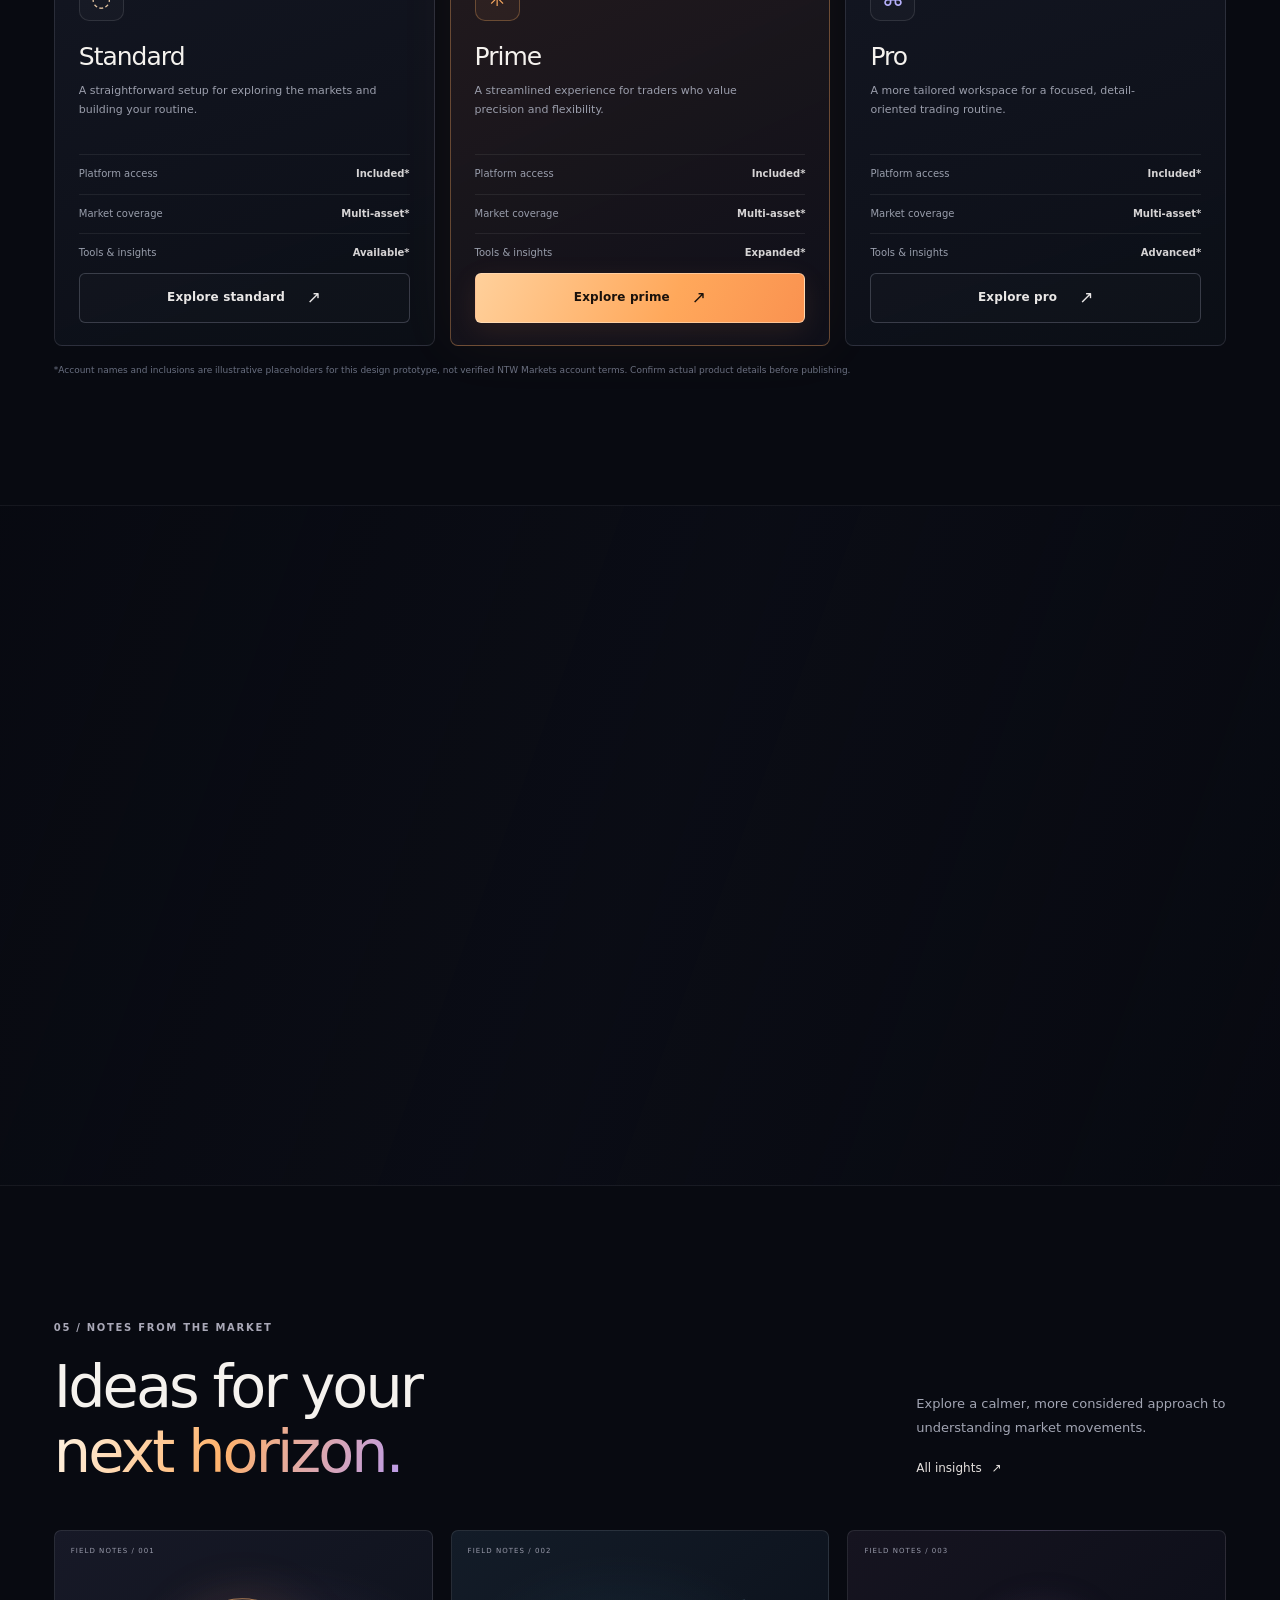
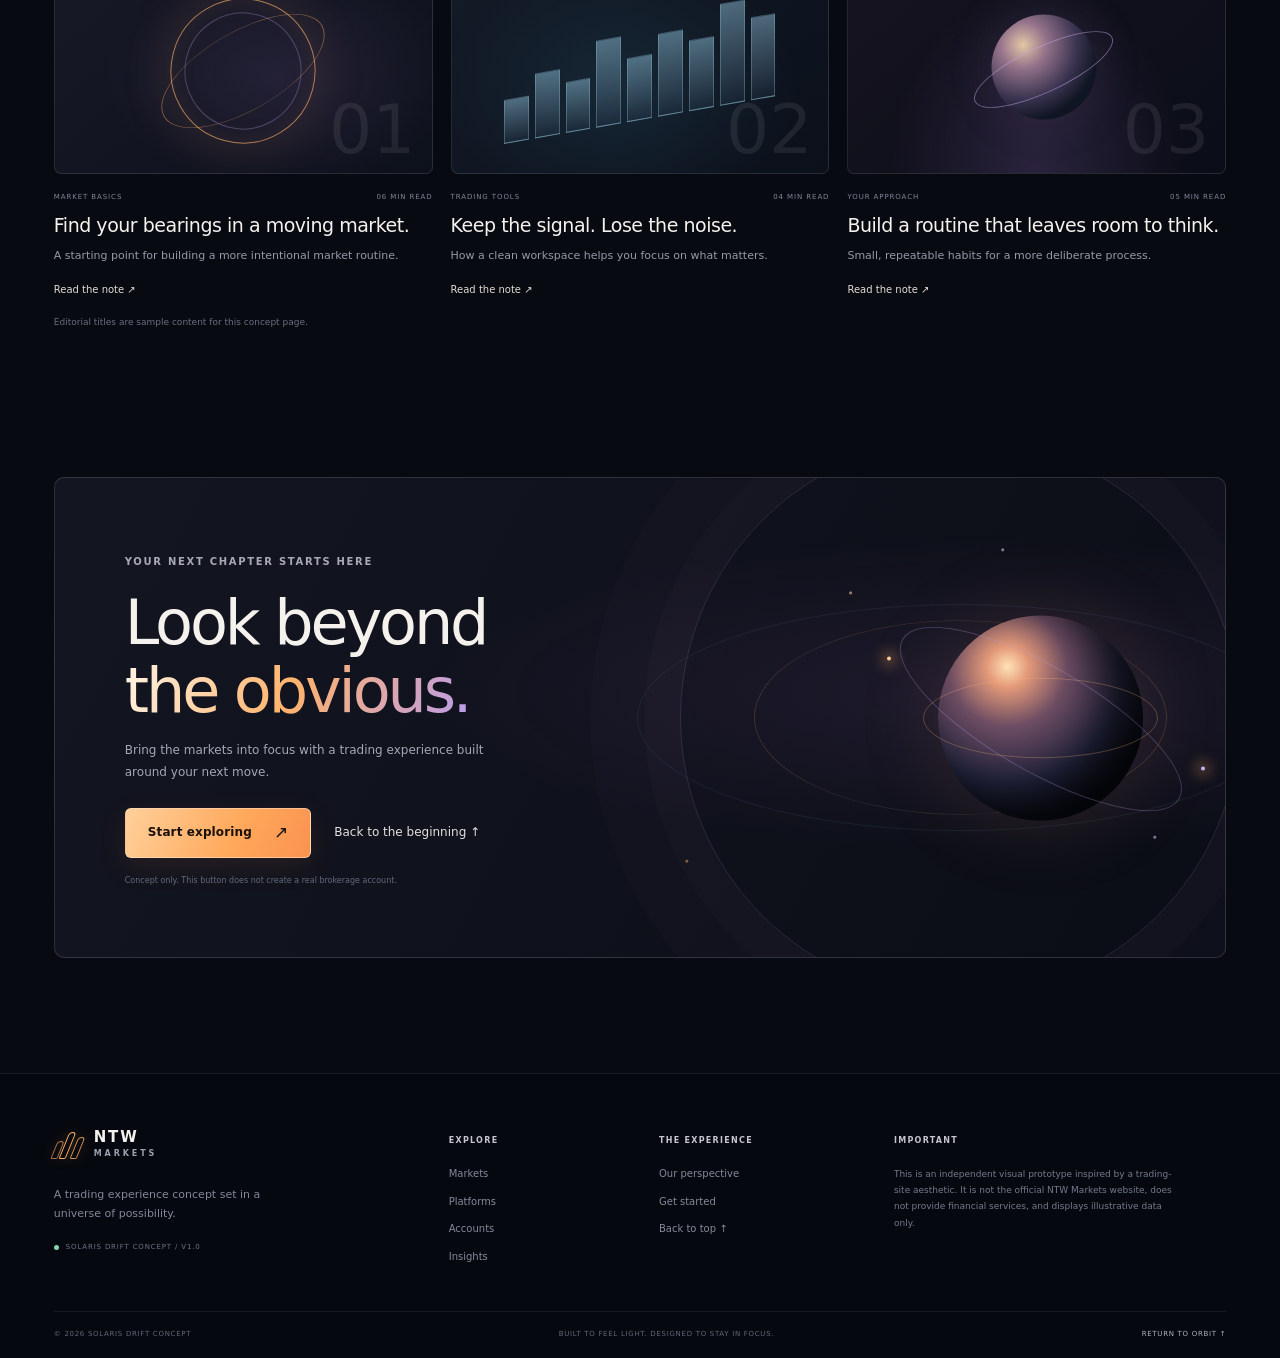
<file: solaris-drift/preview.html>
<!doctype html>
<html lang="en">
<head>
  <meta charset="utf-8">
  <meta name="viewport" content="width=device-width, initial-scale=1">
  <meta name="theme-color" content="#080a11">
  <meta name="description" content="Solaris Drift — a lightweight, cosmic trading website concept inspired by premium fintech interfaces.">
  <title>NTW Markets — Solaris Drift Concept</title>
  <style>
/* Solaris Drift — lightweight cosmic trading site concept */
:root{color-scheme:dark;--bg:#080a11;--bg-2:#0d1019;--panel:#111521;--panel-2:#151a26;--ink:#f5f2ee;--muted:#9c9eac;--subtle:#646a7b;--line:rgba(226,230,255,.12);--line-strong:rgba(226,230,255,.2);--amber:#ffad62;--amber-2:#ffc98e;--violet:#9a83ee;--cyan:#99d8eb;--green:#7ed9b3;--max:1200px;--ease:cubic-bezier(.22,.75,.2,1);--pad:clamp(20px,4.2vw,64px)}
*{box-sizing:border-box}html{scroll-behavior:smooth;scroll-padding-top:90px;background:var(--bg)}body{position:relative;isolation:isolate;margin:0;min-width:320px;background:var(--bg);color:var(--ink);font-family:Inter,ui-sans-serif,system-ui,-apple-system,BlinkMacSystemFont,"Segoe UI",sans-serif;font-size:15px;line-height:1.65;overflow-x:hidden}body.motion-paused *,body.motion-paused *::before,body.motion-paused *::after{animation-play-state:paused!important}body.motion-paused #starfield{opacity:.48}a{color:inherit;text-decoration:none}button{font:inherit}.container{width:min(calc(100% - var(--pad)*2),var(--max));margin-inline:auto}.cosmos{position:fixed;inset:0;z-index:-1;overflow:hidden;pointer-events:none;background:radial-gradient(ellipse at 48% 2%,rgba(33,35,65,.25),transparent 40%),linear-gradient(180deg,#080a11 0%,#090b13 48%,#080a11 100%)}.cosmos__canvas{position:absolute;inset:0;width:100%;height:100%;opacity:.85}.cosmos__wash{position:absolute;border-radius:50%;filter:blur(75px);opacity:.18;will-change:transform}.cosmos__wash--one{width:48vw;height:48vw;min-width:350px;min-height:350px;top:-24vw;left:8%;background:radial-gradient(circle,#45407b 0,rgba(56,50,100,.4) 32%,transparent 70%);animation:nebulaDrift 38s ease-in-out infinite alternate}.cosmos__wash--two{width:45vw;height:45vw;min-width:320px;min-height:320px;top:21%;right:-22vw;background:radial-gradient(circle,#76472f 0,rgba(94,49,43,.28) 33%,transparent 68%);opacity:.14;animation:nebulaDrift 48s ease-in-out -12s infinite alternate-reverse}.cosmos__wash--three{width:58vw;height:38vw;bottom:-25vw;left:2%;background:radial-gradient(ellipse,#28365f 0,rgba(26,39,67,.35) 38%,transparent 70%);opacity:.14;animation:nebulaDrift 55s ease-in-out -5s infinite alternate}.cosmos__solar-halo{position:absolute;width:660px;height:660px;max-width:75vw;max-height:75vw;top:-480px;left:50%;transform:translateX(-50%);background:radial-gradient(circle,rgba(255,163,91,.12) 0,rgba(219,126,73,.055) 21%,transparent 67%);filter:blur(15px)}.cosmos__orbit{position:absolute;left:50%;top:9%;width:min(82vw,1050px);height:min(36vw,460px);border:1px solid rgba(183,158,232,.07);border-radius:50%;transform:translateX(-50%) rotate(-15deg)}.cosmos__orbit--two{width:min(108vw,1400px);height:min(53vw,620px);top:31%;transform:translateX(-50%) rotate(20deg);border-color:rgba(255,180,115,.055)}.cosmos__orbit--three{width:min(90vw,1140px);height:min(29vw,350px);top:60%;transform:translateX(-50%) rotate(-7deg);border-color:rgba(125,192,224,.045)}.cosmos__grain{position:absolute;inset:0;opacity:.035;background-image:url("data:image/svg+xml,%3Csvg viewBox='0 0 180 180' xmlns='http://www.w3.org/2000/svg'%3E%3Cfilter id='n'%3E%3CfeTurbulence type='fractalNoise' baseFrequency='.85' numOctaves='3' stitchTiles='stitch'/%3E%3C/filter%3E%3Crect width='100%25' height='100%25' filter='url(%23n)' opacity='.36'/%3E%3C/svg%3E")}
@keyframes nebulaDrift{0%{transform:translate3d(-2%,0,0) scale(.98)}100%{transform:translate3d(3%,4%,0) scale(1.06)}}@keyframes orbitTurn{to{transform:rotate(360deg)}}@keyframes softFloat{0%,100%{transform:translateY(0)}50%{transform:translateY(-7px)}}@keyframes glowBreath{0%,100%{opacity:.56}50%{opacity:.94}}@keyframes ticker{to{transform:translateX(-50%)}}@keyframes pulse{0%,100%{box-shadow:0 0 0 0 rgba(126,217,179,.1)}50%{box-shadow:0 0 0 5px rgba(126,217,179,0)}}
.skip-link{position:fixed;left:12px;top:12px;z-index:99;padding:10px 14px;background:#fff;color:#111;border-radius:8px;transform:translateY(-150%)}.skip-link:focus{transform:none}.site-header{position:sticky;top:0;z-index:20;border-bottom:1px solid rgba(226,230,255,.08);background:rgba(8,10,17,.72);backdrop-filter:blur(18px);-webkit-backdrop-filter:blur(18px)}.header-inner{min-height:78px;display:flex;align-items:center;justify-content:space-between;gap:28px}.brand{display:inline-flex;align-items:center;gap:11px;flex-shrink:0}.brand__mark{width:29px;height:30px;display:flex;align-items:flex-end;gap:3px;position:relative}.brand__mark span{display:block;width:7px;border:1px solid var(--amber);border-radius:5px 5px 2px 2px;transform:skew(-22deg);box-shadow:0 0 13px rgba(255,173,98,.18)}.brand__mark span:nth-child(1){height:18px;opacity:.65}.brand__mark span:nth-child(2){height:27px}.brand__mark span:nth-child(3){height:22px;opacity:.82}.brand__word{font-size:15px;letter-spacing:.12em;font-weight:750;line-height:1.08}.brand__word>span{display:block;margin-top:4px;font-size:8px;letter-spacing:.36em;color:#9da0af;font-weight:600}.primary-nav{display:flex;align-items:center;gap:clamp(18px,2.2vw,32px)}.primary-nav>a,.sign-in{font-size:12px;color:#b9bbc6;transition:color .2s}.primary-nav>a:hover,.sign-in:hover{color:#fff}.header-actions{display:flex;align-items:center;gap:22px}.nav-toggle,.nav-mobile-cta{display:none}.button{display:inline-flex;align-items:center;justify-content:center;gap:22px;min-height:50px;padding:0 22px;border-radius:6px;font-size:12px;font-weight:700;letter-spacing:.01em;transition:transform .2s var(--ease),background .2s,border-color .2s,box-shadow .2s;white-space:nowrap}.button:hover{transform:translateY(-2px)}.button span{font-size:17px;font-weight:400;line-height:1}.button--small{min-height:39px;padding:0 15px;font-size:11px;gap:14px}.button--light{background:#f2efe8;color:#15151b}.button--light:hover{background:#fff;box-shadow:0 7px 28px rgba(255,255,255,.08)}.button--primary{color:#1a110b;background:linear-gradient(115deg,#ffd09b,#ffa85b 60%,#fa9250);border:1px solid rgba(255,230,202,.55);box-shadow:0 8px 28px rgba(255,151,76,.1)}.button--primary:hover{box-shadow:0 9px 32px rgba(255,151,76,.23)}.button--outline{border:1px solid var(--line-strong);color:#e9e7e6;background:rgba(255,255,255,.015)}.button--outline:hover{border-color:rgba(255,173,98,.55);background:rgba(255,173,98,.05)}.button--full{width:100%}.text-link{display:inline-flex;align-items:center;gap:10px;font-size:12px;color:#e4e0dd;transition:color .2s}.text-link:hover{color:var(--amber-2)}.play-icon{display:grid;place-items:center;width:29px;height:29px;border:1px solid rgba(255,255,255,.23);border-radius:50%;font-size:8px;color:var(--amber);padding-left:2px}.hero{position:relative;padding-top:clamp(62px,8vw,112px);padding-bottom:20px;min-height:620px}.hero-grid{display:grid;grid-template-columns:.96fr 1.04fr;gap:clamp(30px,5vw,72px);align-items:center;min-height:520px}.hero-copy{position:relative;z-index:2;padding-bottom:12px}.eyebrow,.section-kicker{font-size:10px;letter-spacing:.17em;text-transform:uppercase;color:#a9a8b7;font-weight:650}.eyebrow{display:flex;align-items:center;gap:10px;margin-bottom:24px}.eyebrow__pulse{width:6px;height:6px;border-radius:50%;background:var(--amber);box-shadow:0 0 13px rgba(255,173,98,.85);animation:glowBreath 2.8s ease-in-out infinite}.hero h1{font-size:clamp(42px,5.1vw,69px);font-weight:540;line-height:1.08;letter-spacing:-.055em;margin:0;max-width:650px}.hero h1 span,.section-heading h2 span,.platform-copy h2 span,.manifesto-copy h2 span,.cta-content h2 span{color:transparent;background:linear-gradient(110deg,#fff0dc 4%,#ffb36c 48%,#bd9ce6 98%);background-clip:text;-webkit-background-clip:text}.hero-lede{font-size:15px;line-height:1.8;color:#a8a9b7;max-width:470px;margin:24px 0 28px}.hero-actions{display:flex;align-items:center;gap:26px;flex-wrap:wrap}.hero-proof{display:flex;gap:13px;align-items:center;margin-top:40px;padding-top:20px;border-top:1px solid rgba(255,255,255,.09);max-width:340px}.proof-avatars{display:flex;padding-left:3px}.proof-avatars i{width:26px;height:26px;display:grid;place-items:center;border-radius:50%;margin-left:-4px;border:2px solid #10121c;background:#343446;color:#f4d8b9;font-style:normal;font-size:9px}.proof-avatars i:nth-child(2){background:#54434a;color:#ecc1a0}.proof-avatars i:nth-child(3){background:#414e60;color:#d0d9ec}.proof-avatars i:nth-child(4){background:#272a36;color:var(--amber)}.hero-proof>div:last-child{display:grid;gap:0}.hero-proof strong{font-size:10px;font-weight:650;color:#e3e1e2}.hero-proof span{font-size:10px;color:#888b9b}.hero-visual{position:relative;min-height:440px;display:grid;place-items:center;isolation:isolate;perspective:1000px}.visual-orbit{position:absolute;left:50%;top:47%;width:118%;height:50%;border:1px solid rgba(255,183,119,.15);border-radius:50%;transform:translate(-50%,-50%) rotate(-23deg);z-index:-1}.visual-orbit--b{width:130%;height:80%;transform:translate(-50%,-50%) rotate(43deg);border-color:rgba(166,152,223,.1)}.visual-star{position:absolute;width:4px;height:4px;background:#ffd4a4;border-radius:50%;box-shadow:0 0 14px 3px rgba(255,174,100,.45)}.visual-star--a{top:18%;left:15%}.visual-star--b{top:79%;right:7%;background:#c6b5ff;box-shadow:0 0 12px rgba(173,151,245,.55)}.visual-star--c{top:9%;right:17%;width:2px;height:2px}.planet-core{position:absolute;width:220px;height:220px;left:50%;top:49%;transform:translate(-50%,-50%);border-radius:50%;background:radial-gradient(circle at 31% 26%,rgba(255,236,206,.92) 0,rgba(255,180,102,.7) 7%,rgba(200,101,62,.32) 23%,rgba(83,55,81,.25) 38%,transparent 69%);filter:blur(1px);z-index:-1;opacity:.75}.planet-core__shine{position:absolute;inset:20%;border-radius:50%;background:radial-gradient(circle at 36% 30%,rgba(255,220,160,.34),rgba(228,126,79,.12) 38%,transparent 73%);animation:glowBreath 6s ease-in-out infinite}.planet-core__ring{position:absolute;width:150%;height:32%;left:-25%;top:45%;border:1px solid rgba(255,201,143,.2);border-radius:50%;transform:rotate(-24deg)}.trade-window{position:relative;width:min(100%,475px);background:linear-gradient(145deg,rgba(20,24,36,.94),rgba(9,12,20,.96));border:1px solid rgba(224,223,245,.2);border-radius:10px;box-shadow:0 28px 100px rgba(0,0,0,.52),0 0 70px rgba(255,146,69,.075),inset 0 1px 0 rgba(255,255,255,.045);overflow:hidden;transform:rotateY(-5deg) rotateX(2deg);backdrop-filter:blur(15px);-webkit-backdrop-filter:blur(15px)}.trade-window__top{height:42px;padding:0 14px;display:flex;align-items:center;gap:12px;border-bottom:1px solid rgba(255,255,255,.07);font-size:9px;color:#a3a8b7}.window-lights{display:flex;gap:4px}.window-lights i{display:block;width:5px;height:5px;border-radius:50%;background:#4c515f}.window-lights i:first-child{background:#da9979}.live-label{display:flex;align-items:center;gap:5px;margin-left:auto;font-size:7px;letter-spacing:.06em;color:#8c91a3}.live-label i{width:5px;height:5px;background:#79d5ad;border-radius:50%}.trade-window__body{padding:20px 21px 16px}.instrument-head{display:flex;justify-content:space-between;align-items:center}.instrument-head>div{display:grid;gap:4px}.instrument-head small,.mini-stats small{font-size:8px;color:#767e90;letter-spacing:.12em}.instrument-head strong{font-size:15px;font-weight:650;letter-spacing:.02em}.instrument-price{text-align:right}.instrument-price strong{font-size:21px;letter-spacing:-.04em}.instrument-price strong span{font-size:13px;color:#c8c4c3}.instrument-price .positive{display:block;color:#79d8b0;font-size:8px;letter-spacing:0}.chart-area{position:relative;height:150px;margin-top:15px;overflow:hidden}.chart-grid{position:absolute;inset:0;display:flex;flex-direction:column;justify-content:space-between}.chart-grid i{display:block;height:1px;width:100%;background:rgba(255,255,255,.055)}.chart-line{position:absolute;inset:0;width:100%;height:100%;overflow:visible}.chart-tooltip{position:absolute;right:8%;top:7%;display:grid;gap:3px;padding:8px 11px;border:1px solid rgba(255,180,105,.23);border-radius:5px;background:rgba(16,19,29,.89);box-shadow:0 9px 30px rgba(0,0,0,.18)}.chart-tooltip span{font-size:7px;color:#a5a6b1}.chart-tooltip strong{font-size:11px}.chart-tooltip small{font-size:8px;color:#80d4ad}.chart-range{display:flex;justify-content:space-between;margin-top:4px;color:#697184;font-size:8px}.mini-stats{display:grid;grid-template-columns:repeat(3,1fr);margin-top:19px;padding-top:14px;border-top:1px solid rgba(255,255,255,.07)}.mini-stats>div{display:grid;gap:4px}.mini-stats strong{font-size:10px;color:#d3d4db;font-weight:550}.mini-stats em{font-style:normal;font-size:8px;color:#7f8596}.float-chip{position:absolute;z-index:2;display:flex;align-items:center;gap:9px;background:rgba(16,19,29,.88);border:1px solid rgba(242,222,202,.17);border-radius:7px;box-shadow:0 12px 45px rgba(0,0,0,.25);backdrop-filter:blur(10px);-webkit-backdrop-filter:blur(10px);animation:softFloat 7s ease-in-out infinite}.float-chip--top{right:-2%;top:8%;padding:10px 12px;font-size:8px;letter-spacing:.09em;color:#c0c1cb;animation-delay:-1.8s}.chip-dot{width:5px;height:5px;background:var(--green);border-radius:50%;box-shadow:0 0 10px rgba(126,217,179,.8)}.float-chip--top b{color:var(--green);font-size:7px}.float-chip--bottom{left:-3%;bottom:6%;padding:12px 14px;min-width:235px;animation-delay:-4s}.spark-icon{display:grid;place-items:center;width:29px;height:29px;border-radius:6px;background:rgba(255,173,98,.1);color:var(--amber);font-size:18px}.float-chip--bottom>span:nth-child(2){display:grid;gap:0}.float-chip--bottom small{font-size:7px;letter-spacing:.12em;color:#9298a9}.float-chip--bottom strong{font-size:10px;font-weight:600}.chip-arrow{margin-left:auto;color:var(--amber)}.visual-caption{position:absolute;bottom:-17px;right:0;font-size:7px;letter-spacing:.12em;color:#606578}.hero-bottom{display:flex;align-items:center;justify-content:space-between;border-top:1px solid rgba(255,255,255,.08);padding-top:19px;margin-top:37px}.hero-bottom__label{font-size:8px;letter-spacing:.15em;color:#707589}.hero-bottom__note{font-size:10px;color:#74798a}.scroll-cue{display:flex;align-items:center;gap:9px;font-size:9px;color:#8b8d9b}.scroll-cue span{width:14px;height:21px;border:1px solid #666b7e;border-radius:10px;position:relative}.scroll-cue span:after{content:"";position:absolute;width:2px;height:4px;background:var(--amber);top:4px;left:5px;border-radius:2px;animation:scrollDot 2s ease-in-out infinite}@keyframes scrollDot{0%,100%{transform:translateY(0);opacity:1}70%{transform:translateY(5px);opacity:.2}}
.ticker-band{position:relative;overflow:hidden;border-top:1px solid rgba(255,255,255,.08);border-bottom:1px solid rgba(255,255,255,.08);background:rgba(13,16,25,.65);backdrop-filter:blur(10px)}.ticker-track{width:max-content;display:flex;align-items:center;animation:ticker 48s linear infinite}.ticker-band:hover .ticker-track{animation-play-state:paused}.ticker-item{display:flex;align-items:center;gap:13px;padding:15px 28px;border-right:1px solid rgba(255,255,255,.08);white-space:nowrap;font-variant-numeric:tabular-nums}.ticker-item span{font-size:9px;letter-spacing:.1em;color:#8e93a4}.ticker-item strong{font-size:11px;font-weight:600}.ticker-item em{font-size:9px;color:var(--green);font-style:normal}.ticker-item b{font-size:12px;font-weight:500;color:var(--green)}.ticker-item .negative{color:#e28f90}.ticker-disclaimer{position:absolute;right:0;bottom:0;transform:translateY(100%);font-size:7px;padding:2px 8px;color:#676d7e;background:#0d1019;border:1px solid rgba(255,255,255,.06);border-top:0}
.section{position:relative;padding:clamp(80px,10vw,142px) 0}.section--intro{padding-bottom:clamp(80px,9vw,126px)}.section-heading{margin-bottom:46px}.section-heading--split{display:flex;align-items:flex-end;justify-content:space-between;gap:40px}.section-heading h2,.platform-copy h2,.manifesto-copy h2,.cta-content h2{font-size:clamp(36px,4.6vw,59px);font-weight:530;line-height:1.09;letter-spacing:-.05em;margin:17px 0 0}.section-heading__aside{max-width:310px;padding-bottom:4px}.section-heading__aside p,.section-heading--center>p{margin:0 0 16px;color:#a2a5b3;font-size:13px;line-height:1.8}.section-heading--center{text-align:center;max-width:690px;margin:0 auto 48px}.section-heading--center>p{max-width:440px;margin:19px auto 0}.market-grid{display:grid;grid-template-columns:repeat(4,1fr);gap:14px}.market-card{position:relative;display:flex;flex-direction:column;min-height:400px;padding:22px 21px;border:1px solid rgba(226,230,255,.105);border-radius:8px;overflow:hidden;background:linear-gradient(155deg,rgba(22,26,40,.83),rgba(12,15,24,.86));transition:transform .3s var(--ease),border-color .3s,background .3s}.market-card:hover{transform:translateY(-5px);border-color:rgba(255,173,98,.3);background:linear-gradient(155deg,rgba(29,31,46,.9),rgba(13,15,24,.94))}.market-card--featured{border-color:rgba(255,173,98,.21)}.market-card__top{display:flex;align-items:center;justify-content:space-between;position:relative;z-index:2}.asset-symbol{display:grid;place-items:center;width:34px;height:34px;border:1px solid rgba(255,255,255,.13);border-radius:8px;font-size:12px;color:#f1d1a9;background:rgba(255,255,255,.035)}.asset-symbol--metal{color:#d7d7e5}.asset-symbol--index{color:#a9d4e7}.asset-symbol--crypto{color:#f3bd79}.card-arrow{font-size:17px;color:#8d91a2;transition:color .2s,transform .2s}.market-card:hover .card-arrow{color:var(--amber);transform:translate(2px,-2px)}.market-card__art{height:140px;position:relative;display:grid;place-items:center;overflow:hidden}.market-card__art--orbit:before,.market-card__art--index:before,.market-card__art--crypto:before{content:"";position:absolute;width:155px;height:155px;border:1px solid rgba(255,173,98,.19);border-radius:50%;transform:rotateX(62deg) rotate(-20deg);box-shadow:0 0 28px rgba(255,173,98,.04)}.market-card__art--orbit span{width:62px;height:62px;border-radius:50%;background:radial-gradient(circle at 33% 29%,#fff0d8 0,#ffb16d 10%,#804f55 45%,#282238 70%);box-shadow:0 0 36px rgba(255,157,84,.2)}.market-card__art--orbit i{position:absolute;width:122px;height:43px;border:1px solid rgba(255,200,146,.7);border-radius:50%;transform:rotate(-23deg)}.market-card__art--orbit b{position:absolute;width:6px;height:6px;background:#ffce9b;border-radius:50%;box-shadow:0 0 12px #ffb16d;left:calc(50% + 56px);top:calc(50% - 12px)}.market-card__art--metal span{width:77px;height:77px;border-radius:50%;background:radial-gradient(circle at 30% 25%,#fff4e0 0,#e8bd90 10%,#8e7b86 37%,#282b40 66%);box-shadow:0 0 35px rgba(210,184,162,.12);position:relative}.market-card__art--metal i{position:absolute;width:125px;height:38px;border:1px solid rgba(212,196,183,.45);border-radius:50%;transform:rotate(31deg)}.market-card__art--index span{position:absolute;width:122px;height:1px;background:linear-gradient(90deg,transparent,#9ccbe2,transparent);transform:rotate(-27deg)}.market-card__art--index i{position:absolute;width:90px;height:1px;background:linear-gradient(90deg,transparent,#d0adff,transparent);transform:rotate(35deg)}.market-card__art--index b{position:absolute;width:72px;height:72px;border:1px solid rgba(157,202,225,.48);border-radius:50%;box-shadow:0 0 25px rgba(130,180,215,.1)}.market-card__art--crypto span{position:absolute;width:68px;height:68px;border:1px solid rgba(255,186,108,.6);border-radius:50%;box-shadow:0 0 30px rgba(255,173,98,.1)}.market-card__art--crypto i{position:absolute;width:105px;height:35px;border:1px solid rgba(255,186,108,.55);border-radius:50%;transform:rotate(-42deg)}.market-card__content{margin-top:auto}.card-overline{font-size:7px;letter-spacing:.16em;color:#8a8e9f}.market-card h3{font-size:24px;font-weight:530;letter-spacing:-.03em;margin:5px 0 7px}.market-card p{font-size:11px;color:#a0a3b1;line-height:1.7;margin:0;min-height:58px}.market-card__link{display:flex;justify-content:space-between;align-items:center;margin-top:17px;padding-top:13px;border-top:1px solid rgba(255,255,255,.09);font-size:10px;color:#dedce0}.market-card__link b{font-size:15px;font-weight:400;color:var(--amber)}
.section--platforms{border-top:1px solid rgba(255,255,255,.06);border-bottom:1px solid rgba(255,255,255,.06);background:linear-gradient(90deg,rgba(10,12,20,.65),rgba(13,16,26,.34),rgba(10,12,20,.65))}.platform-layout{display:grid;grid-template-columns:.85fr 1.15fr;align-items:center;gap:clamp(40px,7vw,100px)}.platform-copy h2{font-size:clamp(35px,4.2vw,54px)}.platform-copy>p{margin:22px 0 25px;max-width:440px;font-size:13px;color:#a4a7b4;line-height:1.85}.platform-points{display:grid;gap:18px;margin-bottom:29px}.platform-points>div{display:flex;align-items:flex-start;gap:12px}.point-icon{display:grid;place-items:center;width:32px;height:32px;flex-shrink:0;border:1px solid rgba(255,173,98,.19);border-radius:6px;color:var(--amber);background:rgba(255,173,98,.045)}.platform-points>div>div{display:grid;gap:3px}.platform-points strong{font-size:11px;font-weight:650}.platform-points small{font-size:10px;line-height:1.6;color:#9398a8}.platform-art{min-height:435px;position:relative;display:grid;place-items:center;perspective:1200px}.platform-art__glow{position:absolute;width:70%;height:75%;border-radius:50%;background:radial-gradient(ellipse,rgba(255,165,94,.13),rgba(111,80,148,.07) 40%,transparent 70%);filter:blur(12px)}.platform-art__orbit{position:absolute;width:104%;height:56%;border:1px solid rgba(183,153,219,.14);border-radius:50%;transform:rotate(-21deg)}.platform-art__device{position:relative;width:100%;max-width:570px;border:1px solid rgba(228,226,250,.22);border-radius:9px;background:#101521;overflow:hidden;transform:rotateY(-7deg) rotateX(2deg);box-shadow:0 35px 100px rgba(0,0,0,.5),0 0 70px rgba(255,173,98,.06)}.device-top{height:37px;display:flex;align-items:center;justify-content:space-between;gap:12px;padding:0 13px;border-bottom:1px solid rgba(255,255,255,.075);font-size:7px;letter-spacing:.05em;color:#8f94a5}.device-brand{display:flex;align-items:center;gap:6px;color:#e0ddd9}.device-brand i{width:5px;height:5px;border-radius:50%;background:var(--amber)}.device-top b{font-weight:500;color:#d2d1da}.device-dot{width:5px;height:5px;border-radius:50%;background:#83d5b0}.device-content{display:grid;grid-template-columns:36px 1fr;min-height:280px}.device-sidebar{display:flex;align-items:center;flex-direction:column;gap:15px;padding:17px 0;border-right:1px solid rgba(255,255,255,.065)}.device-sidebar b,.device-sidebar i{display:block;width:12px;height:12px;border-radius:3px;border:1px solid #414858}.device-sidebar b{background:rgba(255,173,98,.17);border-color:rgba(255,173,98,.6)}.device-sidebar i{width:10px;height:10px;border-radius:50%;border-color:#373e4d}.device-main{padding:17px 18px}.device-instrument{display:flex;justify-content:space-between;align-items:center;gap:12px}.device-instrument>span{font-size:12px;font-weight:650}.device-instrument small{display:block;color:#777f90;font-size:8px;font-weight:400}.device-instrument strong{font-size:13px;font-weight:600}.device-instrument em{font-size:8px;color:var(--green);font-style:normal;margin-left:5px}.device-chart{height:170px;margin-top:16px;position:relative;overflow:hidden}.device-chart__grid{position:absolute;inset:0;background:repeating-linear-gradient(to bottom,rgba(255,255,255,.065) 0 1px,transparent 1px 42px),repeating-linear-gradient(to right,rgba(255,255,255,.04) 0 1px,transparent 1px 53px)}.device-chart svg{position:absolute;inset:0;width:100%;height:100%}.device-chart__price{position:absolute;right:6%;top:11%;font-size:10px;padding:4px 7px;background:#242433;border:1px solid rgba(255,173,98,.3);border-radius:3px}.device-chart__price span{color:var(--green)}.device-bottom{display:flex;gap:22px;align-items:center;padding-top:13px;border-top:1px solid rgba(255,255,255,.06);color:#73798a;font-size:7px}.device-bottom b{font-weight:500;color:#b3b6c4;margin-left:5px}.device-footer{display:flex;justify-content:space-between;padding:10px 14px;background:#0c111b;border-top:1px solid rgba(255,255,255,.06);font-size:7px;letter-spacing:.08em;color:#6f788b}.device-footer span:first-child{color:#82cda9}.device-float{position:absolute;padding:12px 14px;border:1px solid rgba(225,224,244,.16);border-radius:7px;background:rgba(17,21,32,.93);box-shadow:0 15px 35px rgba(0,0,0,.25);backdrop-filter:blur(8px);animation:softFloat 8s ease-in-out infinite}.device-float--one{right:-3%;top:6%;min-width:150px}.device-float small{display:block;font-size:7px;letter-spacing:.13em;color:#878e9e}.device-float strong{display:block;font-size:17px;font-weight:550;color:var(--green);margin:3px 0 7px}.device-float--one>span{display:flex;align-items:flex-end;gap:3px;height:17px}.device-float--one>span i{display:block;width:8px;background:linear-gradient(#94e4be,rgba(126,217,179,.25));border-radius:2px 2px 0 0}.device-float--one>span i:nth-child(3n+1){height:7px}.device-float--one>span i:nth-child(3n+2){height:15px}.device-float--one>span i:nth-child(3n){height:11px}.device-float--two{left:-4%;bottom:8%;display:flex;align-items:center;gap:10px;animation-delay:-3s}.float-round{display:grid;place-items:center;width:29px;height:29px;border-radius:50%;background:rgba(255,173,98,.12);color:var(--amber);font-size:14px}.device-float--two strong{font-size:10px;color:#e6e3e1;margin:0}
.section--accounts{padding-top:clamp(86px,10vw,138px)}.account-grid{display:grid;grid-template-columns:repeat(3,1fr);gap:15px;align-items:stretch}.account-card{position:relative;display:flex;flex-direction:column;min-height:420px;padding:25px 24px 22px;border:1px solid rgba(226,230,255,.12);border-radius:8px;background:linear-gradient(160deg,rgba(22,26,39,.82),rgba(12,15,23,.9));overflow:hidden}.account-card--featured{border-color:rgba(255,173,98,.35);background:linear-gradient(155deg,rgba(42,31,33,.82),rgba(15,16,26,.96));box-shadow:0 0 60px rgba(255,158,92,.055)}.account-card--featured:before{content:"";position:absolute;width:220px;height:220px;right:-110px;top:-120px;background:radial-gradient(circle,rgba(255,174,99,.15),transparent 68%);pointer-events:none}.account-card__eyebrow{display:flex;align-items:center;justify-content:space-between;color:#757b8d;font-size:9px;letter-spacing:.14em}.account-tag{font-size:7px;letter-spacing:.1em;color:#9c9eac;padding:5px 7px;border:1px solid rgba(255,255,255,.1);border-radius:3px}.account-tag--glow{color:#ffcb99;border-color:rgba(255,173,98,.26);background:rgba(255,173,98,.05)}.account-icon{display:grid;place-items:center;width:45px;height:45px;margin-top:23px;border-radius:10px;border:1px solid rgba(255,255,255,.11);font-size:23px;color:#e8c8a3;background:rgba(255,255,255,.025)}.account-icon--prime{color:var(--amber);border-color:rgba(255,173,98,.3);background:rgba(255,173,98,.06)}.account-icon--pro{color:#b6b0fa}.account-card h3{font-size:25px;font-weight:520;letter-spacing:-.04em;margin:15px 0 5px}.account-card>p{margin:0 0 22px;max-width:300px;min-height:50px;color:#9b9eac;font-size:11px;line-height:1.7}.account-detail{display:flex;align-items:center;justify-content:space-between;gap:12px;padding:11px 0;border-top:1px solid rgba(255,255,255,.07);font-size:10px;color:#999eac}.account-detail b{font-size:10px;color:#d6d4d5;font-weight:550}.account-card>.button{margin-top:auto}.fine-print{font-size:9px;line-height:1.6;color:#696f80;margin:17px 0 0}.section--manifesto{overflow:hidden;padding-top:clamp(90px,11vw,150px);padding-bottom:clamp(90px,11vw,150px);border-top:1px solid rgba(255,255,255,.05);border-bottom:1px solid rgba(255,255,255,.06);background:linear-gradient(110deg,rgba(9,11,19,.3),rgba(13,15,25,.55),rgba(9,11,19,.2))}.manifesto-layout{display:grid;grid-template-columns:1fr 1fr;gap:clamp(35px,10vw,130px);align-items:center}.manifesto-orb{position:relative;min-height:380px;display:grid;place-items:center}.manifesto-orb__outer{position:absolute;width:min(100%,410px);aspect-ratio:1;border-radius:50%;border:1px solid rgba(173,156,226,.17);box-shadow:inset 0 0 70px rgba(120,95,180,.04)}.manifesto-orb__middle{position:absolute;width:78%;aspect-ratio:1;border-radius:50%;border:1px solid rgba(255,173,98,.24);transform:rotate(-25deg) scaleY(.53);box-shadow:0 0 30px rgba(255,173,98,.035)}.manifesto-orb__planet{position:relative;width:175px;aspect-ratio:1;border-radius:50%;background:radial-gradient(circle at 31% 25%,#ffe1bd 0,#db8a69 9%,#6a4657 28%,#292844 54%,#0d1022 73%);box-shadow:inset -25px -10px 38px rgba(0,0,0,.55),0 0 75px rgba(191,122,103,.16)}.manifesto-orb__planet:before{content:"";position:absolute;inset:-7px;border:1px solid rgba(255,201,143,.3);border-radius:50%;filter:blur(.2px)}.manifesto-orb__planet span{position:absolute;width:35%;height:8%;left:8%;top:24%;border-radius:50%;background:rgba(255,235,211,.3);filter:blur(12px);transform:rotate(-28deg)}.manifesto-star{position:absolute;width:4px;height:4px;background:#ffc98e;border-radius:50%;box-shadow:0 0 14px 2px rgba(255,186,113,.65)}.manifesto-star--one{top:21%;left:22%}.manifesto-star--two{right:10%;top:44%;background:#c9baff}.manifesto-star--three{bottom:14%;left:24%;width:2px;height:2px}.manifesto-copy h2{font-size:clamp(42px,5vw,64px);margin:18px 0 22px}.manifesto-copy>p{max-width:430px;color:#a5a7b4;font-size:13px;line-height:1.9;margin:0 0 24px}
.section--insights{padding-bottom:clamp(86px,10vw,138px)}.insight-grid{display:grid;grid-template-columns:repeat(3,1fr);gap:18px}.insight-card{display:flex;flex-direction:column;min-width:0}.insight-visual{position:relative;aspect-ratio:1.55;overflow:hidden;border-radius:7px;border:1px solid rgba(255,255,255,.1);background:radial-gradient(ellipse at 60% 60%,rgba(70,57,96,.35),transparent 55%),linear-gradient(140deg,#171927,#0d111b);transition:border-color .25s}.insight-card:hover .insight-visual{border-color:rgba(255,173,98,.35)}.insight-visual>span{position:absolute;left:16px;top:15px;font-size:7px;letter-spacing:.15em;color:#989aaa}.insight-visual>b{position:absolute;right:16px;bottom:9px;font-size:68px;line-height:1;font-weight:350;color:rgba(255,255,255,.08)}.insight-rings{position:absolute;width:145px;height:145px;left:50%;top:58%;transform:translate(-50%,-50%) rotate(-30deg);border-radius:50%;border:1px solid rgba(255,180,110,.65);box-shadow:0 0 55px rgba(255,160,95,.13),inset 0 0 25px rgba(255,160,95,.1)}.insight-rings:before,.insight-rings:after{content:"";position:absolute;inset:13px;border-radius:50%;border:1px solid rgba(191,167,234,.3)}.insight-rings:after{inset:-20px;transform:scaleY(.43);border-color:rgba(255,173,98,.43)}.insight-visual--two{background:radial-gradient(ellipse at 45% 65%,rgba(33,64,83,.4),transparent 60%),linear-gradient(140deg,#131c28,#0b101a)}.insight-bars{position:absolute;left:14%;right:14%;bottom:22%;height:45%;display:flex;align-items:flex-end;gap:6px;transform:skewY(-10deg)}.insight-bars i{flex:1;border:1px solid rgba(150,202,224,.3);background:linear-gradient(180deg,rgba(154,207,232,.45),rgba(111,141,190,.08));height:40%}.insight-bars i:nth-child(2){height:60%}.insight-bars i:nth-child(3){height:47%}.insight-bars i:nth-child(4){height:80%}.insight-bars i:nth-child(5){height:59%}.insight-bars i:nth-child(6){height:76%}.insight-bars i:nth-child(7){height:65%}.insight-bars i:nth-child(8){height:94%}.insight-bars i:nth-child(9){height:76%}.insight-visual--three{background:radial-gradient(ellipse at 50% 100%,rgba(100,75,133,.33),transparent 55%),linear-gradient(140deg,#161420,#0a0d17)}.insight-moon{position:absolute;width:105px;height:105px;left:52%;top:56%;transform:translate(-50%,-50%);border-radius:50%;background:radial-gradient(circle at 30% 29%,#e4c7a5 0,#95738b 22%,#39334f 52%,#101523 72%);box-shadow:0 0 50px rgba(155,120,173,.15)}.insight-moon:after{content:"";position:absolute;width:150px;height:44px;left:-24px;top:32px;border:1px solid rgba(198,168,232,.5);border-radius:50%;transform:rotate(-25deg)}.insight-meta{display:flex;align-items:center;justify-content:space-between;margin-top:18px;font-size:7px;letter-spacing:.13em;color:#818698}.insight-card h3{font-size:19px;font-weight:520;line-height:1.32;letter-spacing:-.025em;margin:9px 0}.insight-card p{font-size:11px;color:#9699a8;line-height:1.7;margin:0}.insight-link{display:inline-flex;align-items:center;gap:9px;margin-top:16px;font-size:10px;color:#e4dcd5}.insight-link::first-letter{color:var(--amber)}.insight-card:hover .insight-link{color:var(--amber)}
.section--cta{padding-top:20px;padding-bottom:clamp(80px,9vw,130px)}.cta-panel{min-height:415px;position:relative;overflow:hidden;border:1px solid rgba(233,219,250,.16);border-radius:10px;background:radial-gradient(ellipse at 80% 45%,rgba(99,69,122,.2),transparent 42%),linear-gradient(118deg,rgba(20,22,34,.96),rgba(11,14,23,.95));display:flex;align-items:center;padding:clamp(28px,6vw,70px)}.cta-content{position:relative;z-index:2;max-width:500px}.cta-content h2{font-size:clamp(42px,5vw,62px);margin:16px 0}.cta-content p{max-width:390px;color:#a5a7b5;font-size:12px;line-height:1.8;margin:0 0 24px}.cta-content small{display:block;color:#626a7c;font-size:8px;margin-top:16px}.cta-content .hero-actions{gap:23px}.cta-orbit{position:absolute;width:560px;height:560px;right:-15px;top:50%;transform:translateY(-50%);border-radius:50%;border:1px solid rgba(197,169,232,.16);box-shadow:0 0 0 36px rgba(175,146,213,.018),0 0 0 90px rgba(175,146,213,.014)}.cta-orbit:before,.cta-orbit:after{content:"";position:absolute;inset:13%;border-radius:50%;border:1px solid rgba(255,173,98,.18);transform:scaleY(.47) rotate(-25deg)}.cta-orbit:after{inset:-8%;border-color:rgba(132,180,219,.12);transform:scaleY(.35) rotate(28deg)}.cta-planet{position:absolute;right:7%;top:50%;transform:translateY(-50%);width:205px;height:205px;border-radius:50%;background:radial-gradient(circle at 34% 25%,#ffe2b7 0,#e49a79 10%,#6e4d63 29%,#22243d 56%,#0b0e19 75%);box-shadow:inset -32px -20px 45px rgba(0,0,0,.65),0 0 85px rgba(207,133,99,.16)}.cta-planet:before{content:"";position:absolute;inset:-15px;border-radius:50%;border:1px solid rgba(255,185,115,.35);transform:scaleY(.34) rotate(-25deg)}.cta-planet:after{content:"";position:absolute;width:155%;height:50%;left:-28%;top:25%;border-radius:50%;border:1px solid rgba(182,154,225,.3);transform:rotate(30deg)}.cta-planet i,.cta-planet b{position:absolute;width:4px;height:4px;border-radius:50%;background:#ffca94;box-shadow:0 0 14px 4px rgba(255,173,98,.5)}.cta-planet i{left:-25%;top:20%}.cta-planet b{right:-30%;bottom:24%;background:#c6b4ff}.cta-stars{position:absolute;inset:0;background-image:radial-gradient(circle at 68% 24%,rgba(255,214,169,.85) 0 1px,transparent 2px),radial-gradient(circle at 94% 75%,rgba(213,199,255,.85) 0 1px,transparent 2px),radial-gradient(circle at 81% 15%,rgba(255,255,255,.7) 0 1px,transparent 2px),radial-gradient(circle at 54% 80%,rgba(255,180,110,.7) 0 1px,transparent 2px);opacity:.65}
.site-footer{border-top:1px solid rgba(255,255,255,.08);background:rgba(6,8,14,.65);padding-top:55px}.footer-main{display:grid;grid-template-columns:1.45fr .7fr .8fr 1.35fr;gap:38px;padding-bottom:46px}.footer-brand>p{max-width:220px;margin:18px 0;color:#83899a;font-size:11px;line-height:1.8}.footer-status{display:flex;align-items:center;gap:7px;font-size:7px;letter-spacing:.12em;color:#6c7486}.footer-status i{width:5px;height:5px;border-radius:50%;background:#83d5b0}.footer-col{display:flex;flex-direction:column;align-items:flex-start;gap:11px}.footer-col h4{font-size:8px;letter-spacing:.16em;color:#c5c5d0;margin:5px 0 8px}.footer-col>a{font-size:10px;color:#858b9c;transition:color .2s}.footer-col>a:hover{color:var(--amber)}.footer-col--note p{font-size:9px;line-height:1.8;color:#747b8d;margin:0;max-width:290px}.footer-bottom{display:flex;align-items:center;justify-content:space-between;gap:20px;padding:17px 0;border-top:1px solid rgba(255,255,255,.07);font-size:7px;letter-spacing:.1em;color:#62697a}.footer-bottom a{color:#b1b2bd}.footer-bottom a:hover{color:var(--amber)}.motion-toggle{position:fixed;right:16px;bottom:16px;z-index:18;display:flex;align-items:center;gap:8px;padding:9px 12px;background:rgba(12,15,23,.85);color:#a9adbd;border:1px solid rgba(255,255,255,.15);border-radius:50px;font-size:9px;box-shadow:0 8px 25px rgba(0,0,0,.2);backdrop-filter:blur(8px);cursor:pointer;transition:color .2s,border-color .2s}.motion-toggle:hover{color:#fff;border-color:rgba(255,173,98,.4)}.motion-toggle__icon{font-size:11px;color:var(--amber)}.reveal{opacity:0;transform:translateY(18px);transition:opacity .65s var(--ease),transform .65s var(--ease)}.reveal.is-visible{opacity:1;transform:translateY(0)}.reveal--delay{transition-delay:.11s}
@media(min-width:1500px){.hero-grid{min-height:590px}.hero-visual{min-height:500px}.trade-window{max-width:520px}.hero h1{font-size:75px}}
@media(max-width:1050px){:root{--pad:clamp(22px,4vw,42px)}.primary-nav{gap:17px}.primary-nav>a{font-size:11px}.header-actions{gap:14px}.hero-grid{grid-template-columns:1fr 1fr;gap:25px}.hero h1{font-size:clamp(40px,5vw,57px)}.hero-visual{min-height:390px}.trade-window{width:100%}.float-chip--top{right:-1%}.float-chip--bottom{left:-1%}.market-grid{grid-template-columns:repeat(2,1fr)}.market-card{min-height:375px}.platform-layout{gap:42px}.device-float--one{right:-1%}.device-float--two{left:-1%}.footer-main{gap:25px;grid-template-columns:1.2fr .7fr .8fr 1.2fr}}
@media(max-width:780px){html{scroll-padding-top:74px}.header-inner{min-height:70px;gap:12px}.nav-toggle{display:flex;flex-direction:column;gap:5px;align-items:center;justify-content:center;width:40px;height:40px;margin-left:auto;border:1px solid rgba(255,255,255,.15);border-radius:6px;background:rgba(255,255,255,.025);cursor:pointer}.nav-toggle span{width:16px;height:1px;background:#e9e6e1;transition:transform .2s}.nav-toggle[aria-expanded=true] span:first-child{transform:translateY(3px) rotate(45deg)}.nav-toggle[aria-expanded=true] span:last-child{transform:translateY(-3px) rotate(-45deg)}.primary-nav{display:none;position:absolute;top:69px;left:0;right:0;padding:18px var(--pad) 22px;background:rgba(9,11,18,.97);border-bottom:1px solid var(--line);flex-direction:column;align-items:stretch;gap:0;backdrop-filter:blur(18px)}.primary-nav.is-open{display:flex}.primary-nav>a{padding:12px 0;border-bottom:1px solid rgba(255,255,255,.07);font-size:13px}.primary-nav .nav-mobile-cta{display:flex;justify-content:space-between;color:var(--amber);border-bottom:0;padding-top:17px}.header-actions{display:none}.hero{padding-top:56px;min-height:0}.hero-grid{grid-template-columns:1fr;gap:8px}.hero-copy{max-width:680px}.hero h1{font-size:clamp(42px,8.5vw,66px)}.hero-lede{max-width:560px}.hero-visual{min-height:430px;margin:3px 0 20px}.trade-window{width:min(100%,550px)}.visual-orbit{width:100%;height:53%}.visual-orbit--b{width:110%;height:80%}.float-chip--top{right:3%;top:5%}.float-chip--bottom{left:2%;bottom:5%}.hero-bottom{margin-top:5px}.hero-bottom__note{display:none}.section-heading--split{align-items:flex-start;flex-direction:column;gap:18px}.section-heading__aside{max-width:520px}.section-heading{margin-bottom:34px}.platform-layout{grid-template-columns:1fr}.platform-copy{max-width:630px}.platform-art{min-height:420px;margin-top:5px}.platform-art__device{max-width:620px}.platform-art__orbit{width:95%}.account-card{padding:22px 20px}.manifesto-layout{grid-template-columns:1fr;gap:18px}.manifesto-orb{min-height:310px;order:2}.manifesto-orb__outer{max-width:310px}.manifesto-orb__planet{width:140px}.manifesto-copy{order:1}.manifesto-copy h2{font-size:clamp(40px,7vw,58px)}.footer-main{grid-template-columns:1fr 1fr;gap:32px}.footer-brand{grid-column:1/-1}.footer-col--note{grid-column:1/-1}.footer-col--note p{max-width:550px}.cta-planet{right:0;opacity:.55}.cta-orbit{right:-220px;opacity:.65}.cta-content{max-width:480px}.insight-grid{gap:13px}.insight-card h3{font-size:17px}}
@media(max-width:560px){:root{--pad:20px}.brand__word{font-size:13px}.hero{padding-top:47px}.eyebrow{font-size:8px;margin-bottom:19px}.hero h1{font-size:clamp(39px,11vw,52px);line-height:1.08}.hero-lede{font-size:13px;line-height:1.75;margin:19px 0 23px}.hero-actions{gap:17px}.button{min-height:47px;padding:0 16px;gap:13px}.hero-actions .text-link{font-size:10px}.hero-proof{margin-top:27px;padding-top:17px}.hero-visual{min-height:310px;margin-top:10px}.trade-window{max-width:100%;border-radius:7px}.trade-window__top{height:34px;padding:0 9px;gap:8px}.live-label{font-size:6px}.trade-window__body{padding:13px 12px 12px}.instrument-head strong{font-size:13px}.instrument-price strong{font-size:18px}.chart-area{height:110px;margin-top:12px}.chart-tooltip{right:4%;padding:5px 7px}.mini-stats{margin-top:14px;padding-top:10px}.float-chip--top{right:-1%;top:-1%;padding:7px 8px;font-size:7px}.float-chip--bottom{left:-1%;bottom:-1%;min-width:195px;padding:8px 10px}.float-chip--bottom strong{font-size:9px}.float-chip--bottom small{font-size:6px}.spark-icon{width:24px;height:24px}.visual-caption{bottom:-19px;font-size:6px}.hero-bottom{padding-top:14px;margin-top:18px}.hero-bottom__label{font-size:7px}.scroll-cue{font-size:8px}.scroll-cue span{width:12px;height:18px}.ticker-item{gap:9px;padding:13px 17px}.ticker-item span{font-size:8px}.ticker-item strong{font-size:10px}.ticker-track{animation-duration:55s}.section{padding:76px 0}.section-heading h2,.platform-copy h2{font-size:clamp(35px,9.3vw,47px)}.section-kicker{font-size:8px}.section-heading__aside p,.platform-copy>p,.manifesto-copy>p{font-size:12px}.market-grid{grid-template-columns:1fr 1fr;gap:10px}.market-card{padding:15px 13px;min-height:330px}.market-card__art{height:105px}.market-card__art--orbit span{width:48px;height:48px}.market-card__art--orbit i{width:95px;height:35px}.market-card__art--metal span{width:60px;height:60px}.market-card__art--metal i{width:100px}.market-card__art--index b{width:55px;height:55px}.market-card__art--crypto span{width:54px;height:54px}.market-card__art--crypto i{width:85px}.market-card h3{font-size:21px}.market-card p{font-size:10px;min-height:68px}.market-card__link{font-size:9px;margin-top:12px}.card-overline{font-size:6px;letter-spacing:.1em}.asset-symbol{width:30px;height:30px}.platform-art{min-height:310px;margin-top:5px}.platform-art__device{border-radius:7px;transform:none}.device-top{height:32px;padding:0 8px;font-size:6px;gap:6px}.device-content{grid-template-columns:27px 1fr;min-height:230px}.device-sidebar{gap:13px;padding-top:14px}.device-sidebar b{width:10px;height:10px}.device-sidebar i{width:8px;height:8px}.device-main{padding:13px 10px}.device-instrument>span{font-size:10px}.device-instrument small{font-size:7px}.device-instrument strong{font-size:10px}.device-instrument em{font-size:7px}.device-chart{height:130px;margin-top:13px}.device-bottom{gap:9px;font-size:6px;flex-wrap:wrap}.device-bottom b{margin-left:2px}.device-footer{padding:8px;font-size:5px}.device-float{padding:9px 10px}.device-float--one{top:0;right:-2%;min-width:112px}.device-float small{font-size:6px}.device-float strong{font-size:14px}.device-float--one>span{height:12px}.device-float--one>span i{width:6px}.device-float--two{left:-1%;bottom:4%;gap:7px}.float-round{width:23px;height:23px}.device-float--two strong{font-size:8px}.account-grid{grid-template-columns:1fr;gap:12px}.account-card{min-height:0;padding:22px}.account-card>p{min-height:0;margin-bottom:18px}.account-card>.button{margin-top:20px}.section-heading--center{margin-bottom:34px}.manifesto-orb{min-height:260px}.manifesto-orb__outer{max-width:260px}.manifesto-orb__planet{width:115px}.manifesto-copy h2{font-size:clamp(40px,11vw,54px)}.insight-grid{grid-template-columns:1fr;gap:31px}.insight-visual{aspect-ratio:1.85}.insight-card h3{font-size:20px}.insight-meta{margin-top:13px}.cta-panel{min-height:430px;padding:28px 22px;align-items:flex-start}.cta-content{max-width:100%}.cta-content h2{font-size:47px}.cta-content p{max-width:300px}.cta-content .hero-actions{align-items:flex-start;flex-direction:column;gap:16px}.cta-planet{width:115px;height:115px;top:auto;bottom:-24px;right:-4px;transform:none;opacity:.37}.cta-orbit{width:330px;height:330px;top:auto;bottom:-100px;right:-120px;transform:none;opacity:.5}.footer-main{grid-template-columns:1fr 1fr;gap:27px 22px}.footer-brand{grid-column:1/-1}.footer-col--note{grid-column:1/-1}.footer-bottom{align-items:flex-start;flex-direction:column;gap:8px}.footer-bottom span:nth-child(2){display:none}.motion-toggle{right:10px;bottom:10px;padding:8px 10px}.motion-toggle__label{display:none}}
@media(max-width:365px){:root{--pad:15px}.hero h1{font-size:37px}.hero-actions .button{width:100%}.market-card{padding:13px 11px;min-height:330px}.ticker-item{padding-inline:13px}.hero-visual{min-height:290px}.float-chip--bottom{min-width:180px}}
@media(prefers-reduced-motion:reduce){html{scroll-behavior:auto}*,*::before,*::after{animation-duration:.01ms!important;animation-iteration-count:1!important;transition-duration:.01ms!important;scroll-behavior:auto!important}.reveal{opacity:1;transform:none}.cosmos__canvas{opacity:.55}}

  </style>

</head>
<body>
  <a class="skip-link" href="#main">Skip to content</a>

  <div class="cosmos" aria-hidden="true">
    <div class="cosmos__wash cosmos__wash--one"></div>
    <div class="cosmos__wash cosmos__wash--two"></div>
    <div class="cosmos__wash cosmos__wash--three"></div>
    <div class="cosmos__solar-halo"></div>
    <div class="cosmos__orbit cosmos__orbit--one"></div>
    <div class="cosmos__orbit cosmos__orbit--two"></div>
    <div class="cosmos__orbit cosmos__orbit--three"></div>
    <canvas id="starfield" class="cosmos__canvas"></canvas>
    <div class="cosmos__grain"></div>
  </div>

  <header class="site-header" id="top">
    <div class="container header-inner">
      <a class="brand" href="#top" aria-label="NTW Markets home">
        <span class="brand__mark"><span></span><span></span><span></span></span>
        <span class="brand__word">NTW<span>MARKETS</span></span>
      </a>
      <button class="nav-toggle" type="button" aria-expanded="false" aria-controls="primary-nav" aria-label="Open navigation">
        <span></span><span></span>
      </button>
      <nav class="primary-nav" id="primary-nav" aria-label="Main navigation">
        <a href="#markets">Markets</a>
        <a href="#platforms">Platforms</a>
        <a href="#accounts">Accounts</a>
        <a href="#ecosystem">Why NTW</a>
        <a href="#insights">Insights</a>
        <a class="nav-mobile-cta" href="#get-started">Get started <span aria-hidden="true">↗</span></a>
      </nav>
      <div class="header-actions">
        <a class="sign-in" href="#get-started">Sign in</a>
        <a class="button button--small button--light" href="#get-started">Open an account <span aria-hidden="true">↗</span></a>
      </div>
    </div>
  </header>

  <main id="main">
    <section class="hero section-shell">
      <div class="container hero-grid">
        <div class="hero-copy reveal">
          <div class="eyebrow"><span class="eyebrow__pulse"></span> A clearer view of the markets</div>
          <h1>Move with the market.<br><span>Trade beyond limits.</span></h1>
          <p class="hero-lede">A new perspective on online trading. Powerful platforms, precise tools, and a world of opportunity — brought into focus.</p>
          <div class="hero-actions">
            <a class="button button--primary" href="#get-started">Explore trading <span aria-hidden="true">↗</span></a>
            <a class="text-link" href="#platforms"><span class="play-icon" aria-hidden="true">▶</span> Discover our platforms</a>
          </div>
          <div class="hero-proof">
            <div class="proof-avatars" aria-hidden="true"><i>R</i><i>M</i><i>A</i><i>+</i></div>
            <div><strong>Built for curious minds.</strong><span>Designed for every market move.</span></div>
          </div>
        </div>

        <div class="hero-visual reveal reveal--delay" aria-label="Illustrative trading dashboard" role="img">
          <div class="visual-orbit visual-orbit--a"></div>
          <div class="visual-orbit visual-orbit--b"></div>
          <div class="visual-star visual-star--a"></div><div class="visual-star visual-star--b"></div><div class="visual-star visual-star--c"></div>
          <div class="planet-core"><span class="planet-core__shine"></span><span class="planet-core__ring"></span></div>
          <div class="float-chip float-chip--top"><span class="chip-dot"></span> MARKET OPEN <b>LIVE</b></div>
          <div class="trade-window">
            <div class="trade-window__top"><div class="window-lights"><i></i><i></i><i></i></div><span>Market overview</span><span class="live-label"><i></i> LIVE DATA CONCEPT</span></div>
            <div class="trade-window__body">
              <div class="instrument-head"><div><small>INSTRUMENT</small><strong>EUR / USD</strong></div><div class="instrument-price"><strong>1.084<span>62</span></strong><small class="positive">+0.42% today</small></div></div>
              <div class="chart-area">
                <div class="chart-grid"><i></i><i></i><i></i><i></i></div>
                <svg class="chart-line" viewBox="0 0 520 160" preserveAspectRatio="none" aria-hidden="true"><defs><linearGradient id="lineFill" x1="0" x2="0" y1="0" y2="1"><stop offset="0%" stop-color="#ffb56a" stop-opacity=".23"/><stop offset="100%" stop-color="#ffb56a" stop-opacity="0"/></linearGradient><linearGradient id="lineStroke" x1="0" x2="1"><stop stop-color="#ffe0b4"/><stop offset="100%" stop-color="#ff8a40"/></linearGradient></defs><path d="M0 119 C18 113 24 130 42 112 S69 96 80 105 S104 83 120 95 S141 70 158 89 S178 62 194 77 S220 87 239 63 S269 75 285 54 S311 70 330 44 S357 59 374 35 S404 49 422 27 S452 44 470 19 S500 31 520 8 L520 160 L0 160Z" fill="url(#lineFill)"/><path d="M0 119 C18 113 24 130 42 112 S69 96 80 105 S104 83 120 95 S141 70 158 89 S178 62 194 77 S220 87 239 63 S269 75 285 54 S311 70 330 44 S357 59 374 35 S404 49 422 27 S452 44 470 19 S500 31 520 8" fill="none" stroke="url(#lineStroke)" stroke-width="2.4" vector-effect="non-scaling-stroke"/></svg>
                <div class="chart-tooltip"><span>EUR/USD</span><strong>1.08462</strong><small>+0.42%</small></div>
              </div>
              <div class="chart-range"><span>09:00</span><span>11:00</span><span>13:00</span><span>15:00</span><span>17:00</span></div>
              <div class="mini-stats"><div><small>DAY HIGH</small><strong>1.08742</strong></div><div><small>DAY LOW</small><strong>1.07914</strong></div><div><small>SPREAD</small><strong>0.8 <em>pips</em></strong></div></div>
            </div>
          </div>
          <div class="float-chip float-chip--bottom"><span class="spark-icon">✳</span><span><small>YOUR NEXT MOVE</small><strong>Starts with perspective.</strong></span><span class="chip-arrow">↗</span></div>
          <div class="visual-caption">ILLUSTRATIVE INTERFACE · NOT LIVE MARKET DATA</div>
        </div>
      </div>
      <div class="container hero-bottom">
        <span class="hero-bottom__label">THE MARKETS, IN MOTION</span>
        <div class="scroll-cue"><span></span> Scroll to explore</div>
        <div class="hero-bottom__note">A calmer way to see what’s next.</div>
      </div>
    </section>

    <section class="ticker-band" aria-label="Illustrative market snapshots">
      <div class="ticker-track">
        <div class="ticker-item"><span>EUR/USD</span><strong>1.08462</strong><em>+0.42%</em><b>↗</b></div>
        <div class="ticker-item"><span>GBP/USD</span><strong>1.27148</strong><em>+0.18%</em><b>↗</b></div>
        <div class="ticker-item"><span>USD/JPY</span><strong>149.820</strong><em class="negative">−0.23%</em><b class="negative">↘</b></div>
        <div class="ticker-item"><span>GOLD</span><strong>2,347.20</strong><em>+0.64%</em><b>↗</b></div>
        <div class="ticker-item"><span>NAS100</span><strong>18,402.6</strong><em>+0.31%</em><b>↗</b></div>
        <div class="ticker-item"><span>BTC/USD</span><strong>67,240.8</strong><em class="negative">−0.12%</em><b class="negative">↘</b></div>
        <div class="ticker-item"><span>EUR/USD</span><strong>1.08462</strong><em>+0.42%</em><b>↗</b></div>
        <div class="ticker-item"><span>GBP/USD</span><strong>1.27148</strong><em>+0.18%</em><b>↗</b></div>
        <div class="ticker-item"><span>USD/JPY</span><strong>149.820</strong><em class="negative">−0.23%</em><b class="negative">↘</b></div>
        <div class="ticker-item"><span>GOLD</span><strong>2,347.20</strong><em>+0.64%</em><b>↗</b></div>
        <div class="ticker-item"><span>NAS100</span><strong>18,402.6</strong><em>+0.31%</em><b>↗</b></div>
        <div class="ticker-item"><span>BTC/USD</span><strong>67,240.8</strong><em class="negative">−0.12%</em><b class="negative">↘</b></div>
      </div>
      <div class="ticker-disclaimer">Illustrative prices for concept preview only — not live quotes.</div>
    </section>

    <section class="section section--intro" id="markets">
      <div class="container">
        <div class="section-heading section-heading--split reveal"><div><span class="section-kicker">01 / FIND YOUR ORBIT</span><h2>One world.<br><span>Endless possibilities.</span></h2></div><div class="section-heading__aside"><p>Move between markets with a focused experience designed to keep the important things in view.</p><a class="text-link" href="#platforms">Explore the markets <span aria-hidden="true">↗</span></a></div></div>
        <div class="market-grid reveal">
          <a href="#get-started" class="market-card market-card--featured"><div class="market-card__top"><span class="asset-symbol asset-symbol--forex">FX</span><span class="card-arrow">↗</span></div><div class="market-card__art market-card__art--orbit"><span></span><i></i><b></b></div><div class="market-card__content"><span class="card-overline">01 — GLOBAL CURRENCIES</span><h3>Forex</h3><p>Find your rhythm across major, minor and exotic currency pairs.</p><span class="market-card__link">Explore forex <b>↗</b></span></div></a>
          <a href="#get-started" class="market-card"><div class="market-card__top"><span class="asset-symbol asset-symbol--metal">Au</span><span class="card-arrow">↗</span></div><div class="market-card__art market-card__art--metal"><span></span><i></i></div><div class="market-card__content"><span class="card-overline">02 — PRECIOUS METALS</span><h3>Metals</h3><p>Discover opportunities in gold, silver and more.</p><span class="market-card__link">Explore metals <b>↗</b></span></div></a>
          <a href="#get-started" class="market-card"><div class="market-card__top"><span class="asset-symbol asset-symbol--index">◒</span><span class="card-arrow">↗</span></div><div class="market-card__art market-card__art--index"><span></span><i></i><b></b></div><div class="market-card__content"><span class="card-overline">03 — GLOBAL INDICES</span><h3>Indices</h3><p>Follow the pulse of leading economies and industries.</p><span class="market-card__link">Explore indices <b>↗</b></span></div></a>
          <a href="#get-started" class="market-card"><div class="market-card__top"><span class="asset-symbol asset-symbol--crypto">₿</span><span class="card-arrow">↗</span></div><div class="market-card__art market-card__art--crypto"><span></span><i></i></div><div class="market-card__content"><span class="card-overline">04 — DIGITAL ASSETS</span><h3>Crypto</h3><p>Explore a fast-moving frontier with tools made for clarity.</p><span class="market-card__link">Explore crypto <b>↗</b></span></div></a>
        </div>
      </div>
    </section>

    <section class="section section--platforms" id="platforms">
      <div class="container platform-layout">
        <div class="platform-copy reveal"><span class="section-kicker">02 / TOOLS FOR YOUR NEXT MOVE</span><h2>Clarity in the chaos.<br><span>Control in your hands.</span></h2><p>Powerful tools should feel natural. Explore a trading setup that puts charting, market insight and execution in one considered experience.</p><div class="platform-points"><div><span class="point-icon">✳</span><div><strong>Tools that get out of the way</strong><small>Keep the focus on your strategy with a clear, composed interface.</small></div></div><div><span class="point-icon">⌁</span><div><strong>Your workflow, your way</strong><small>Explore flexible charting and platform experiences.</small></div></div><div><span class="point-icon">◉</span><div><strong>Stay in perspective</strong><small>Move from a wider market view to the detail that matters.</small></div></div></div><a class="button button--primary" href="#get-started">Discover the platforms <span aria-hidden="true">↗</span></a></div>
        <div class="platform-art reveal reveal--delay"><div class="platform-art__glow"></div><div class="platform-art__orbit"></div><div class="platform-art__device"><div class="device-top"><span class="device-brand"><i></i> NTW / TERMINAL</span><span>DEMO WORKSPACE <b>⌄</b></span><span class="device-dot"></span></div><div class="device-content"><div class="device-sidebar"><b></b><i></i><i></i><i></i><i></i><i></i></div><div class="device-main"><div class="device-instrument"><span>EURUSD <small>Euro / US Dollar</small></span><strong>1.08462 <em>+0.42%</em></strong></div><div class="device-chart"><div class="device-chart__grid"></div><svg viewBox="0 0 540 210" preserveAspectRatio="none" aria-hidden="true"><path d="M0 150 L24 132 L46 145 L68 109 L91 121 L113 100 L139 130 L163 85 L186 101 L210 72 L231 85 L255 52 L280 78 L301 43 L328 60 L350 30 L375 48 L394 22 L420 38 L447 15 L470 35 L495 8 L520 23 L540 4" fill="none" stroke="#ffab5c" stroke-width="2.4" vector-effect="non-scaling-stroke"/><path d="M0 150 L24 132 L46 145 L68 109 L91 121 L113 100 L139 130 L163 85 L186 101 L210 72 L231 85 L255 52 L280 78 L301 43 L328 60 L350 30 L375 48 L394 22 L420 38 L447 15 L470 35 L495 8 L520 23 L540 4 L540 210 L0 210Z" fill="#ffab5c" opacity=".07"/></svg><div class="device-chart__price">1.08462 <span>↗</span></div></div><div class="device-bottom"><span>TIMEFRAME <b>1H⌄</b></span><span>CHART STYLE <b>Candles⌄</b></span><span>INDICATORS <b>+ Add</b></span></div></div></div><div class="device-footer"><span>● SYSTEM READY</span><span>SIMULATED INTERFACE — NO LIVE DATA</span></div></div><div class="device-float device-float--one"><small>MARKET MOMENTUM</small><strong>+ 2.48%</strong><span><i></i><i></i><i></i><i></i><i></i><i></i><i></i><i></i><i></i><i></i></span></div><div class="device-float device-float--two"><span class="float-round">↗</span><div><small>YOUR VIEW</small><strong>More in focus.</strong></div></div></div>
      </div>
    </section>

    <section class="section section--accounts" id="accounts">
      <div class="container"><div class="section-heading section-heading--center reveal"><span class="section-kicker">03 / YOUR WAY TO TRADE</span><h2>Choose the setup<br><span>that fits your orbit.</span></h2><p>A considered starting point, with room to make your own decisions as you grow.</p></div>
        <div class="account-grid reveal"><article class="account-card"><div class="account-card__eyebrow"><span>01</span><span class="account-tag">A SIMPLE START</span></div><div class="account-icon account-icon--basic">◌</div><h3>Standard</h3><p>A straightforward setup for exploring the markets and building your routine.</p><div class="account-detail"><span>Platform access</span><b>Included*</b></div><div class="account-detail"><span>Market coverage</span><b>Multi-asset*</b></div><div class="account-detail"><span>Tools & insights</span><b>Available*</b></div><a class="button button--outline" href="#get-started">Explore standard <span>↗</span></a></article>
        <article class="account-card account-card--featured"><div class="account-card__eyebrow"><span>02</span><span class="account-tag account-tag--glow">FEATURED CONCEPT</span></div><div class="account-icon account-icon--prime">✳</div><h3>Prime</h3><p>A streamlined experience for traders who value precision and flexibility.</p><div class="account-detail"><span>Platform access</span><b>Included*</b></div><div class="account-detail"><span>Market coverage</span><b>Multi-asset*</b></div><div class="account-detail"><span>Tools & insights</span><b>Expanded*</b></div><a class="button button--primary button--full" href="#get-started">Explore prime <span>↗</span></a></article>
        <article class="account-card"><div class="account-card__eyebrow"><span>03</span><span class="account-tag">MADE TO SCALE</span></div><div class="account-icon account-icon--pro">⌘</div><h3>Pro</h3><p>A more tailored workspace for a focused, detail-oriented trading routine.</p><div class="account-detail"><span>Platform access</span><b>Included*</b></div><div class="account-detail"><span>Market coverage</span><b>Multi-asset*</b></div><div class="account-detail"><span>Tools & insights</span><b>Advanced*</b></div><a class="button button--outline" href="#get-started">Explore pro <span>↗</span></a></article></div>
        <p class="fine-print">*Account names and inclusions are illustrative placeholders for this design prototype, not verified NTW Markets account terms. Confirm actual product details before publishing.</p>
      </div>
    </section>

    <section class="section section--manifesto" id="ecosystem"><div class="container manifesto-layout"><div class="manifesto-orb reveal" aria-hidden="true"><div class="manifesto-orb__outer"></div><div class="manifesto-orb__middle"></div><div class="manifesto-orb__planet"><span></span></div><i class="manifesto-star manifesto-star--one"></i><i class="manifesto-star manifesto-star--two"></i><i class="manifesto-star manifesto-star--three"></i></div><div class="manifesto-copy reveal reveal--delay"><span class="section-kicker">04 / THE NTW PERSPECTIVE</span><h2>The edge isn't<br>more noise.<br><span>It's more clarity.</span></h2><p>Markets will always move. Your experience doesn't need to feel complicated. We believe thoughtful technology, usable tools and a clear view can change how you approach every decision.</p><a class="text-link" href="#get-started">Find your perspective <span aria-hidden="true">↗</span></a></div></div></section>

    <section class="section section--insights" id="insights"><div class="container"><div class="section-heading section-heading--split reveal"><div><span class="section-kicker">05 / NOTES FROM THE MARKET</span><h2>Ideas for your<br><span>next horizon.</span></h2></div><div class="section-heading__aside"><p>Explore a calmer, more considered approach to understanding market movements.</p><a class="text-link" href="#get-started">All insights <span>↗</span></a></div></div><div class="insight-grid reveal"><a class="insight-card" href="#get-started"><div class="insight-visual insight-visual--one"><div class="insight-rings"></div><span>FIELD NOTES / 001</span><b>01</b></div><div class="insight-meta"><span>MARKET BASICS</span><span>06 MIN READ</span></div><h3>Find your bearings in a moving market.</h3><p>A starting point for building a more intentional market routine.</p><span class="insight-link">Read the note ↗</span></a><a class="insight-card" href="#get-started"><div class="insight-visual insight-visual--two"><div class="insight-bars"><i></i><i></i><i></i><i></i><i></i><i></i><i></i><i></i><i></i></div><span>FIELD NOTES / 002</span><b>02</b></div><div class="insight-meta"><span>TRADING TOOLS</span><span>04 MIN READ</span></div><h3>Keep the signal. Lose the noise.</h3><p>How a clean workspace helps you focus on what matters.</p><span class="insight-link">Read the note ↗</span></a><a class="insight-card" href="#get-started"><div class="insight-visual insight-visual--three"><div class="insight-moon"></div><span>FIELD NOTES / 003</span><b>03</b></div><div class="insight-meta"><span>YOUR APPROACH</span><span>05 MIN READ</span></div><h3>Build a routine that leaves room to think.</h3><p>Small, repeatable habits for a more deliberate process.</p><span class="insight-link">Read the note ↗</span></a></div><p class="fine-print">Editorial titles are sample content for this concept page.</p></div></section>

    <section class="section section--cta" id="get-started"><div class="container"><div class="cta-panel reveal"><div class="cta-stars" aria-hidden="true"></div><div class="cta-orbit" aria-hidden="true"></div><div class="cta-content"><span class="section-kicker">YOUR NEXT CHAPTER STARTS HERE</span><h2>Look beyond<br><span>the obvious.</span></h2><p>Bring the markets into focus with a trading experience built around your next move.</p><div class="hero-actions"><a class="button button--primary" href="mailto:hello@example.com">Start exploring <span>↗</span></a><a class="text-link" href="#top">Back to the beginning ↑</a></div><small>Concept only. This button does not create a real brokerage account.</small></div><div class="cta-planet" aria-hidden="true"><div></div><i></i><b></b></div></div></div></section>
  </main>

  <footer class="site-footer"><div class="container"><div class="footer-main"><div class="footer-brand"><a class="brand" href="#top"><span class="brand__mark"><span></span><span></span><span></span></span><span class="brand__word">NTW<span>MARKETS</span></span></a><p>A trading experience concept set in a universe of possibility.</p><span class="footer-status"><i></i> SOLARIS DRIFT CONCEPT / V1.0</span></div><div class="footer-col"><h4>EXPLORE</h4><a href="#markets">Markets</a><a href="#platforms">Platforms</a><a href="#accounts">Accounts</a><a href="#insights">Insights</a></div><div class="footer-col"><h4>THE EXPERIENCE</h4><a href="#ecosystem">Our perspective</a><a href="#get-started">Get started</a><a href="#top">Back to top ↑</a></div><div class="footer-col footer-col--note"><h4>IMPORTANT</h4><p>This is an independent visual prototype inspired by a trading-site aesthetic. It is not the official NTW Markets website, does not provide financial services, and displays illustrative data only.</p></div></div><div class="footer-bottom"><span>© 2026 SOLARIS DRIFT CONCEPT</span><span>BUILT TO FEEL LIGHT. DESIGNED TO STAY IN FOCUS.</span><a href="#top">RETURN TO ORBIT ↑</a></div></div></footer>

  <button class="motion-toggle" type="button" aria-pressed="false" title="Pause background motion"><span class="motion-toggle__icon">Ⅱ</span><span class="motion-toggle__label">Pause motion</span></button>
  <script>
/* Solaris Drift — adaptive, lightweight starfield and UI interactions. */
(() => {
  'use strict';
  const body = document.body;
  const canvas = document.getElementById('starfield');
  const navToggle = document.querySelector('.nav-toggle');
  const nav = document.getElementById('primary-nav');
  const motionToggle = document.querySelector('.motion-toggle');
  const motionLabel = document.querySelector('.motion-toggle__label');
  const motionIcon = document.querySelector('.motion-toggle__icon');
  const reduceMotion = window.matchMedia('(prefers-reduced-motion: reduce)');
  const mobileQuery = window.matchMedia('(max-width: 680px)');
  const finePointer = window.matchMedia('(pointer: fine)');

  // Accessible compact mobile navigation.
  if (navToggle && nav) {
    navToggle.addEventListener('click', () => {
      const open = navToggle.getAttribute('aria-expanded') !== 'true';
      navToggle.setAttribute('aria-expanded', String(open));
      navToggle.setAttribute('aria-label', open ? 'Close navigation' : 'Open navigation');
      nav.classList.toggle('is-open', open);
    });
    nav.querySelectorAll('a').forEach(link => link.addEventListener('click', () => {
      navToggle.setAttribute('aria-expanded', 'false');
      navToggle.setAttribute('aria-label', 'Open navigation');
      nav.classList.remove('is-open');
    }));
    window.addEventListener('resize', () => {
      if (window.innerWidth > 780) {
        navToggle.setAttribute('aria-expanded', 'false');
        nav.classList.remove('is-open');
      }
    }, { passive: true });
  }

  // Reveal content only when it approaches the viewport. Fail open on older browsers.
  const revealItems = document.querySelectorAll('.reveal');
  if ('IntersectionObserver' in window && !reduceMotion.matches) {
    const observer = new IntersectionObserver(entries => {
      entries.forEach(entry => {
        if (entry.isIntersecting) {
          entry.target.classList.add('is-visible');
          observer.unobserve(entry.target);
        }
      });
    }, { threshold: 0.12, rootMargin: '0px 0px -36px 0px' });
    revealItems.forEach(item => observer.observe(item));
  } else {
    revealItems.forEach(item => item.classList.add('is-visible'));
  }

  // Motion is user-controllable and respects the operating-system setting.
  let userPaused = false;
  const syncMotion = () => {
    const paused = userPaused || reduceMotion.matches || document.hidden;
    body.classList.toggle('motion-paused', paused);
    if (motionToggle) {
      motionToggle.setAttribute('aria-pressed', String(userPaused));
      motionToggle.setAttribute('title', userPaused ? 'Resume background motion' : 'Pause background motion');
      if (motionLabel) motionLabel.textContent = userPaused ? 'Resume motion' : 'Pause motion';
      if (motionIcon) motionIcon.textContent = userPaused ? '▶' : 'Ⅱ';
    }
  };
  if (motionToggle) motionToggle.addEventListener('click', () => { userPaused = !userPaused; syncMotion(); });
  reduceMotion.addEventListener?.('change', syncMotion);
  document.addEventListener('visibilitychange', syncMotion);
  syncMotion();

  if (!canvas || !canvas.getContext) return;
  const ctx = canvas.getContext('2d', { alpha: true, desynchronized: true });
  if (!ctx) return;

  let width = 0, height = 0, dpr = 1, stars = [], raf = 0, lastFrame = 0;
  let pointerX = 0, pointerY = 0, targetX = 0, targetY = 0;
  const maxDpr = 1.5;
  const isReduced = () => reduceMotion.matches;
  const isMobile = () => mobileQuery.matches;
  const isLowPower = () => (navigator.hardwareConcurrency && navigator.hardwareConcurrency <= 4) || (navigator.deviceMemory && navigator.deviceMemory <= 4);
  const density = () => isReduced() ? 0.000035 : isMobile() ? 0.000065 : isLowPower() ? 0.000075 : 0.000105;

  const makeStars = () => {
    const total = Math.max(18, Math.min(115, Math.round(width * height * density())));
    stars = Array.from({ length: total }, () => {
      const depth = Math.random();
      return {
        x: Math.random() * width,
        y: Math.random() * height,
        z: 0.22 + depth * 0.78,
        r: 0.35 + depth * (isMobile() ? 0.75 : 1.1),
        alpha: 0.22 + Math.random() * 0.58,
        twinkle: 0.15 + Math.random() * 0.5,
        phase: Math.random() * Math.PI * 2,
        dx: (Math.random() - 0.5) * (isMobile() ? 0.06 : 0.1),
        dy: (0.04 + Math.random() * 0.16) * (Math.random() > 0.5 ? 1 : -1),
        hue: Math.random() < 0.15 ? 'amber' : Math.random() < 0.18 ? 'violet' : 'white'
      };
    });
  };

  const resize = () => {
    const rect = canvas.getBoundingClientRect();
    width = Math.max(1, Math.floor(rect.width || window.innerWidth));
    height = Math.max(1, Math.floor(rect.height || window.innerHeight));
    dpr = Math.min(window.devicePixelRatio || 1, maxDpr);
    canvas.width = Math.floor(width * dpr);
    canvas.height = Math.floor(height * dpr);
    ctx.setTransform(dpr, 0, 0, dpr, 0, 0);
    makeStars();
    drawStatic();
  };

  const drawStar = (s, time, driftX, driftY) => {
    const twinkle = isReduced() ? 0 : (Math.sin(time * 0.00035 * s.twinkle + s.phase) + 1) * 0.18;
    const alpha = Math.min(0.9, s.alpha + twinkle) * (0.45 + s.z * 0.55);
    const x = s.x + driftX * s.z;
    const y = s.y + driftY * s.z;
    if (s.hue === 'amber') ctx.fillStyle = `rgba(255,190,132,${alpha})`;
    else if (s.hue === 'violet') ctx.fillStyle = `rgba(195,181,255,${alpha})`;
    else ctx.fillStyle = `rgba(225,232,255,${alpha})`;
    ctx.beginPath();
    ctx.arc(x, y, s.r * (0.92 + twinkle), 0, Math.PI * 2);
    ctx.fill();
    // Only a few brighter stars get tiny cross flares; no expensive glow filters.
    if (s.r > 1.05 && alpha > 0.68 && !isMobile() && !isReduced()) {
      ctx.strokeStyle = `rgba(255,202,157,${alpha * 0.23})`;
      ctx.lineWidth = 0.6;
      ctx.beginPath(); ctx.moveTo(x - s.r * 2.8, y); ctx.lineTo(x + s.r * 2.8, y);
      ctx.moveTo(x, y - s.r * 2.8); ctx.lineTo(x, y + s.r * 2.8); ctx.stroke();
    }
  };

  const drawStatic = () => {
    ctx.clearRect(0, 0, width, height);
    stars.forEach(s => drawStar(s, 0, 0, 0));
  };

  const render = (time) => {
    raf = 0;
    if (document.hidden || body.classList.contains('motion-paused')) { drawStatic(); return; }
    // Cap redraws to ~30fps; the visual remains smooth while limiting heat and battery use.
    if (time - lastFrame < 32) { raf = requestAnimationFrame(render); return; }
    lastFrame = time;
    ctx.clearRect(0, 0, width, height);
    const parallax = finePointer.matches && !isMobile() && !isReduced();
    pointerX += (targetX - pointerX) * 0.025;
    pointerY += (targetY - pointerY) * 0.025;
    const driftX = parallax ? pointerX * 11 : 0;
    const driftY = parallax ? pointerY * 8 : 0;
    stars.forEach(s => {
      s.x += s.dx * s.z;
      s.y += s.dy * s.z;
      if (s.x < -3) s.x = width + 3; else if (s.x > width + 3) s.x = -3;
      if (s.y < -3) s.y = height + 3; else if (s.y > height + 3) s.y = -3;
      drawStar(s, time, driftX, driftY);
    });
    raf = requestAnimationFrame(render);
  };

  const start = () => {
    if (raf || isReduced() || document.hidden || body.classList.contains('motion-paused')) { drawStatic(); return; }
    raf = requestAnimationFrame(render);
  };
  const stop = () => { if (raf) cancelAnimationFrame(raf); raf = 0; drawStatic(); };

  if (finePointer.matches) {
    window.addEventListener('pointermove', event => {
      targetX = (event.clientX / Math.max(1, window.innerWidth) - 0.5) * 2;
      targetY = (event.clientY / Math.max(1, window.innerHeight) - 0.5) * 2;
    }, { passive: true });
  }
  window.addEventListener('resize', () => { resize(); start(); }, { passive: true });
  document.addEventListener('visibilitychange', () => document.hidden ? stop() : start());
  reduceMotion.addEventListener?.('change', () => { resize(); reduceMotion.matches ? stop() : start(); });
  const bodyObserver = new MutationObserver(() => body.classList.contains('motion-paused') ? stop() : start());
  bodyObserver.observe(body, { attributes: true, attributeFilter: ['class'] });

  resize();
  if (!isReduced()) start();
})();

  </script>
</body>
</html>
</file>
<file: solaris-drift/assets/css/style.css>
/* Solaris Drift — lightweight cosmic trading site concept */
:root{color-scheme:dark;--bg:#080a11;--bg-2:#0d1019;--panel:#111521;--panel-2:#151a26;--ink:#f5f2ee;--muted:#9c9eac;--subtle:#646a7b;--line:rgba(226,230,255,.12);--line-strong:rgba(226,230,255,.2);--amber:#ffad62;--amber-2:#ffc98e;--violet:#9a83ee;--cyan:#99d8eb;--green:#7ed9b3;--max:1200px;--ease:cubic-bezier(.22,.75,.2,1);--pad:clamp(20px,4.2vw,64px)}
*{box-sizing:border-box}html{scroll-behavior:smooth;scroll-padding-top:90px;background:var(--bg)}body{position:relative;isolation:isolate;margin:0;min-width:320px;background:var(--bg);color:var(--ink);font-family:Inter,ui-sans-serif,system-ui,-apple-system,BlinkMacSystemFont,"Segoe UI",sans-serif;font-size:15px;line-height:1.65;overflow-x:hidden}body.motion-paused *,body.motion-paused *::before,body.motion-paused *::after{animation-play-state:paused!important}body.motion-paused #starfield{opacity:.48}a{color:inherit;text-decoration:none}button{font:inherit}.container{width:min(calc(100% - var(--pad)*2),var(--max));margin-inline:auto}.cosmos{position:fixed;inset:0;z-index:-1;overflow:hidden;pointer-events:none;background:radial-gradient(ellipse at 48% 2%,rgba(33,35,65,.25),transparent 40%),linear-gradient(180deg,#080a11 0%,#090b13 48%,#080a11 100%)}.cosmos__canvas{position:absolute;inset:0;width:100%;height:100%;opacity:.85}.cosmos__wash{position:absolute;border-radius:50%;filter:blur(75px);opacity:.18;will-change:transform}.cosmos__wash--one{width:48vw;height:48vw;min-width:350px;min-height:350px;top:-24vw;left:8%;background:radial-gradient(circle,#45407b 0,rgba(56,50,100,.4) 32%,transparent 70%);animation:nebulaDrift 38s ease-in-out infinite alternate}.cosmos__wash--two{width:45vw;height:45vw;min-width:320px;min-height:320px;top:21%;right:-22vw;background:radial-gradient(circle,#76472f 0,rgba(94,49,43,.28) 33%,transparent 68%);opacity:.14;animation:nebulaDrift 48s ease-in-out -12s infinite alternate-reverse}.cosmos__wash--three{width:58vw;height:38vw;bottom:-25vw;left:2%;background:radial-gradient(ellipse,#28365f 0,rgba(26,39,67,.35) 38%,transparent 70%);opacity:.14;animation:nebulaDrift 55s ease-in-out -5s infinite alternate}.cosmos__solar-halo{position:absolute;width:660px;height:660px;max-width:75vw;max-height:75vw;top:-480px;left:50%;transform:translateX(-50%);background:radial-gradient(circle,rgba(255,163,91,.12) 0,rgba(219,126,73,.055) 21%,transparent 67%);filter:blur(15px)}.cosmos__orbit{position:absolute;left:50%;top:9%;width:min(82vw,1050px);height:min(36vw,460px);border:1px solid rgba(183,158,232,.07);border-radius:50%;transform:translateX(-50%) rotate(-15deg)}.cosmos__orbit--two{width:min(108vw,1400px);height:min(53vw,620px);top:31%;transform:translateX(-50%) rotate(20deg);border-color:rgba(255,180,115,.055)}.cosmos__orbit--three{width:min(90vw,1140px);height:min(29vw,350px);top:60%;transform:translateX(-50%) rotate(-7deg);border-color:rgba(125,192,224,.045)}.cosmos__grain{position:absolute;inset:0;opacity:.035;background-image:url("data:image/svg+xml,%3Csvg viewBox='0 0 180 180' xmlns='http://www.w3.org/2000/svg'%3E%3Cfilter id='n'%3E%3CfeTurbulence type='fractalNoise' baseFrequency='.85' numOctaves='3' stitchTiles='stitch'/%3E%3C/filter%3E%3Crect width='100%25' height='100%25' filter='url(%23n)' opacity='.36'/%3E%3C/svg%3E")}
@keyframes nebulaDrift{0%{transform:translate3d(-2%,0,0) scale(.98)}100%{transform:translate3d(3%,4%,0) scale(1.06)}}@keyframes orbitTurn{to{transform:rotate(360deg)}}@keyframes softFloat{0%,100%{transform:translateY(0)}50%{transform:translateY(-7px)}}@keyframes glowBreath{0%,100%{opacity:.56}50%{opacity:.94}}@keyframes ticker{to{transform:translateX(-50%)}}@keyframes pulse{0%,100%{box-shadow:0 0 0 0 rgba(126,217,179,.1)}50%{box-shadow:0 0 0 5px rgba(126,217,179,0)}}
.skip-link{position:fixed;left:12px;top:12px;z-index:99;padding:10px 14px;background:#fff;color:#111;border-radius:8px;transform:translateY(-150%)}.skip-link:focus{transform:none}.site-header{position:sticky;top:0;z-index:20;border-bottom:1px solid rgba(226,230,255,.08);background:rgba(8,10,17,.72);backdrop-filter:blur(18px);-webkit-backdrop-filter:blur(18px)}.header-inner{min-height:78px;display:flex;align-items:center;justify-content:space-between;gap:28px}.brand{display:inline-flex;align-items:center;gap:11px;flex-shrink:0}.brand__mark{width:29px;height:30px;display:flex;align-items:flex-end;gap:3px;position:relative}.brand__mark span{display:block;width:7px;border:1px solid var(--amber);border-radius:5px 5px 2px 2px;transform:skew(-22deg);box-shadow:0 0 13px rgba(255,173,98,.18)}.brand__mark span:nth-child(1){height:18px;opacity:.65}.brand__mark span:nth-child(2){height:27px}.brand__mark span:nth-child(3){height:22px;opacity:.82}.brand__word{font-size:15px;letter-spacing:.12em;font-weight:750;line-height:1.08}.brand__word>span{display:block;margin-top:4px;font-size:8px;letter-spacing:.36em;color:#9da0af;font-weight:600}.primary-nav{display:flex;align-items:center;gap:clamp(18px,2.2vw,32px)}.primary-nav>a,.sign-in{font-size:12px;color:#b9bbc6;transition:color .2s}.primary-nav>a:hover,.sign-in:hover{color:#fff}.header-actions{display:flex;align-items:center;gap:22px}.nav-toggle,.nav-mobile-cta{display:none}.button{display:inline-flex;align-items:center;justify-content:center;gap:22px;min-height:50px;padding:0 22px;border-radius:6px;font-size:12px;font-weight:700;letter-spacing:.01em;transition:transform .2s var(--ease),background .2s,border-color .2s,box-shadow .2s;white-space:nowrap}.button:hover{transform:translateY(-2px)}.button span{font-size:17px;font-weight:400;line-height:1}.button--small{min-height:39px;padding:0 15px;font-size:11px;gap:14px}.button--light{background:#f2efe8;color:#15151b}.button--light:hover{background:#fff;box-shadow:0 7px 28px rgba(255,255,255,.08)}.button--primary{color:#1a110b;background:linear-gradient(115deg,#ffd09b,#ffa85b 60%,#fa9250);border:1px solid rgba(255,230,202,.55);box-shadow:0 8px 28px rgba(255,151,76,.1)}.button--primary:hover{box-shadow:0 9px 32px rgba(255,151,76,.23)}.button--outline{border:1px solid var(--line-strong);color:#e9e7e6;background:rgba(255,255,255,.015)}.button--outline:hover{border-color:rgba(255,173,98,.55);background:rgba(255,173,98,.05)}.button--full{width:100%}.text-link{display:inline-flex;align-items:center;gap:10px;font-size:12px;color:#e4e0dd;transition:color .2s}.text-link:hover{color:var(--amber-2)}.play-icon{display:grid;place-items:center;width:29px;height:29px;border:1px solid rgba(255,255,255,.23);border-radius:50%;font-size:8px;color:var(--amber);padding-left:2px}.hero{position:relative;padding-top:clamp(62px,8vw,112px);padding-bottom:20px;min-height:620px}.hero-grid{display:grid;grid-template-columns:.96fr 1.04fr;gap:clamp(30px,5vw,72px);align-items:center;min-height:520px}.hero-copy{position:relative;z-index:2;padding-bottom:12px}.eyebrow,.section-kicker{font-size:10px;letter-spacing:.17em;text-transform:uppercase;color:#a9a8b7;font-weight:650}.eyebrow{display:flex;align-items:center;gap:10px;margin-bottom:24px}.eyebrow__pulse{width:6px;height:6px;border-radius:50%;background:var(--amber);box-shadow:0 0 13px rgba(255,173,98,.85);animation:glowBreath 2.8s ease-in-out infinite}.hero h1{font-size:clamp(42px,5.1vw,69px);font-weight:540;line-height:1.08;letter-spacing:-.055em;margin:0;max-width:650px}.hero h1 span,.section-heading h2 span,.platform-copy h2 span,.manifesto-copy h2 span,.cta-content h2 span{color:transparent;background:linear-gradient(110deg,#fff0dc 4%,#ffb36c 48%,#bd9ce6 98%);background-clip:text;-webkit-background-clip:text}.hero-lede{font-size:15px;line-height:1.8;color:#a8a9b7;max-width:470px;margin:24px 0 28px}.hero-actions{display:flex;align-items:center;gap:26px;flex-wrap:wrap}.hero-proof{display:flex;gap:13px;align-items:center;margin-top:40px;padding-top:20px;border-top:1px solid rgba(255,255,255,.09);max-width:340px}.proof-avatars{display:flex;padding-left:3px}.proof-avatars i{width:26px;height:26px;display:grid;place-items:center;border-radius:50%;margin-left:-4px;border:2px solid #10121c;background:#343446;color:#f4d8b9;font-style:normal;font-size:9px}.proof-avatars i:nth-child(2){background:#54434a;color:#ecc1a0}.proof-avatars i:nth-child(3){background:#414e60;color:#d0d9ec}.proof-avatars i:nth-child(4){background:#272a36;color:var(--amber)}.hero-proof>div:last-child{display:grid;gap:0}.hero-proof strong{font-size:10px;font-weight:650;color:#e3e1e2}.hero-proof span{font-size:10px;color:#888b9b}.hero-visual{position:relative;min-height:440px;display:grid;place-items:center;isolation:isolate;perspective:1000px}.visual-orbit{position:absolute;left:50%;top:47%;width:118%;height:50%;border:1px solid rgba(255,183,119,.15);border-radius:50%;transform:translate(-50%,-50%) rotate(-23deg);z-index:-1}.visual-orbit--b{width:130%;height:80%;transform:translate(-50%,-50%) rotate(43deg);border-color:rgba(166,152,223,.1)}.visual-star{position:absolute;width:4px;height:4px;background:#ffd4a4;border-radius:50%;box-shadow:0 0 14px 3px rgba(255,174,100,.45)}.visual-star--a{top:18%;left:15%}.visual-star--b{top:79%;right:7%;background:#c6b5ff;box-shadow:0 0 12px rgba(173,151,245,.55)}.visual-star--c{top:9%;right:17%;width:2px;height:2px}.planet-core{position:absolute;width:220px;height:220px;left:50%;top:49%;transform:translate(-50%,-50%);border-radius:50%;background:radial-gradient(circle at 31% 26%,rgba(255,236,206,.92) 0,rgba(255,180,102,.7) 7%,rgba(200,101,62,.32) 23%,rgba(83,55,81,.25) 38%,transparent 69%);filter:blur(1px);z-index:-1;opacity:.75}.planet-core__shine{position:absolute;inset:20%;border-radius:50%;background:radial-gradient(circle at 36% 30%,rgba(255,220,160,.34),rgba(228,126,79,.12) 38%,transparent 73%);animation:glowBreath 6s ease-in-out infinite}.planet-core__ring{position:absolute;width:150%;height:32%;left:-25%;top:45%;border:1px solid rgba(255,201,143,.2);border-radius:50%;transform:rotate(-24deg)}.trade-window{position:relative;width:min(100%,475px);background:linear-gradient(145deg,rgba(20,24,36,.94),rgba(9,12,20,.96));border:1px solid rgba(224,223,245,.2);border-radius:10px;box-shadow:0 28px 100px rgba(0,0,0,.52),0 0 70px rgba(255,146,69,.075),inset 0 1px 0 rgba(255,255,255,.045);overflow:hidden;transform:rotateY(-5deg) rotateX(2deg);backdrop-filter:blur(15px);-webkit-backdrop-filter:blur(15px)}.trade-window__top{height:42px;padding:0 14px;display:flex;align-items:center;gap:12px;border-bottom:1px solid rgba(255,255,255,.07);font-size:9px;color:#a3a8b7}.window-lights{display:flex;gap:4px}.window-lights i{display:block;width:5px;height:5px;border-radius:50%;background:#4c515f}.window-lights i:first-child{background:#da9979}.live-label{display:flex;align-items:center;gap:5px;margin-left:auto;font-size:7px;letter-spacing:.06em;color:#8c91a3}.live-label i{width:5px;height:5px;background:#79d5ad;border-radius:50%}.trade-window__body{padding:20px 21px 16px}.instrument-head{display:flex;justify-content:space-between;align-items:center}.instrument-head>div{display:grid;gap:4px}.instrument-head small,.mini-stats small{font-size:8px;color:#767e90;letter-spacing:.12em}.instrument-head strong{font-size:15px;font-weight:650;letter-spacing:.02em}.instrument-price{text-align:right}.instrument-price strong{font-size:21px;letter-spacing:-.04em}.instrument-price strong span{font-size:13px;color:#c8c4c3}.instrument-price .positive{display:block;color:#79d8b0;font-size:8px;letter-spacing:0}.chart-area{position:relative;height:150px;margin-top:15px;overflow:hidden}.chart-grid{position:absolute;inset:0;display:flex;flex-direction:column;justify-content:space-between}.chart-grid i{display:block;height:1px;width:100%;background:rgba(255,255,255,.055)}.chart-line{position:absolute;inset:0;width:100%;height:100%;overflow:visible}.chart-tooltip{position:absolute;right:8%;top:7%;display:grid;gap:3px;padding:8px 11px;border:1px solid rgba(255,180,105,.23);border-radius:5px;background:rgba(16,19,29,.89);box-shadow:0 9px 30px rgba(0,0,0,.18)}.chart-tooltip span{font-size:7px;color:#a5a6b1}.chart-tooltip strong{font-size:11px}.chart-tooltip small{font-size:8px;color:#80d4ad}.chart-range{display:flex;justify-content:space-between;margin-top:4px;color:#697184;font-size:8px}.mini-stats{display:grid;grid-template-columns:repeat(3,1fr);margin-top:19px;padding-top:14px;border-top:1px solid rgba(255,255,255,.07)}.mini-stats>div{display:grid;gap:4px}.mini-stats strong{font-size:10px;color:#d3d4db;font-weight:550}.mini-stats em{font-style:normal;font-size:8px;color:#7f8596}.float-chip{position:absolute;z-index:2;display:flex;align-items:center;gap:9px;background:rgba(16,19,29,.88);border:1px solid rgba(242,222,202,.17);border-radius:7px;box-shadow:0 12px 45px rgba(0,0,0,.25);backdrop-filter:blur(10px);-webkit-backdrop-filter:blur(10px);animation:softFloat 7s ease-in-out infinite}.float-chip--top{right:-2%;top:8%;padding:10px 12px;font-size:8px;letter-spacing:.09em;color:#c0c1cb;animation-delay:-1.8s}.chip-dot{width:5px;height:5px;background:var(--green);border-radius:50%;box-shadow:0 0 10px rgba(126,217,179,.8)}.float-chip--top b{color:var(--green);font-size:7px}.float-chip--bottom{left:-3%;bottom:6%;padding:12px 14px;min-width:235px;animation-delay:-4s}.spark-icon{display:grid;place-items:center;width:29px;height:29px;border-radius:6px;background:rgba(255,173,98,.1);color:var(--amber);font-size:18px}.float-chip--bottom>span:nth-child(2){display:grid;gap:0}.float-chip--bottom small{font-size:7px;letter-spacing:.12em;color:#9298a9}.float-chip--bottom strong{font-size:10px;font-weight:600}.chip-arrow{margin-left:auto;color:var(--amber)}.visual-caption{position:absolute;bottom:-17px;right:0;font-size:7px;letter-spacing:.12em;color:#606578}.hero-bottom{display:flex;align-items:center;justify-content:space-between;border-top:1px solid rgba(255,255,255,.08);padding-top:19px;margin-top:37px}.hero-bottom__label{font-size:8px;letter-spacing:.15em;color:#707589}.hero-bottom__note{font-size:10px;color:#74798a}.scroll-cue{display:flex;align-items:center;gap:9px;font-size:9px;color:#8b8d9b}.scroll-cue span{width:14px;height:21px;border:1px solid #666b7e;border-radius:10px;position:relative}.scroll-cue span:after{content:"";position:absolute;width:2px;height:4px;background:var(--amber);top:4px;left:5px;border-radius:2px;animation:scrollDot 2s ease-in-out infinite}@keyframes scrollDot{0%,100%{transform:translateY(0);opacity:1}70%{transform:translateY(5px);opacity:.2}}
.ticker-band{position:relative;overflow:hidden;border-top:1px solid rgba(255,255,255,.08);border-bottom:1px solid rgba(255,255,255,.08);background:rgba(13,16,25,.65);backdrop-filter:blur(10px)}.ticker-track{width:max-content;display:flex;align-items:center;animation:ticker 48s linear infinite}.ticker-band:hover .ticker-track{animation-play-state:paused}.ticker-item{display:flex;align-items:center;gap:13px;padding:15px 28px;border-right:1px solid rgba(255,255,255,.08);white-space:nowrap;font-variant-numeric:tabular-nums}.ticker-item span{font-size:9px;letter-spacing:.1em;color:#8e93a4}.ticker-item strong{font-size:11px;font-weight:600}.ticker-item em{font-size:9px;color:var(--green);font-style:normal}.ticker-item b{font-size:12px;font-weight:500;color:var(--green)}.ticker-item .negative{color:#e28f90}.ticker-disclaimer{position:absolute;right:0;bottom:0;transform:translateY(100%);font-size:7px;padding:2px 8px;color:#676d7e;background:#0d1019;border:1px solid rgba(255,255,255,.06);border-top:0}
.section{position:relative;padding:clamp(80px,10vw,142px) 0}.section--intro{padding-bottom:clamp(80px,9vw,126px)}.section-heading{margin-bottom:46px}.section-heading--split{display:flex;align-items:flex-end;justify-content:space-between;gap:40px}.section-heading h2,.platform-copy h2,.manifesto-copy h2,.cta-content h2{font-size:clamp(36px,4.6vw,59px);font-weight:530;line-height:1.09;letter-spacing:-.05em;margin:17px 0 0}.section-heading__aside{max-width:310px;padding-bottom:4px}.section-heading__aside p,.section-heading--center>p{margin:0 0 16px;color:#a2a5b3;font-size:13px;line-height:1.8}.section-heading--center{text-align:center;max-width:690px;margin:0 auto 48px}.section-heading--center>p{max-width:440px;margin:19px auto 0}.market-grid{display:grid;grid-template-columns:repeat(4,1fr);gap:14px}.market-card{position:relative;display:flex;flex-direction:column;min-height:400px;padding:22px 21px;border:1px solid rgba(226,230,255,.105);border-radius:8px;overflow:hidden;background:linear-gradient(155deg,rgba(22,26,40,.83),rgba(12,15,24,.86));transition:transform .3s var(--ease),border-color .3s,background .3s}.market-card:hover{transform:translateY(-5px);border-color:rgba(255,173,98,.3);background:linear-gradient(155deg,rgba(29,31,46,.9),rgba(13,15,24,.94))}.market-card--featured{border-color:rgba(255,173,98,.21)}.market-card__top{display:flex;align-items:center;justify-content:space-between;position:relative;z-index:2}.asset-symbol{display:grid;place-items:center;width:34px;height:34px;border:1px solid rgba(255,255,255,.13);border-radius:8px;font-size:12px;color:#f1d1a9;background:rgba(255,255,255,.035)}.asset-symbol--metal{color:#d7d7e5}.asset-symbol--index{color:#a9d4e7}.asset-symbol--crypto{color:#f3bd79}.card-arrow{font-size:17px;color:#8d91a2;transition:color .2s,transform .2s}.market-card:hover .card-arrow{color:var(--amber);transform:translate(2px,-2px)}.market-card__art{height:140px;position:relative;display:grid;place-items:center;overflow:hidden}.market-card__art--orbit:before,.market-card__art--index:before,.market-card__art--crypto:before{content:"";position:absolute;width:155px;height:155px;border:1px solid rgba(255,173,98,.19);border-radius:50%;transform:rotateX(62deg) rotate(-20deg);box-shadow:0 0 28px rgba(255,173,98,.04)}.market-card__art--orbit span{width:62px;height:62px;border-radius:50%;background:radial-gradient(circle at 33% 29%,#fff0d8 0,#ffb16d 10%,#804f55 45%,#282238 70%);box-shadow:0 0 36px rgba(255,157,84,.2)}.market-card__art--orbit i{position:absolute;width:122px;height:43px;border:1px solid rgba(255,200,146,.7);border-radius:50%;transform:rotate(-23deg)}.market-card__art--orbit b{position:absolute;width:6px;height:6px;background:#ffce9b;border-radius:50%;box-shadow:0 0 12px #ffb16d;left:calc(50% + 56px);top:calc(50% - 12px)}.market-card__art--metal span{width:77px;height:77px;border-radius:50%;background:radial-gradient(circle at 30% 25%,#fff4e0 0,#e8bd90 10%,#8e7b86 37%,#282b40 66%);box-shadow:0 0 35px rgba(210,184,162,.12);position:relative}.market-card__art--metal i{position:absolute;width:125px;height:38px;border:1px solid rgba(212,196,183,.45);border-radius:50%;transform:rotate(31deg)}.market-card__art--index span{position:absolute;width:122px;height:1px;background:linear-gradient(90deg,transparent,#9ccbe2,transparent);transform:rotate(-27deg)}.market-card__art--index i{position:absolute;width:90px;height:1px;background:linear-gradient(90deg,transparent,#d0adff,transparent);transform:rotate(35deg)}.market-card__art--index b{position:absolute;width:72px;height:72px;border:1px solid rgba(157,202,225,.48);border-radius:50%;box-shadow:0 0 25px rgba(130,180,215,.1)}.market-card__art--crypto span{position:absolute;width:68px;height:68px;border:1px solid rgba(255,186,108,.6);border-radius:50%;box-shadow:0 0 30px rgba(255,173,98,.1)}.market-card__art--crypto i{position:absolute;width:105px;height:35px;border:1px solid rgba(255,186,108,.55);border-radius:50%;transform:rotate(-42deg)}.market-card__content{margin-top:auto}.card-overline{font-size:7px;letter-spacing:.16em;color:#8a8e9f}.market-card h3{font-size:24px;font-weight:530;letter-spacing:-.03em;margin:5px 0 7px}.market-card p{font-size:11px;color:#a0a3b1;line-height:1.7;margin:0;min-height:58px}.market-card__link{display:flex;justify-content:space-between;align-items:center;margin-top:17px;padding-top:13px;border-top:1px solid rgba(255,255,255,.09);font-size:10px;color:#dedce0}.market-card__link b{font-size:15px;font-weight:400;color:var(--amber)}
.section--platforms{border-top:1px solid rgba(255,255,255,.06);border-bottom:1px solid rgba(255,255,255,.06);background:linear-gradient(90deg,rgba(10,12,20,.65),rgba(13,16,26,.34),rgba(10,12,20,.65))}.platform-layout{display:grid;grid-template-columns:.85fr 1.15fr;align-items:center;gap:clamp(40px,7vw,100px)}.platform-copy h2{font-size:clamp(35px,4.2vw,54px)}.platform-copy>p{margin:22px 0 25px;max-width:440px;font-size:13px;color:#a4a7b4;line-height:1.85}.platform-points{display:grid;gap:18px;margin-bottom:29px}.platform-points>div{display:flex;align-items:flex-start;gap:12px}.point-icon{display:grid;place-items:center;width:32px;height:32px;flex-shrink:0;border:1px solid rgba(255,173,98,.19);border-radius:6px;color:var(--amber);background:rgba(255,173,98,.045)}.platform-points>div>div{display:grid;gap:3px}.platform-points strong{font-size:11px;font-weight:650}.platform-points small{font-size:10px;line-height:1.6;color:#9398a8}.platform-art{min-height:435px;position:relative;display:grid;place-items:center;perspective:1200px}.platform-art__glow{position:absolute;width:70%;height:75%;border-radius:50%;background:radial-gradient(ellipse,rgba(255,165,94,.13),rgba(111,80,148,.07) 40%,transparent 70%);filter:blur(12px)}.platform-art__orbit{position:absolute;width:104%;height:56%;border:1px solid rgba(183,153,219,.14);border-radius:50%;transform:rotate(-21deg)}.platform-art__device{position:relative;width:100%;max-width:570px;border:1px solid rgba(228,226,250,.22);border-radius:9px;background:#101521;overflow:hidden;transform:rotateY(-7deg) rotateX(2deg);box-shadow:0 35px 100px rgba(0,0,0,.5),0 0 70px rgba(255,173,98,.06)}.device-top{height:37px;display:flex;align-items:center;justify-content:space-between;gap:12px;padding:0 13px;border-bottom:1px solid rgba(255,255,255,.075);font-size:7px;letter-spacing:.05em;color:#8f94a5}.device-brand{display:flex;align-items:center;gap:6px;color:#e0ddd9}.device-brand i{width:5px;height:5px;border-radius:50%;background:var(--amber)}.device-top b{font-weight:500;color:#d2d1da}.device-dot{width:5px;height:5px;border-radius:50%;background:#83d5b0}.device-content{display:grid;grid-template-columns:36px 1fr;min-height:280px}.device-sidebar{display:flex;align-items:center;flex-direction:column;gap:15px;padding:17px 0;border-right:1px solid rgba(255,255,255,.065)}.device-sidebar b,.device-sidebar i{display:block;width:12px;height:12px;border-radius:3px;border:1px solid #414858}.device-sidebar b{background:rgba(255,173,98,.17);border-color:rgba(255,173,98,.6)}.device-sidebar i{width:10px;height:10px;border-radius:50%;border-color:#373e4d}.device-main{padding:17px 18px}.device-instrument{display:flex;justify-content:space-between;align-items:center;gap:12px}.device-instrument>span{font-size:12px;font-weight:650}.device-instrument small{display:block;color:#777f90;font-size:8px;font-weight:400}.device-instrument strong{font-size:13px;font-weight:600}.device-instrument em{font-size:8px;color:var(--green);font-style:normal;margin-left:5px}.device-chart{height:170px;margin-top:16px;position:relative;overflow:hidden}.device-chart__grid{position:absolute;inset:0;background:repeating-linear-gradient(to bottom,rgba(255,255,255,.065) 0 1px,transparent 1px 42px),repeating-linear-gradient(to right,rgba(255,255,255,.04) 0 1px,transparent 1px 53px)}.device-chart svg{position:absolute;inset:0;width:100%;height:100%}.device-chart__price{position:absolute;right:6%;top:11%;font-size:10px;padding:4px 7px;background:#242433;border:1px solid rgba(255,173,98,.3);border-radius:3px}.device-chart__price span{color:var(--green)}.device-bottom{display:flex;gap:22px;align-items:center;padding-top:13px;border-top:1px solid rgba(255,255,255,.06);color:#73798a;font-size:7px}.device-bottom b{font-weight:500;color:#b3b6c4;margin-left:5px}.device-footer{display:flex;justify-content:space-between;padding:10px 14px;background:#0c111b;border-top:1px solid rgba(255,255,255,.06);font-size:7px;letter-spacing:.08em;color:#6f788b}.device-footer span:first-child{color:#82cda9}.device-float{position:absolute;padding:12px 14px;border:1px solid rgba(225,224,244,.16);border-radius:7px;background:rgba(17,21,32,.93);box-shadow:0 15px 35px rgba(0,0,0,.25);backdrop-filter:blur(8px);animation:softFloat 8s ease-in-out infinite}.device-float--one{right:-3%;top:6%;min-width:150px}.device-float small{display:block;font-size:7px;letter-spacing:.13em;color:#878e9e}.device-float strong{display:block;font-size:17px;font-weight:550;color:var(--green);margin:3px 0 7px}.device-float--one>span{display:flex;align-items:flex-end;gap:3px;height:17px}.device-float--one>span i{display:block;width:8px;background:linear-gradient(#94e4be,rgba(126,217,179,.25));border-radius:2px 2px 0 0}.device-float--one>span i:nth-child(3n+1){height:7px}.device-float--one>span i:nth-child(3n+2){height:15px}.device-float--one>span i:nth-child(3n){height:11px}.device-float--two{left:-4%;bottom:8%;display:flex;align-items:center;gap:10px;animation-delay:-3s}.float-round{display:grid;place-items:center;width:29px;height:29px;border-radius:50%;background:rgba(255,173,98,.12);color:var(--amber);font-size:14px}.device-float--two strong{font-size:10px;color:#e6e3e1;margin:0}
.section--accounts{padding-top:clamp(86px,10vw,138px)}.account-grid{display:grid;grid-template-columns:repeat(3,1fr);gap:15px;align-items:stretch}.account-card{position:relative;display:flex;flex-direction:column;min-height:420px;padding:25px 24px 22px;border:1px solid rgba(226,230,255,.12);border-radius:8px;background:linear-gradient(160deg,rgba(22,26,39,.82),rgba(12,15,23,.9));overflow:hidden}.account-card--featured{border-color:rgba(255,173,98,.35);background:linear-gradient(155deg,rgba(42,31,33,.82),rgba(15,16,26,.96));box-shadow:0 0 60px rgba(255,158,92,.055)}.account-card--featured:before{content:"";position:absolute;width:220px;height:220px;right:-110px;top:-120px;background:radial-gradient(circle,rgba(255,174,99,.15),transparent 68%);pointer-events:none}.account-card__eyebrow{display:flex;align-items:center;justify-content:space-between;color:#757b8d;font-size:9px;letter-spacing:.14em}.account-tag{font-size:7px;letter-spacing:.1em;color:#9c9eac;padding:5px 7px;border:1px solid rgba(255,255,255,.1);border-radius:3px}.account-tag--glow{color:#ffcb99;border-color:rgba(255,173,98,.26);background:rgba(255,173,98,.05)}.account-icon{display:grid;place-items:center;width:45px;height:45px;margin-top:23px;border-radius:10px;border:1px solid rgba(255,255,255,.11);font-size:23px;color:#e8c8a3;background:rgba(255,255,255,.025)}.account-icon--prime{color:var(--amber);border-color:rgba(255,173,98,.3);background:rgba(255,173,98,.06)}.account-icon--pro{color:#b6b0fa}.account-card h3{font-size:25px;font-weight:520;letter-spacing:-.04em;margin:15px 0 5px}.account-card>p{margin:0 0 22px;max-width:300px;min-height:50px;color:#9b9eac;font-size:11px;line-height:1.7}.account-detail{display:flex;align-items:center;justify-content:space-between;gap:12px;padding:11px 0;border-top:1px solid rgba(255,255,255,.07);font-size:10px;color:#999eac}.account-detail b{font-size:10px;color:#d6d4d5;font-weight:550}.account-card>.button{margin-top:auto}.fine-print{font-size:9px;line-height:1.6;color:#696f80;margin:17px 0 0}.section--manifesto{overflow:hidden;padding-top:clamp(90px,11vw,150px);padding-bottom:clamp(90px,11vw,150px);border-top:1px solid rgba(255,255,255,.05);border-bottom:1px solid rgba(255,255,255,.06);background:linear-gradient(110deg,rgba(9,11,19,.3),rgba(13,15,25,.55),rgba(9,11,19,.2))}.manifesto-layout{display:grid;grid-template-columns:1fr 1fr;gap:clamp(35px,10vw,130px);align-items:center}.manifesto-orb{position:relative;min-height:380px;display:grid;place-items:center}.manifesto-orb__outer{position:absolute;width:min(100%,410px);aspect-ratio:1;border-radius:50%;border:1px solid rgba(173,156,226,.17);box-shadow:inset 0 0 70px rgba(120,95,180,.04)}.manifesto-orb__middle{position:absolute;width:78%;aspect-ratio:1;border-radius:50%;border:1px solid rgba(255,173,98,.24);transform:rotate(-25deg) scaleY(.53);box-shadow:0 0 30px rgba(255,173,98,.035)}.manifesto-orb__planet{position:relative;width:175px;aspect-ratio:1;border-radius:50%;background:radial-gradient(circle at 31% 25%,#ffe1bd 0,#db8a69 9%,#6a4657 28%,#292844 54%,#0d1022 73%);box-shadow:inset -25px -10px 38px rgba(0,0,0,.55),0 0 75px rgba(191,122,103,.16)}.manifesto-orb__planet:before{content:"";position:absolute;inset:-7px;border:1px solid rgba(255,201,143,.3);border-radius:50%;filter:blur(.2px)}.manifesto-orb__planet span{position:absolute;width:35%;height:8%;left:8%;top:24%;border-radius:50%;background:rgba(255,235,211,.3);filter:blur(12px);transform:rotate(-28deg)}.manifesto-star{position:absolute;width:4px;height:4px;background:#ffc98e;border-radius:50%;box-shadow:0 0 14px 2px rgba(255,186,113,.65)}.manifesto-star--one{top:21%;left:22%}.manifesto-star--two{right:10%;top:44%;background:#c9baff}.manifesto-star--three{bottom:14%;left:24%;width:2px;height:2px}.manifesto-copy h2{font-size:clamp(42px,5vw,64px);margin:18px 0 22px}.manifesto-copy>p{max-width:430px;color:#a5a7b4;font-size:13px;line-height:1.9;margin:0 0 24px}
.section--insights{padding-bottom:clamp(86px,10vw,138px)}.insight-grid{display:grid;grid-template-columns:repeat(3,1fr);gap:18px}.insight-card{display:flex;flex-direction:column;min-width:0}.insight-visual{position:relative;aspect-ratio:1.55;overflow:hidden;border-radius:7px;border:1px solid rgba(255,255,255,.1);background:radial-gradient(ellipse at 60% 60%,rgba(70,57,96,.35),transparent 55%),linear-gradient(140deg,#171927,#0d111b);transition:border-color .25s}.insight-card:hover .insight-visual{border-color:rgba(255,173,98,.35)}.insight-visual>span{position:absolute;left:16px;top:15px;font-size:7px;letter-spacing:.15em;color:#989aaa}.insight-visual>b{position:absolute;right:16px;bottom:9px;font-size:68px;line-height:1;font-weight:350;color:rgba(255,255,255,.08)}.insight-rings{position:absolute;width:145px;height:145px;left:50%;top:58%;transform:translate(-50%,-50%) rotate(-30deg);border-radius:50%;border:1px solid rgba(255,180,110,.65);box-shadow:0 0 55px rgba(255,160,95,.13),inset 0 0 25px rgba(255,160,95,.1)}.insight-rings:before,.insight-rings:after{content:"";position:absolute;inset:13px;border-radius:50%;border:1px solid rgba(191,167,234,.3)}.insight-rings:after{inset:-20px;transform:scaleY(.43);border-color:rgba(255,173,98,.43)}.insight-visual--two{background:radial-gradient(ellipse at 45% 65%,rgba(33,64,83,.4),transparent 60%),linear-gradient(140deg,#131c28,#0b101a)}.insight-bars{position:absolute;left:14%;right:14%;bottom:22%;height:45%;display:flex;align-items:flex-end;gap:6px;transform:skewY(-10deg)}.insight-bars i{flex:1;border:1px solid rgba(150,202,224,.3);background:linear-gradient(180deg,rgba(154,207,232,.45),rgba(111,141,190,.08));height:40%}.insight-bars i:nth-child(2){height:60%}.insight-bars i:nth-child(3){height:47%}.insight-bars i:nth-child(4){height:80%}.insight-bars i:nth-child(5){height:59%}.insight-bars i:nth-child(6){height:76%}.insight-bars i:nth-child(7){height:65%}.insight-bars i:nth-child(8){height:94%}.insight-bars i:nth-child(9){height:76%}.insight-visual--three{background:radial-gradient(ellipse at 50% 100%,rgba(100,75,133,.33),transparent 55%),linear-gradient(140deg,#161420,#0a0d17)}.insight-moon{position:absolute;width:105px;height:105px;left:52%;top:56%;transform:translate(-50%,-50%);border-radius:50%;background:radial-gradient(circle at 30% 29%,#e4c7a5 0,#95738b 22%,#39334f 52%,#101523 72%);box-shadow:0 0 50px rgba(155,120,173,.15)}.insight-moon:after{content:"";position:absolute;width:150px;height:44px;left:-24px;top:32px;border:1px solid rgba(198,168,232,.5);border-radius:50%;transform:rotate(-25deg)}.insight-meta{display:flex;align-items:center;justify-content:space-between;margin-top:18px;font-size:7px;letter-spacing:.13em;color:#818698}.insight-card h3{font-size:19px;font-weight:520;line-height:1.32;letter-spacing:-.025em;margin:9px 0}.insight-card p{font-size:11px;color:#9699a8;line-height:1.7;margin:0}.insight-link{display:inline-flex;align-items:center;gap:9px;margin-top:16px;font-size:10px;color:#e4dcd5}.insight-link::first-letter{color:var(--amber)}.insight-card:hover .insight-link{color:var(--amber)}
.section--cta{padding-top:20px;padding-bottom:clamp(80px,9vw,130px)}.cta-panel{min-height:415px;position:relative;overflow:hidden;border:1px solid rgba(233,219,250,.16);border-radius:10px;background:radial-gradient(ellipse at 80% 45%,rgba(99,69,122,.2),transparent 42%),linear-gradient(118deg,rgba(20,22,34,.96),rgba(11,14,23,.95));display:flex;align-items:center;padding:clamp(28px,6vw,70px)}.cta-content{position:relative;z-index:2;max-width:500px}.cta-content h2{font-size:clamp(42px,5vw,62px);margin:16px 0}.cta-content p{max-width:390px;color:#a5a7b5;font-size:12px;line-height:1.8;margin:0 0 24px}.cta-content small{display:block;color:#626a7c;font-size:8px;margin-top:16px}.cta-content .hero-actions{gap:23px}.cta-orbit{position:absolute;width:560px;height:560px;right:-15px;top:50%;transform:translateY(-50%);border-radius:50%;border:1px solid rgba(197,169,232,.16);box-shadow:0 0 0 36px rgba(175,146,213,.018),0 0 0 90px rgba(175,146,213,.014)}.cta-orbit:before,.cta-orbit:after{content:"";position:absolute;inset:13%;border-radius:50%;border:1px solid rgba(255,173,98,.18);transform:scaleY(.47) rotate(-25deg)}.cta-orbit:after{inset:-8%;border-color:rgba(132,180,219,.12);transform:scaleY(.35) rotate(28deg)}.cta-planet{position:absolute;right:7%;top:50%;transform:translateY(-50%);width:205px;height:205px;border-radius:50%;background:radial-gradient(circle at 34% 25%,#ffe2b7 0,#e49a79 10%,#6e4d63 29%,#22243d 56%,#0b0e19 75%);box-shadow:inset -32px -20px 45px rgba(0,0,0,.65),0 0 85px rgba(207,133,99,.16)}.cta-planet:before{content:"";position:absolute;inset:-15px;border-radius:50%;border:1px solid rgba(255,185,115,.35);transform:scaleY(.34) rotate(-25deg)}.cta-planet:after{content:"";position:absolute;width:155%;height:50%;left:-28%;top:25%;border-radius:50%;border:1px solid rgba(182,154,225,.3);transform:rotate(30deg)}.cta-planet i,.cta-planet b{position:absolute;width:4px;height:4px;border-radius:50%;background:#ffca94;box-shadow:0 0 14px 4px rgba(255,173,98,.5)}.cta-planet i{left:-25%;top:20%}.cta-planet b{right:-30%;bottom:24%;background:#c6b4ff}.cta-stars{position:absolute;inset:0;background-image:radial-gradient(circle at 68% 24%,rgba(255,214,169,.85) 0 1px,transparent 2px),radial-gradient(circle at 94% 75%,rgba(213,199,255,.85) 0 1px,transparent 2px),radial-gradient(circle at 81% 15%,rgba(255,255,255,.7) 0 1px,transparent 2px),radial-gradient(circle at 54% 80%,rgba(255,180,110,.7) 0 1px,transparent 2px);opacity:.65}
.site-footer{border-top:1px solid rgba(255,255,255,.08);background:rgba(6,8,14,.65);padding-top:55px}.footer-main{display:grid;grid-template-columns:1.45fr .7fr .8fr 1.35fr;gap:38px;padding-bottom:46px}.footer-brand>p{max-width:220px;margin:18px 0;color:#83899a;font-size:11px;line-height:1.8}.footer-status{display:flex;align-items:center;gap:7px;font-size:7px;letter-spacing:.12em;color:#6c7486}.footer-status i{width:5px;height:5px;border-radius:50%;background:#83d5b0}.footer-col{display:flex;flex-direction:column;align-items:flex-start;gap:11px}.footer-col h4{font-size:8px;letter-spacing:.16em;color:#c5c5d0;margin:5px 0 8px}.footer-col>a{font-size:10px;color:#858b9c;transition:color .2s}.footer-col>a:hover{color:var(--amber)}.footer-col--note p{font-size:9px;line-height:1.8;color:#747b8d;margin:0;max-width:290px}.footer-bottom{display:flex;align-items:center;justify-content:space-between;gap:20px;padding:17px 0;border-top:1px solid rgba(255,255,255,.07);font-size:7px;letter-spacing:.1em;color:#62697a}.footer-bottom a{color:#b1b2bd}.footer-bottom a:hover{color:var(--amber)}.motion-toggle{position:fixed;right:16px;bottom:16px;z-index:18;display:flex;align-items:center;gap:8px;padding:9px 12px;background:rgba(12,15,23,.85);color:#a9adbd;border:1px solid rgba(255,255,255,.15);border-radius:50px;font-size:9px;box-shadow:0 8px 25px rgba(0,0,0,.2);backdrop-filter:blur(8px);cursor:pointer;transition:color .2s,border-color .2s}.motion-toggle:hover{color:#fff;border-color:rgba(255,173,98,.4)}.motion-toggle__icon{font-size:11px;color:var(--amber)}.reveal{opacity:0;transform:translateY(18px);transition:opacity .65s var(--ease),transform .65s var(--ease)}.reveal.is-visible{opacity:1;transform:translateY(0)}.reveal--delay{transition-delay:.11s}
@media(min-width:1500px){.hero-grid{min-height:590px}.hero-visual{min-height:500px}.trade-window{max-width:520px}.hero h1{font-size:75px}}
@media(max-width:1050px){:root{--pad:clamp(22px,4vw,42px)}.primary-nav{gap:17px}.primary-nav>a{font-size:11px}.header-actions{gap:14px}.hero-grid{grid-template-columns:1fr 1fr;gap:25px}.hero h1{font-size:clamp(40px,5vw,57px)}.hero-visual{min-height:390px}.trade-window{width:100%}.float-chip--top{right:-1%}.float-chip--bottom{left:-1%}.market-grid{grid-template-columns:repeat(2,1fr)}.market-card{min-height:375px}.platform-layout{gap:42px}.device-float--one{right:-1%}.device-float--two{left:-1%}.footer-main{gap:25px;grid-template-columns:1.2fr .7fr .8fr 1.2fr}}
@media(max-width:780px){html{scroll-padding-top:74px}.header-inner{min-height:70px;gap:12px}.nav-toggle{display:flex;flex-direction:column;gap:5px;align-items:center;justify-content:center;width:40px;height:40px;margin-left:auto;border:1px solid rgba(255,255,255,.15);border-radius:6px;background:rgba(255,255,255,.025);cursor:pointer}.nav-toggle span{width:16px;height:1px;background:#e9e6e1;transition:transform .2s}.nav-toggle[aria-expanded=true] span:first-child{transform:translateY(3px) rotate(45deg)}.nav-toggle[aria-expanded=true] span:last-child{transform:translateY(-3px) rotate(-45deg)}.primary-nav{display:none;position:absolute;top:69px;left:0;right:0;padding:18px var(--pad) 22px;background:rgba(9,11,18,.97);border-bottom:1px solid var(--line);flex-direction:column;align-items:stretch;gap:0;backdrop-filter:blur(18px)}.primary-nav.is-open{display:flex}.primary-nav>a{padding:12px 0;border-bottom:1px solid rgba(255,255,255,.07);font-size:13px}.primary-nav .nav-mobile-cta{display:flex;justify-content:space-between;color:var(--amber);border-bottom:0;padding-top:17px}.header-actions{display:none}.hero{padding-top:56px;min-height:0}.hero-grid{grid-template-columns:1fr;gap:8px}.hero-copy{max-width:680px}.hero h1{font-size:clamp(42px,8.5vw,66px)}.hero-lede{max-width:560px}.hero-visual{min-height:430px;margin:3px 0 20px}.trade-window{width:min(100%,550px)}.visual-orbit{width:100%;height:53%}.visual-orbit--b{width:110%;height:80%}.float-chip--top{right:3%;top:5%}.float-chip--bottom{left:2%;bottom:5%}.hero-bottom{margin-top:5px}.hero-bottom__note{display:none}.section-heading--split{align-items:flex-start;flex-direction:column;gap:18px}.section-heading__aside{max-width:520px}.section-heading{margin-bottom:34px}.platform-layout{grid-template-columns:1fr}.platform-copy{max-width:630px}.platform-art{min-height:420px;margin-top:5px}.platform-art__device{max-width:620px}.platform-art__orbit{width:95%}.account-card{padding:22px 20px}.manifesto-layout{grid-template-columns:1fr;gap:18px}.manifesto-orb{min-height:310px;order:2}.manifesto-orb__outer{max-width:310px}.manifesto-orb__planet{width:140px}.manifesto-copy{order:1}.manifesto-copy h2{font-size:clamp(40px,7vw,58px)}.footer-main{grid-template-columns:1fr 1fr;gap:32px}.footer-brand{grid-column:1/-1}.footer-col--note{grid-column:1/-1}.footer-col--note p{max-width:550px}.cta-planet{right:0;opacity:.55}.cta-orbit{right:-220px;opacity:.65}.cta-content{max-width:480px}.insight-grid{gap:13px}.insight-card h3{font-size:17px}}
@media(max-width:560px){:root{--pad:20px}.brand__word{font-size:13px}.hero{padding-top:47px}.eyebrow{font-size:8px;margin-bottom:19px}.hero h1{font-size:clamp(39px,11vw,52px);line-height:1.08}.hero-lede{font-size:13px;line-height:1.75;margin:19px 0 23px}.hero-actions{gap:17px}.button{min-height:47px;padding:0 16px;gap:13px}.hero-actions .text-link{font-size:10px}.hero-proof{margin-top:27px;padding-top:17px}.hero-visual{min-height:310px;margin-top:10px}.trade-window{max-width:100%;border-radius:7px}.trade-window__top{height:34px;padding:0 9px;gap:8px}.live-label{font-size:6px}.trade-window__body{padding:13px 12px 12px}.instrument-head strong{font-size:13px}.instrument-price strong{font-size:18px}.chart-area{height:110px;margin-top:12px}.chart-tooltip{right:4%;padding:5px 7px}.mini-stats{margin-top:14px;padding-top:10px}.float-chip--top{right:-1%;top:-1%;padding:7px 8px;font-size:7px}.float-chip--bottom{left:-1%;bottom:-1%;min-width:195px;padding:8px 10px}.float-chip--bottom strong{font-size:9px}.float-chip--bottom small{font-size:6px}.spark-icon{width:24px;height:24px}.visual-caption{bottom:-19px;font-size:6px}.hero-bottom{padding-top:14px;margin-top:18px}.hero-bottom__label{font-size:7px}.scroll-cue{font-size:8px}.scroll-cue span{width:12px;height:18px}.ticker-item{gap:9px;padding:13px 17px}.ticker-item span{font-size:8px}.ticker-item strong{font-size:10px}.ticker-track{animation-duration:55s}.section{padding:76px 0}.section-heading h2,.platform-copy h2{font-size:clamp(35px,9.3vw,47px)}.section-kicker{font-size:8px}.section-heading__aside p,.platform-copy>p,.manifesto-copy>p{font-size:12px}.market-grid{grid-template-columns:1fr 1fr;gap:10px}.market-card{padding:15px 13px;min-height:330px}.market-card__art{height:105px}.market-card__art--orbit span{width:48px;height:48px}.market-card__art--orbit i{width:95px;height:35px}.market-card__art--metal span{width:60px;height:60px}.market-card__art--metal i{width:100px}.market-card__art--index b{width:55px;height:55px}.market-card__art--crypto span{width:54px;height:54px}.market-card__art--crypto i{width:85px}.market-card h3{font-size:21px}.market-card p{font-size:10px;min-height:68px}.market-card__link{font-size:9px;margin-top:12px}.card-overline{font-size:6px;letter-spacing:.1em}.asset-symbol{width:30px;height:30px}.platform-art{min-height:310px;margin-top:5px}.platform-art__device{border-radius:7px;transform:none}.device-top{height:32px;padding:0 8px;font-size:6px;gap:6px}.device-content{grid-template-columns:27px 1fr;min-height:230px}.device-sidebar{gap:13px;padding-top:14px}.device-sidebar b{width:10px;height:10px}.device-sidebar i{width:8px;height:8px}.device-main{padding:13px 10px}.device-instrument>span{font-size:10px}.device-instrument small{font-size:7px}.device-instrument strong{font-size:10px}.device-instrument em{font-size:7px}.device-chart{height:130px;margin-top:13px}.device-bottom{gap:9px;font-size:6px;flex-wrap:wrap}.device-bottom b{margin-left:2px}.device-footer{padding:8px;font-size:5px}.device-float{padding:9px 10px}.device-float--one{top:0;right:-2%;min-width:112px}.device-float small{font-size:6px}.device-float strong{font-size:14px}.device-float--one>span{height:12px}.device-float--one>span i{width:6px}.device-float--two{left:-1%;bottom:4%;gap:7px}.float-round{width:23px;height:23px}.device-float--two strong{font-size:8px}.account-grid{grid-template-columns:1fr;gap:12px}.account-card{min-height:0;padding:22px}.account-card>p{min-height:0;margin-bottom:18px}.account-card>.button{margin-top:20px}.section-heading--center{margin-bottom:34px}.manifesto-orb{min-height:260px}.manifesto-orb__outer{max-width:260px}.manifesto-orb__planet{width:115px}.manifesto-copy h2{font-size:clamp(40px,11vw,54px)}.insight-grid{grid-template-columns:1fr;gap:31px}.insight-visual{aspect-ratio:1.85}.insight-card h3{font-size:20px}.insight-meta{margin-top:13px}.cta-panel{min-height:430px;padding:28px 22px;align-items:flex-start}.cta-content{max-width:100%}.cta-content h2{font-size:47px}.cta-content p{max-width:300px}.cta-content .hero-actions{align-items:flex-start;flex-direction:column;gap:16px}.cta-planet{width:115px;height:115px;top:auto;bottom:-24px;right:-4px;transform:none;opacity:.37}.cta-orbit{width:330px;height:330px;top:auto;bottom:-100px;right:-120px;transform:none;opacity:.5}.footer-main{grid-template-columns:1fr 1fr;gap:27px 22px}.footer-brand{grid-column:1/-1}.footer-col--note{grid-column:1/-1}.footer-bottom{align-items:flex-start;flex-direction:column;gap:8px}.footer-bottom span:nth-child(2){display:none}.motion-toggle{right:10px;bottom:10px;padding:8px 10px}.motion-toggle__label{display:none}}
@media(max-width:365px){:root{--pad:15px}.hero h1{font-size:37px}.hero-actions .button{width:100%}.market-card{padding:13px 11px;min-height:330px}.ticker-item{padding-inline:13px}.hero-visual{min-height:290px}.float-chip--bottom{min-width:180px}}
@media(prefers-reduced-motion:reduce){html{scroll-behavior:auto}*,*::before,*::after{animation-duration:.01ms!important;animation-iteration-count:1!important;transition-duration:.01ms!important;scroll-behavior:auto!important}.reveal{opacity:1;transform:none}.cosmos__canvas{opacity:.55}}


/* SOLARIS DRIFT V2 — richer universe, still lightweight and content-first. */
:root{--cosmic-amber:rgba(255,155,86,.25);--cosmic-violet:rgba(145,104,255,.24);--cosmic-cyan:rgba(69,176,231,.12)}
.cosmos{background:radial-gradient(ellipse at 50% 0%,rgba(58,42,102,.34),transparent 48%),radial-gradient(ellipse at 95% 48%,rgba(103,49,45,.2),transparent 37%),radial-gradient(ellipse at 10% 84%,rgba(27,55,103,.24),transparent 38%),linear-gradient(180deg,#07080f 0%,#090a14 38%,#080a12 72%,#070910 100%)}
.cosmos__wash{filter:blur(62px);mix-blend-mode:screen;opacity:.27;will-change:transform,translate}
.cosmos__wash--one{background:radial-gradient(circle,#6c4ac5 0,rgba(92,57,161,.5) 26%,rgba(53,43,110,.2) 50%,transparent 72%);opacity:.3;translate:var(--wash-one-x,0px) var(--wash-one-y,0px)}
.cosmos__wash--two{background:radial-gradient(circle,#e77943 0,rgba(158,72,54,.38) 25%,rgba(89,45,72,.2) 48%,transparent 72%);opacity:.25;translate:var(--wash-two-x,0px) var(--wash-two-y,0px)}
.cosmos__wash--three{background:radial-gradient(ellipse,#365caa 0,rgba(47,77,133,.4) 33%,rgba(38,37,95,.2) 51%,transparent 73%);opacity:.26;translate:var(--wash-three-x,0px) var(--wash-three-y,0px)}
.cosmos__solar-halo{width:850px;height:850px;top:-540px;opacity:.96;background:radial-gradient(circle,rgba(255,178,104,.19) 0,rgba(249,124,76,.1) 16%,rgba(158,84,156,.045) 36%,transparent 68%);filter:blur(12px);translate:var(--halo-x,0px) var(--halo-y,0px)}
.cosmos__orbit{border-color:rgba(180,155,255,.16);box-shadow:0 0 32px rgba(117,94,208,.035);transform:translateX(-50%) rotate(-15deg);will-change:transform}
.cosmos__orbit--two{border-color:rgba(255,174,115,.12);translate:var(--orbit-two-x,0px) var(--orbit-two-y,0px)}
.cosmos__orbit--three{border-color:rgba(104,200,238,.11);translate:var(--orbit-three-x,0px) var(--orbit-three-y,0px)}
.cosmos__vortex{position:absolute;top:12%;right:-18%;width:clamp(360px,62vw,920px);aspect-ratio:1;border-radius:50%;opacity:.34;mix-blend-mode:screen;will-change:transform;translate:var(--vortex-x,0px) var(--vortex-y,0px);animation:vortexTurn 115s linear infinite}
.cosmos__vortex:before,.cosmos__vortex:after,.cosmos__vortex span,.cosmos__vortex i,.cosmos__vortex b{content:"";position:absolute;inset:5%;border-radius:50%;border:1px solid transparent;transform:rotate(-28deg);background:conic-gradient(from 20deg,transparent 0 22%,rgba(180,123,255,.0) 29%,rgba(177,111,255,.46) 36%,rgba(255,151,92,.44) 42%,rgba(255,202,157,.06) 46%,transparent 53% 72%,rgba(65,181,230,.24) 79%,transparent 86%);mask:radial-gradient(ellipse at center,transparent 0 55%,#000 56% 56.4%,transparent 57%);-webkit-mask:radial-gradient(ellipse at center,transparent 0 55%,#000 56% 56.4%,transparent 57%)}
.cosmos__vortex:after{inset:15%;transform:rotate(73deg) scaleX(1.23);opacity:.62}
.cosmos__vortex span{inset:-2%;transform:rotate(118deg) scaleY(.72);opacity:.55}
.cosmos__vortex i{inset:24%;transform:rotate(-72deg) scaleX(1.18);opacity:.75}
.cosmos__vortex b{inset:34%;transform:rotate(33deg) scaleY(.78);opacity:.48}
.cosmos__planet{position:absolute;z-index:0;pointer-events:none;border-radius:50%;will-change:transform;mix-blend-mode:screen}
.cosmos__planet--ember{translate:var(--planet-ember-x,0px) var(--planet-ember-y,0px)}
.cosmos__planet--violet{translate:var(--planet-violet-x,0px) var(--planet-violet-y,0px)}
.cosmos__planet--ember{width:clamp(160px,22vw,330px);aspect-ratio:1;top:17%;right:-5%;opacity:.54;transform:rotate(-18deg)}
.cosmos__planet--violet{width:clamp(88px,12vw,175px);aspect-ratio:1;left:-3%;top:61%;opacity:.48;transform:rotate(21deg)}
.cosmos__planet:before{content:"";position:absolute;inset:-28%;border-radius:50%;background:radial-gradient(circle,rgba(242,120,80,.20),rgba(164,91,208,.10) 38%,transparent 68%);filter:blur(9px)}
.cosmos__planet-surface{position:absolute;inset:8%;border-radius:50%;overflow:hidden;background:radial-gradient(circle at 29% 25%,rgba(255,225,192,.95) 0,rgba(255,151,87,.7) 4%,rgba(186,75,72,.85) 17%,rgba(67,45,91,.98) 45%,#151a33 72%,#060810 100%);box-shadow:inset -22px -18px 38px rgba(0,0,0,.78),inset 10px 6px 22px rgba(255,190,140,.18),0 0 25px rgba(255,132,83,.12)}
.cosmos__planet-surface:before{content:"";position:absolute;inset:-20%;background:repeating-linear-gradient(162deg,transparent 0 11px,rgba(255,186,143,.18) 12px,transparent 15px 22px);transform:rotate(13deg);opacity:.72;border-radius:50%}
.cosmos__planet-surface:after{content:"";position:absolute;inset:0;border-radius:50%;background:linear-gradient(110deg,transparent 30%,rgba(3,5,13,.18) 57%,rgba(2,4,10,.95) 100%)}
.cosmos__planet-ring{position:absolute;z-index:-1;width:155%;height:39%;left:-27%;top:35%;border:1px solid rgba(255,186,130,.43);border-left-color:rgba(182,138,255,.08);border-right-color:rgba(111,183,236,.5);border-radius:50%;transform:rotate(-25deg);box-shadow:0 0 13px rgba(255,150,92,.09),inset 0 0 13px rgba(124,125,255,.06)}
.cosmos__planet--violet:before{background:radial-gradient(circle,rgba(121,107,255,.22),rgba(66,128,236,.09) 43%,transparent 69%)}
.cosmos__planet--violet .cosmos__planet-surface{background:radial-gradient(circle at 28% 25%,#d7d0ff 0,rgba(143,117,255,.82) 6%,rgba(79,75,181,.82) 28%,rgba(18,28,73,.98) 72%,#060810 100%);box-shadow:inset -17px -13px 25px rgba(0,0,0,.8),inset 6px 5px 16px rgba(200,185,255,.2),0 0 22px rgba(121,124,255,.19)}
.cosmos__planet--violet .cosmos__planet-ring{border-color:rgba(135,172,255,.42);transform:rotate(29deg);width:180%;left:-40%;height:30%;top:39%}
.cosmos__plasma{position:absolute;width:62vw;height:30vw;min-width:290px;min-height:170px;pointer-events:none;mix-blend-mode:screen;opacity:.26;will-change:transform;mask:linear-gradient(90deg,transparent,#000 25%,#000 75%,transparent);-webkit-mask:linear-gradient(90deg,transparent,#000 25%,#000 75%,transparent)}
.cosmos__plasma--amber{right:-25%;top:43%;background:linear-gradient(157deg,transparent 15%,rgba(255,115,72,.11) 32%,rgba(255,181,106,.2) 45%,rgba(167,83,158,.10) 60%,transparent 78%);transform:rotate(-18deg);translate:var(--plasma-one-x,0px) var(--plasma-one-y,0px);animation:plasmaFlow 27s ease-in-out infinite alternate}
.cosmos__plasma--violet{left:-25%;top:70%;background:linear-gradient(18deg,transparent 12%,rgba(65,133,248,.12) 34%,rgba(149,101,255,.2) 51%,rgba(98,184,238,.07) 67%,transparent 84%);transform:rotate(17deg);translate:var(--plasma-two-x,0px) var(--plasma-two-y,0px);animation:plasmaFlow 34s ease-in-out -11s infinite alternate-reverse}
.cosmos__grain{opacity:.022}
@keyframes vortexTurn{to{rotate:360deg}}
@keyframes plasmaFlow{0%{scale:1 1;opacity:.14}100%{scale:1.08 1.15;opacity:.31}}
/* Scroll sets gentle camera drift on the whole fixed universe; content remains stable and readable. */
@media(max-width:780px){.cosmos__wash{filter:blur(46px);opacity:.22}.cosmos__vortex{width:105vw;right:-54%;top:14%;opacity:.25}.cosmos__planet--ember{width:170px;right:-105px;top:18%;opacity:.33}.cosmos__planet--violet{width:105px;left:-66px;top:67%;opacity:.3}.cosmos__plasma{opacity:.17;filter:none}.cosmos__solar-halo{top:-560px;max-width:100vw}.cosmos__orbit--three{top:68%}}
@media(max-width:440px){.cosmos__vortex{right:-72%;opacity:.2}.cosmos__planet--ember{width:135px;right:-88px;top:22%}.cosmos__planet--violet{width:82px;left:-52px;top:68%}.cosmos__plasma{opacity:.13}}
@media(prefers-reduced-motion:reduce){.cosmos__vortex,.cosmos__plasma--amber,.cosmos__plasma--violet{animation:none!important}.cosmos__planet,.cosmos__wash,.cosmos__orbit{translate:none!important}}
</file>
